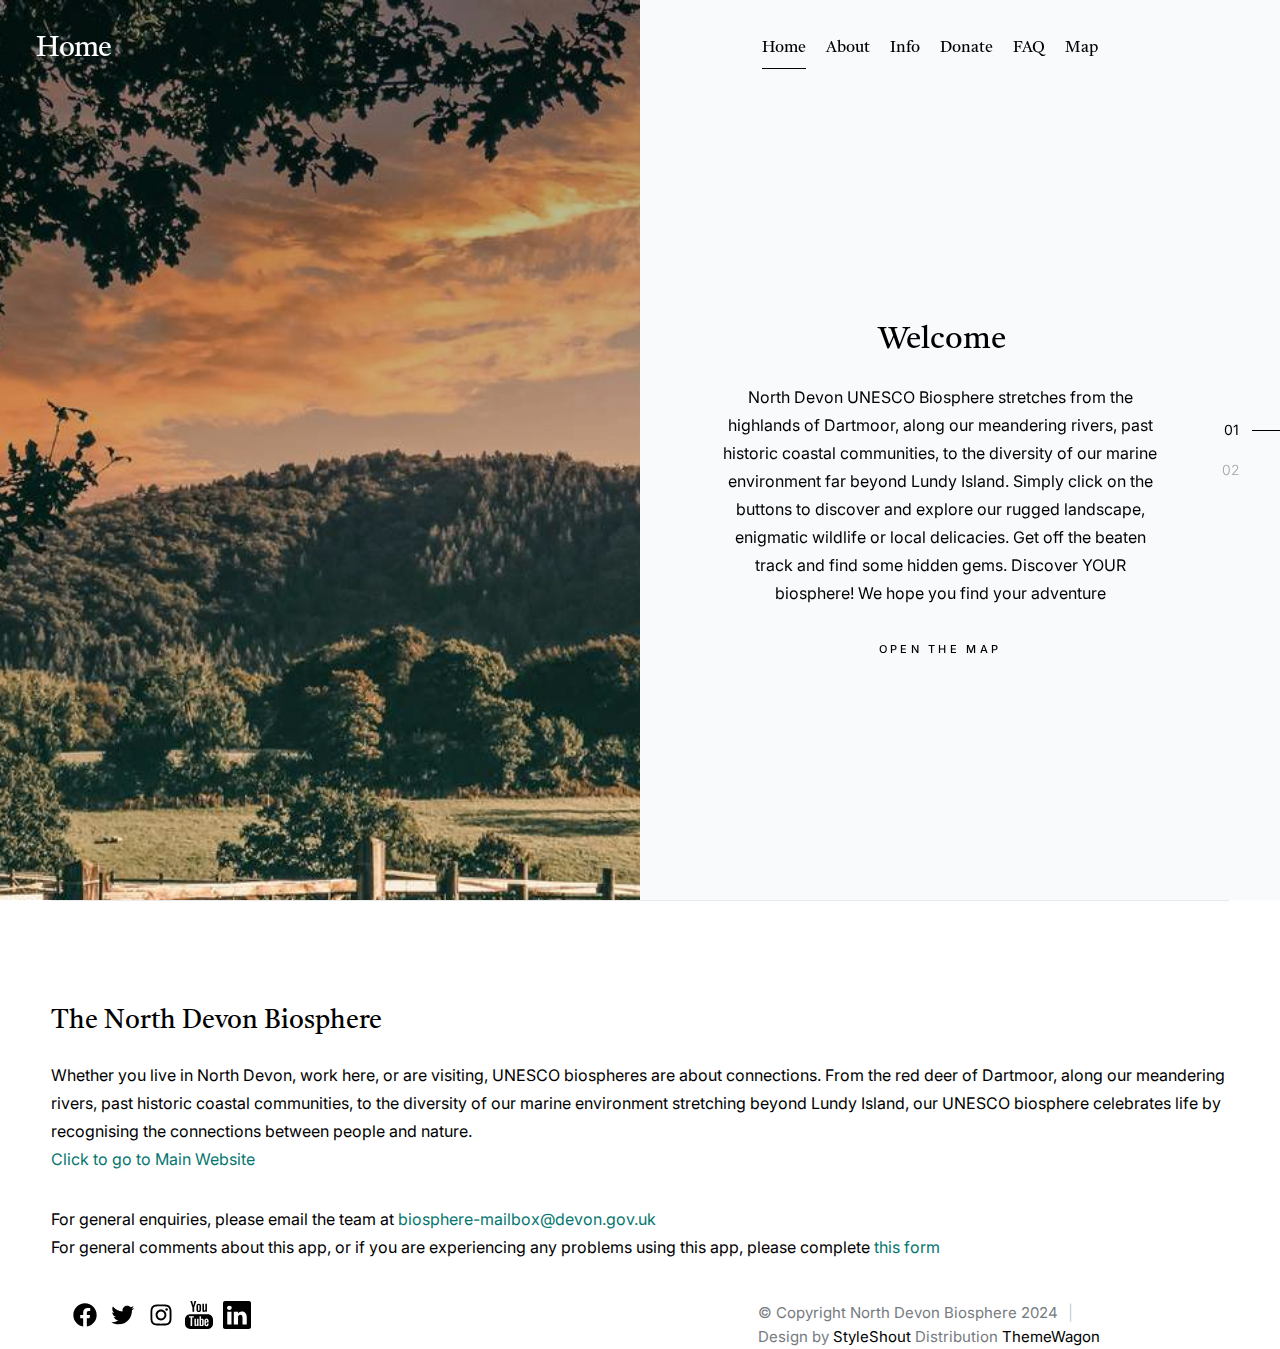
<file: index.html>
<!DOCTYPE html>
<html lang="en" class="no-js" >
<head>

    <!-- Google tag (gtag.js) -->
<script async src="https://www.googletagmanager.com/gtag/js?id=G-ZD3WV3B209"></script>
<script>
  window.dataLayer = window.dataLayer || [];
  function gtag(){dataLayer.push(arguments);}
  gtag('js', new Date());

  gtag('config', 'G-ZD3WV3B209');
</script>

    <!--- basic page needs
    ================================================== -->
    <meta charset="utf-8">
    <meta name="viewport" content="width=device-width, initial-scale=1">
    <title>North Devon Explorer</title>

    <script>
        document.documentElement.classList.remove('no-js');
        document.documentElement.classList.add('js');
    </script>

    <!-- CSS
    ================================================== -->
    <link rel="stylesheet" href="css/vendor.css">
    <link rel="stylesheet" href="css/styles.css">

    <!-- favicons
    ================================================== -->
    <link rel="apple-touch-icon" sizes="180x180" href="logo.png">
    <link rel="icon" type="image/png" sizes="32x32" href="logo.png">
    <link rel="icon" type="image/png" sizes="16x16" href="logo.png">
    <link rel="manifest" href="site.webmanifest">

</head>


<body id="top">


    <!-- preloader
    ================================================== -->
    <div id="preloader">
        <div id="loader" class="dots-fade">
            <div></div>
            <div></div>
            <div></div>
        </div>
    </div>


    <!-- page wrap
    ================================================== -->
    <div id="page" class="s-pagewrap ss-home">


        <!-- # site header 
        ================================================== -->
        <header id="masthead" class="s-header">
            <div class="s-header__branding">
                <p class="site-title" style="color:white;">
                    Home
                </p>
            </div>

            <div class="row s-header__navigation">

                <nav class="s-header__nav-wrap">
    
                    <h3 class="s-header__nav-heading">Navigate to</h3>
    
                    <ul class="s-header__nav">
                        <li class="current-menu-item"><a href="index.html" title="">Home</a></li>
                        <li><a href="about.html" title="">About</a></li>
                        <li><a href="info.html" title="">Info</a></li>
                        <li><a href="donate.html" title="">Donate</a></li>
                        <li><a href="faq.html" title="">FAQ</a></li>
                        <li><a href="map.html" title="">Map</a></li>
                    </ul> <!-- end s-header__nav -->

                </nav> <!-- end s-header__nav-wrap -->
    
            </div> <!-- end s-header__navigation -->


            <a class="s-header__menu-toggle" href="#0"><span>Menu</span></a>

        </header> <!-- end s-header -->


        <!-- # site-content
        ================================================== -->
        <section id="content" class="s-content">


            <!-- hero -->
            <div class="hero">

                <div class="hero__slider swiper-container">

                    <div class="swiper-wrapper">
                        <article class="hero__slide swiper-slide">
                            <div class="hero__entry-image" style="background-image: url('images/Image.jpeg');"></div>
                            <div class="hero__entry-text">
                                <div class="hero__entry-text-inner">
                                    <div class="hero__entry-meta">
                                        <span class="cat-links">
                                            <h3>Welcome</h3>
                                        </span>
                                    </div>
                                    <p class="hero__entry-desc">
                                        North Devon UNESCO Biosphere stretches from the highlands of Dartmoor, along our meandering rivers, past historic coastal communities, to the diversity of our marine environment far beyond Lundy Island. Simply click on the buttons to discover and explore our rugged landscape, enigmatic wildlife or local delicacies. Get off the beaten track and find some hidden gems. Discover YOUR biosphere! We hope you find your adventure 
                                    </p>
                                    <a class="hero__more-link" href="map.html">Open the Map</a>
                                </div>
                            </div>
                        </article>
                        <article class="hero__slide swiper-slide">
                            <div class="hero__entry-image" style="background-image: url('images/discover.jpg');"></div>
                            <div class="hero__entry-text">
                                <div class="hero__entry-text-inner">
                                    <div class="hero__entry-meta">
                                        <span class="cat-links">
                                            <h3>Towns DSCVR App</h3>
                                        </span>
                                    </div>
                                    <p class="hero__entry-desc">
                                        Whether you are shopping, looking for events, places to visit, looking for interesting stuff to do or want to find who has a promotion running - you’ll find it on the dscvr app. From high street chains to quirky independents, upcoming events, open spaces to explore, walking and biking trails, gigs, galleries and ‘hidden gems’, family and dog friendly places – the dscvr app has it all. Whether you are a visitor or a local, there is always something new for you.
                                    </p>
                                    <a class="hero__more-link" href="http://onelink.to/ckzsvb" target="_blank">Download the App </a>
                                </div>
                            </div>
                        </article>
                    </div> <!-- swiper-wrapper -->

                    <div class="swiper-pagination"></div>
    
                </div> <!-- end hero slider -->


            </div> <!-- end hero -->


            

        </section> <!-- end s-content -->


        <!-- # site-footer
        ================================================== -->
        <footer>

            <div class="row s-footer__main">

                <div class=" md-6 tab-12 s-footer__about">
                    <h4>The North Devon Biosphere</h4>

                    <p>
                        Whether you live in North Devon, work here, or are visiting, UNESCO biospheres are about connections. ​From the red deer of Dartmoor, along our meandering rivers, past historic coastal communities, to the diversity of our marine environment stretching beyond Lundy Island, our UNESCO biosphere celebrates life by recognising the connections between people and nature. 
                    </br><a href="https://www.northdevonbiosphere.org.uk/" target="_blank">Click to go to Main Website</a>
                    </p>
                    <p>For general enquiries, please email the team at <a href="mailto:biosphere-mailbox@devon.gov.uk" target="_blank">biosphere-mailbox@devon.gov.uk</a>
                </br>For general comments about this app, or if you are experiencing any problems using this app, please complete <a href="https://forms.monday.com/forms/00adfb15cc0f786d20a660033bc6b876?r=use1" target="_blank">this form</a></p>
                </div> <!-- end s-footer__about -->

                
            </div> <!-- end s-footer__main -->

            <div class="row s-footer__bottom">

                <div class="column lg-7 md-6 tab-12">
                    <ul class="s-footer__social">
                        <li>
                            <a href="https://www.facebook.com/NorthDevonBiosphere/" target="_blank">
                                <svg xmlns="http://www.w3.org/2000/svg" width="24" height="24" viewBox="0 0 24 24" style="fill: rgba(0, 0, 0, 1);transform: ;msFilter:;"><path d="M12.001 2.002c-5.522 0-9.999 4.477-9.999 9.999 0 4.99 3.656 9.126 8.437 9.879v-6.988h-2.54v-2.891h2.54V9.798c0-2.508 1.493-3.891 3.776-3.891 1.094 0 2.24.195 2.24.195v2.459h-1.264c-1.24 0-1.628.772-1.628 1.563v1.875h2.771l-.443 2.891h-2.328v6.988C18.344 21.129 22 16.992 22 12.001c0-5.522-4.477-9.999-9.999-9.999z"></path></svg>
                                <span class="u-screen-reader-text">Facebook</span>
                            </a>
                        </li>
                        <li>
                            <a href="https://twitter.com/NDevonBiosphere" target="_blank">
                                <svg xmlns="http://www.w3.org/2000/svg" width="24" height="24" viewBox="0 0 24 24" style="fill:rgba(0, 0, 0, 1);transform:;-ms-filter:"><path d="M19.633,7.997c0.013,0.175,0.013,0.349,0.013,0.523c0,5.325-4.053,11.461-11.46,11.461c-2.282,0-4.402-0.661-6.186-1.809 c0.324,0.037,0.636,0.05,0.973,0.05c1.883,0,3.616-0.636,5.001-1.721c-1.771-0.037-3.255-1.197-3.767-2.793 c0.249,0.037,0.499,0.062,0.761,0.062c0.361,0,0.724-0.05,1.061-0.137c-1.847-0.374-3.23-1.995-3.23-3.953v-0.05 c0.537,0.299,1.16,0.486,1.82,0.511C3.534,9.419,2.823,8.184,2.823,6.787c0-0.748,0.199-1.434,0.548-2.032 c1.983,2.443,4.964,4.04,8.306,4.215c-0.062-0.3-0.1-0.611-0.1-0.923c0-2.22,1.796-4.028,4.028-4.028 c1.16,0,2.207,0.486,2.943,1.272c0.91-0.175,1.782-0.512,2.556-0.973c-0.299,0.935-0.936,1.721-1.771,2.22 c0.811-0.088,1.597-0.312,2.319-0.624C21.104,6.712,20.419,7.423,19.633,7.997z"></path></svg>
                                <span class="u-screen-reader-text">X.com</span>
                            </a>
                        </li>
                        <li>
                            <a href="https://www.instagram.com/northdevonbiosphere/" target="_blank">
                                <svg xmlns="http://www.w3.org/2000/svg" width="24" height="24" viewBox="0 0 24 24" style="fill:rgba(0, 0, 0, 1);transform:;-ms-filter:"><path d="M11.999,7.377c-2.554,0-4.623,2.07-4.623,4.623c0,2.554,2.069,4.624,4.623,4.624c2.552,0,4.623-2.07,4.623-4.624 C16.622,9.447,14.551,7.377,11.999,7.377L11.999,7.377z M11.999,15.004c-1.659,0-3.004-1.345-3.004-3.003 c0-1.659,1.345-3.003,3.004-3.003s3.002,1.344,3.002,3.003C15.001,13.659,13.658,15.004,11.999,15.004L11.999,15.004z"></path><circle cx="16.806" cy="7.207" r="1.078"></circle><path d="M20.533,6.111c-0.469-1.209-1.424-2.165-2.633-2.632c-0.699-0.263-1.438-0.404-2.186-0.42 c-0.963-0.042-1.268-0.054-3.71-0.054s-2.755,0-3.71,0.054C7.548,3.074,6.809,3.215,6.11,3.479C4.9,3.946,3.945,4.902,3.477,6.111 c-0.263,0.7-0.404,1.438-0.419,2.186c-0.043,0.962-0.056,1.267-0.056,3.71c0,2.442,0,2.753,0.056,3.71 c0.015,0.748,0.156,1.486,0.419,2.187c0.469,1.208,1.424,2.164,2.634,2.632c0.696,0.272,1.435,0.426,2.185,0.45 c0.963,0.042,1.268,0.055,3.71,0.055s2.755,0,3.71-0.055c0.747-0.015,1.486-0.157,2.186-0.419c1.209-0.469,2.164-1.424,2.633-2.633 c0.263-0.7,0.404-1.438,0.419-2.186c0.043-0.962,0.056-1.267,0.056-3.71s0-2.753-0.056-3.71C20.941,7.57,20.801,6.819,20.533,6.111z M19.315,15.643c-0.007,0.576-0.111,1.147-0.311,1.688c-0.305,0.787-0.926,1.409-1.712,1.711c-0.535,0.199-1.099,0.303-1.67,0.311 c-0.95,0.044-1.218,0.055-3.654,0.055c-2.438,0-2.687,0-3.655-0.055c-0.569-0.007-1.135-0.112-1.669-0.311 c-0.789-0.301-1.414-0.923-1.719-1.711c-0.196-0.534-0.302-1.099-0.311-1.669c-0.043-0.95-0.053-1.218-0.053-3.654 c0-2.437,0-2.686,0.053-3.655c0.007-0.576,0.111-1.146,0.311-1.687c0.305-0.789,0.93-1.41,1.719-1.712 c0.534-0.198,1.1-0.303,1.669-0.311c0.951-0.043,1.218-0.055,3.655-0.055c2.437,0,2.687,0,3.654,0.055 c0.571,0.007,1.135,0.112,1.67,0.311c0.786,0.303,1.407,0.925,1.712,1.712c0.196,0.534,0.302,1.099,0.311,1.669 c0.043,0.951,0.054,1.218,0.054,3.655c0,2.436,0,2.698-0.043,3.654H19.315z"></path></svg>
                                <span class="u-screen-reader-text">Instagram</span>
                            </a>
                        </li>
                        <li>
                            <a href="https://www.youtube.com/user/NDCCSADMIN" target="_blank">
                                <svg xmlns="http://www.w3.org/2000/svg" width="24" height="24" viewBox="0 0 24 24" fill="#000"><path d="M19.62 11.43c2.35 0 4.26 1.9 4.37 4.27l.01.21v3.6c0 2.4-1.85 4.37-4.17 4.48l-.21.01H4.38a4.43 4.43 0 0 1-4.37-4.27L0 19.52v-3.6c0-2.4 1.85-4.37 4.17-4.48H19.62zm-1.15 3.64c-.54 0-.98.17-1.33.5-.3.3-.47.68-.5 1.12l-.01.2v2.8c0 .59.15 1.06.46 1.4.32.34.75.51 1.29.51.6 0 1.06-.16 1.36-.48.27-.29.42-.7.45-1.23l.01-.21v-.32h-1.25v.28c0 .37-.04.6-.12.71-.08.11-.22.16-.42.16-.2 0-.33-.06-.41-.19-.07-.1-.1-.28-.12-.52V18.47h2.32V16.9c0-.59-.15-1.04-.45-1.35-.3-.32-.72-.47-1.28-.47zm-9.14.15H8.12v5.2c0 .36.07.64.21.82.14.19.35.28.63.28.23 0 .47-.06.71-.2.2-.1.38-.24.56-.43l.14-.14v.68h1.21v-6.21h-1.2v4.72c-.12.13-.25.24-.39.33a.68.68 0 0 1-.33.13c-.12 0-.2-.03-.25-.1a.44.44 0 0 1-.07-.21V15.22zm4.4-2.2H12.5v8.4h1.22v-.47a1.42 1.42 0 0 0 1.15.56c.37 0 .65-.12.83-.35.17-.2.26-.48.28-.83l.01-.18V16.7c0-.5-.1-.9-.3-1.16-.2-.26-.5-.4-.88-.4-.2 0-.38.05-.57.15-.13.08-.26.18-.39.3l-.13.13v-2.7zm-6.15 0h-4.2v1.22H4.8v7.19h1.37v-7.2h1.41v-1.22zm6.65 3.11c.17 0 .3.05.38.16.07.09.11.2.12.36V19.97c0 .2-.03.35-.1.43-.07.1-.17.14-.32.14a.7.7 0 0 1-.49-.2l-.1-.1v-3.86a.87.87 0 0 1 .26-.19.59.59 0 0 1 .25-.06zm4.19.02c.18 0 .32.06.4.17.07.09.11.23.13.41v.78h-1.07v-.63c0-.26.04-.45.12-.56.09-.11.23-.17.42-.17zM11.85 2.26c.57 0 1.03.17 1.4.5.32.29.5.66.53 1.1v3.71a1.8 1.8 0 0 1-.52 1.38c-.36.33-.85.5-1.47.5-.6 0-1.07-.18-1.43-.52-.32-.3-.5-.7-.53-1.2l-.01-.19V4c0-.53.18-.96.55-1.27.37-.31.86-.47 1.48-.47zm4.41.17v5.25c0 .16.03.28.09.35.05.07.15.1.28.1.1 0 .22-.04.38-.14.15-.1.3-.22.42-.36v-5.2h1.37v6.84h-1.37v-.75c-.25.28-.51.49-.79.63-.27.15-.53.22-.79.22-.32 0-.55-.1-.72-.3-.15-.2-.23-.51-.23-.92V2.43h1.36zM6.1 0l1 3.7h.1L8.13 0h1.57L7.9 5.43v3.84H6.39V5.6L4.55 0H6.1zm5.69 3.45a.6.6 0 0 0-.4.13.46.46 0 0 0-.16.28v3.81c0 .19.04.33.14.44.1.1.24.15.42.15a.6.6 0 0 0 .44-.16c.09-.08.14-.19.16-.32V3.95a.45.45 0 0 0-.16-.37.67.67 0 0 0-.44-.13z"/></svg>                                <span class="u-screen-reader-text">Pinterest</span>
                                <span class="u-screen-reader-text">YouTube</span>
                            </a>
                        </li>
                        <li>
                            <a href="https://www.linkedin.com/company/north-devon-biosphere/" target="_blank">
                                <svg xmlns="http://www.w3.org/2000/svg" width="24" height="24" viewBox="0 0 24 24" fill="#000"><path d="M22.23 0H1.77C.8 0 0 .77 0 1.72v20.56C0 23.23.8 24 1.77 24h20.46c.98 0 1.77-.77 1.77-1.72V1.72C24 .77 23.2 0 22.23 0zM7.27 20.1H3.65V9.24h3.62V20.1zM5.47 7.76h-.03c-1.22 0-2-.83-2-1.87 0-1.06.8-1.87 2.05-1.87 1.24 0 2 .8 2.02 1.87 0 1.04-.78 1.87-2.05 1.87zM20.34 20.1h-3.63v-5.8c0-1.45-.52-2.45-1.83-2.45-1 0-1.6.67-1.87 1.32-.1.23-.11.55-.11.88v6.05H9.28s.05-9.82 0-10.84h3.63v1.54a3.6 3.6 0 0 1 3.26-1.8c2.39 0 4.18 1.56 4.18 4.89v6.21z"/></svg>
                                <span class="u-screen-reader-text">LinkedIn</span>
                            </a>
                        </li>
                    </ul>
                </div>
                <div class="column lg-5 md-6 tab-12">
                    <div class="ss-copyright">
                        <span>© Copyright North Devon Biosphere 2024</span> 
                        <span>Design by <a href="https://www.styleshout.com/">StyleShout</a> Distribution <a href="https://themewagon.com">ThemeWagon</a></span>
                    </div>
                </div>

            </div> <!-- end s-footer__bottom -->
           
            <div class="ss-go-top">
                <a class="smoothscroll" title="Back to Top" href="#top">
                    <svg width="24" height="24" fill="none" viewBox="0 0 24 24">
                        <path stroke="currentColor" stroke-linecap="round" stroke-linejoin="round" stroke-width="1.5" d="M17.25 10.25L12 4.75L6.75 10.25"/>
                        <path stroke="currentColor" stroke-linecap="round" stroke-linejoin="round" stroke-width="1.5" d="M12 19.25V5.75"/>
                    </svg>
                </a>
            </div> <!-- end ss-go-top -->

        </footer><!-- end s-footer -->


    <!-- Java Script
    ================================================== -->
    <script src="js/plugins.js"></script>
    <script src="js/main.js"></script>

</body>
</html>
</file>
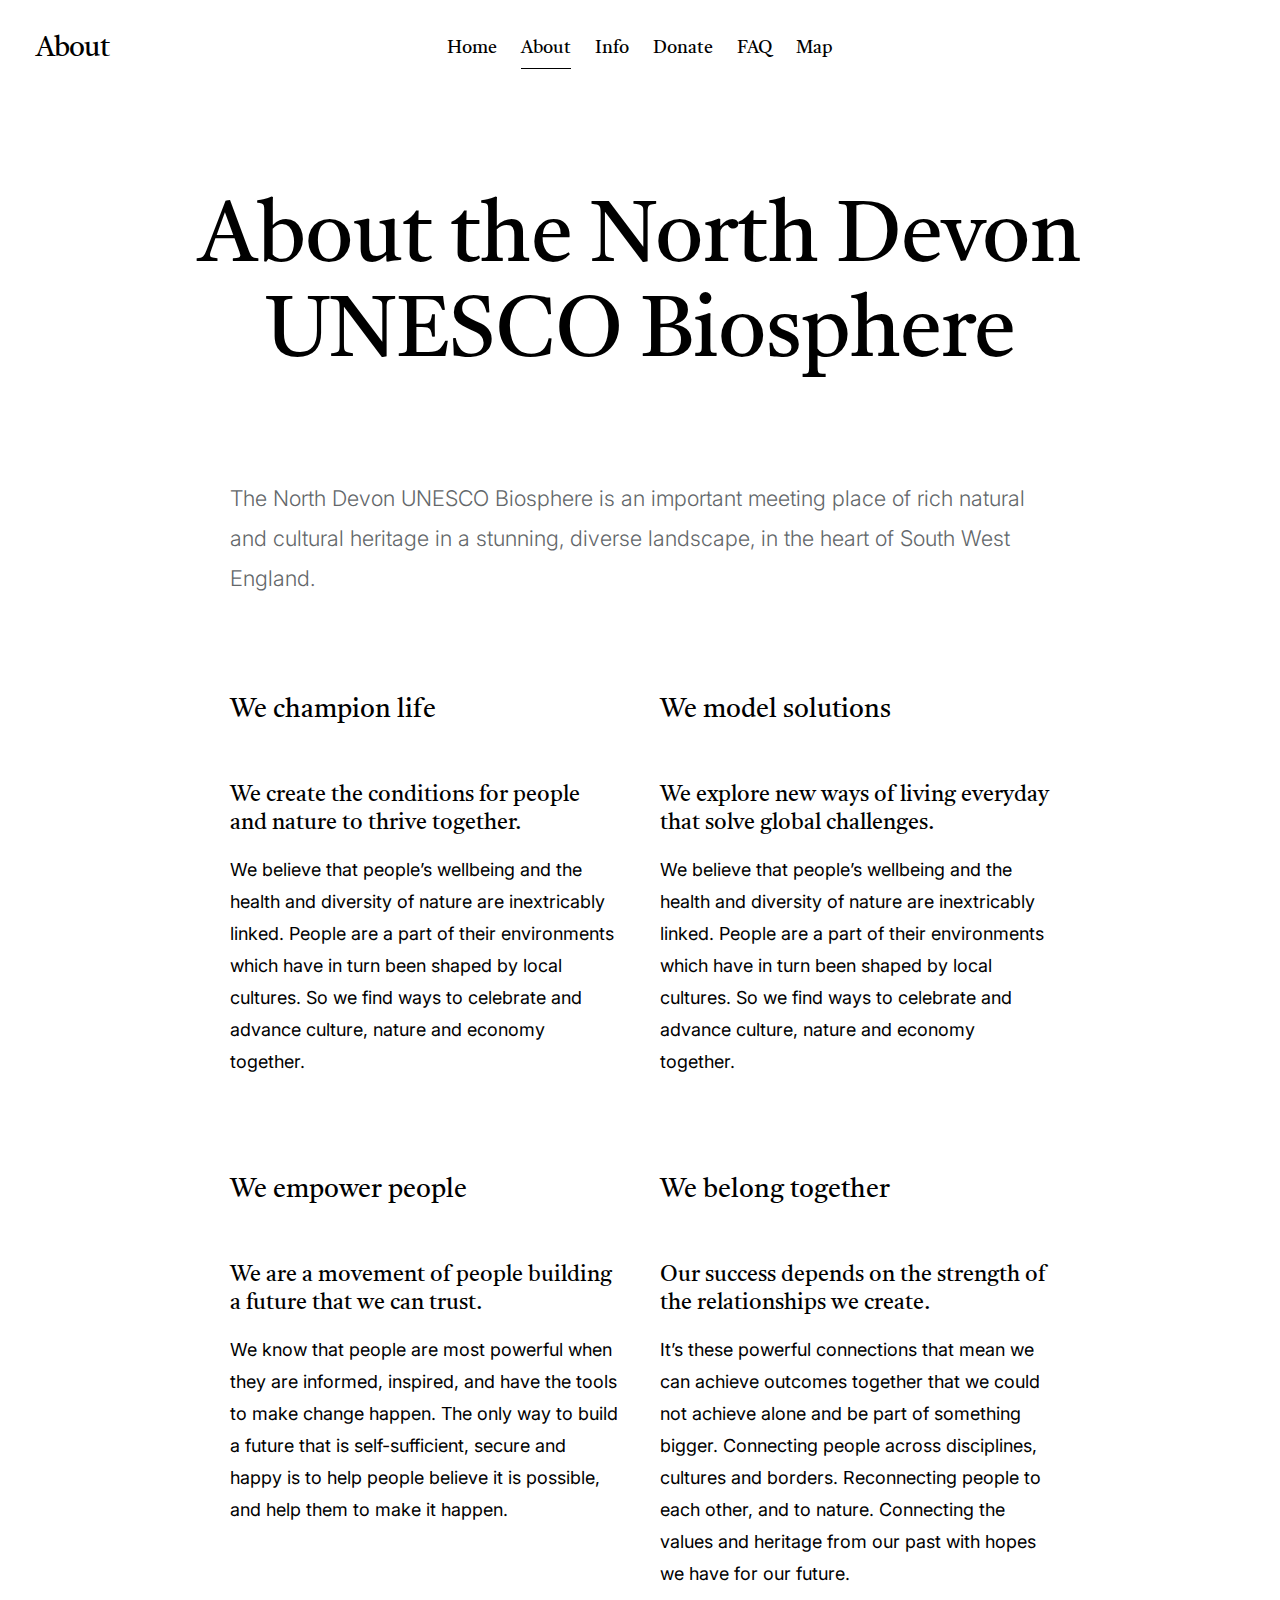
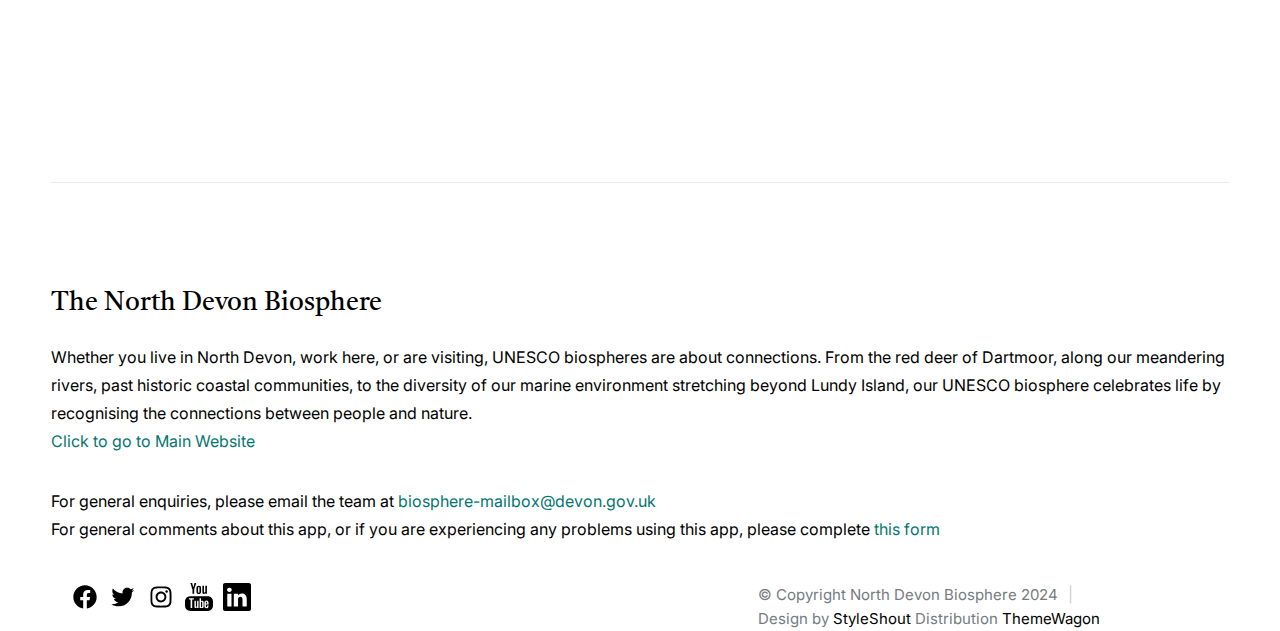
<file: about.html>
<!DOCTYPE html>
<html lang="en" class="no-js" >
<head>
<!-- Google tag (gtag.js) -->
<script async src="https://www.googletagmanager.com/gtag/js?id=G-ZD3WV3B209"></script>
<script>
  window.dataLayer = window.dataLayer || [];
  function gtag(){dataLayer.push(arguments);}
  gtag('js', new Date());

  gtag('config', 'G-ZD3WV3B209');
</script>
    <!--- basic page needs
    ================================================== -->
    <meta charset="utf-8">
    <meta name="viewport" content="width=device-width, initial-scale=1">
    <title>About</title>

    <script>
        document.documentElement.classList.remove('no-js');
        document.documentElement.classList.add('js');
    </script>

    <!-- CSS
    ================================================== -->
    <link rel="stylesheet" href="css/vendor.css">
    <link rel="stylesheet" href="css/styles.css">

    <!-- favicons
    ================================================== -->
    <link rel="apple-touch-icon" sizes="180x180" href="logo.png">
    <link rel="icon" type="image/png" sizes="32x32" href="logo.png">
    <link rel="icon" type="image/png" sizes="16x16" href="logo.png">
    <link rel="manifest" href="site.webmanifest">

</head>

<body id="top">


    <!-- preloader
    ================================================== -->
    <div id="preloader">
        <div id="loader" class="dots-fade">
            <div></div>
            <div></div>
            <div></div>
        </div>
    </div>


    <!-- page wrap
    ================================================== -->
    <div id="page" class="s-pagewrap">


        <!-- # site header 
        ================================================== -->
        <header id="masthead" class="s-header">
            <div class="s-header__branding">
                <p class="site-title">
                    About
                </p>
            </div>


            <div class="row s-header__navigation">

                <nav class="s-header__nav-wrap">
    
                    <h3 class="s-header__nav-heading">Navigate to</h3>
    
                    <ul class="s-header__nav">
                        <li><a href="index.html" title="">Home</a></li>
                        <li class="current-menu-item"><a href="about.html" title="">About</a></li>
                        <li><a href="info.html" title="">Info</a></li>
                        <li><a href="donate.html" title="">Donate</a></li>
                        <li><a href="faq.html" title="">FAQ</a></li>
                        <li><a href="map.html" title="">Map</a></li>
                    </ul> <!-- end s-header__nav -->

                </nav> <!-- end s-header__nav-wrap -->
    
            </div> <!-- end s-header__navigation -->



            <a class="s-header__menu-toggle" href="#0"><span>Menu</span></a>

        </header> <!-- end s-header -->


        <!-- # site-content
        ================================================== -->
        <div id="content" class="s-content s-content--page">

                <div class="row entry-wrap">
                    <div class="column lg-12">

                        <article class="entry">

                            <header class="entry__header entry__header--narrow">
    
                                <h1 class="entry__title">
                                    About the North Devon UNESCO Biosphere
                                </h1>
    
                            </header>

                            <div class="content-primary">

                                <div class="entry__content">
        
                                    <p class="lead">
                                        The North Devon UNESCO Biosphere is an important meeting place of rich natural and cultural heritage in a stunning, diverse landscape, in the heart of South West England. </p> 

                                    <div class="row block-lg-one-half block-tab-whole">
                                        <div class="column">
                                            <h4>We champion life</h4>
                                            <h5>We create the conditions for people and nature to thrive together.</h5>
                                            <p>
                                                We believe that people’s wellbeing and the health and diversity of nature are inextricably linked. People are a part of their environments which have in turn been shaped by local cultures. So we find ways to celebrate and advance culture, nature and economy together.
                                                </p>
                                        </div>
                                        <div class="column">
                                            <h4>We model solutions</h4>
                                            <h5>We explore new ways of living everyday that solve global challenges.
                                            </h5>
                                            <p>
                                                We believe that people’s wellbeing and the health and diversity of nature are inextricably linked. People are a part of their environments which have in turn been shaped by local cultures. So we find ways to celebrate and advance culture, nature and economy together.
                                                </p>
                                        </div>
                                        <div class="column">
                                            <h4>We empower people</h4>
                                            <h5>We are a movement of people building a future that we can trust.</h5>
                                            <p>We know that people are most powerful when they are informed, inspired, and have the tools to make change happen. The only way to build a future that is self-sufficient, secure and happy is to help people believe it is possible, and help them to make it happen.
                                                </p>
                                        </div>
                                        <div class="column">
                                            <h4>We belong together</h4>
                                            <h5>Our success depends on the strength of the relationships we create.</h5>
                                            <p>
                                                It’s these powerful connections that mean we can achieve outcomes together that we could not achieve alone and be part of something bigger. Connecting people across disciplines, cultures and borders. Reconnecting people to each other, and to nature. Connecting the values and heritage from our past with hopes we have for our future.
                                                </p>
                                        </div>
                                    </div>

                            </div> <!-- end content-primary -->

                        </article> <!-- end entry -->

                    </div>
                </div> <!-- end entry-wrap -->

        </section> <!-- end s-content -->


<!-- # site-footer
        ================================================== -->
        <footer>

            <div class="row s-footer__main">

                <div class=" md-6 tab-12 s-footer__about">
                    <h4>The North Devon Biosphere</h4>

                    <p>
                        Whether you live in North Devon, work here, or are visiting, UNESCO biospheres are about connections. ​From the red deer of Dartmoor, along our meandering rivers, past historic coastal communities, to the diversity of our marine environment stretching beyond Lundy Island, our UNESCO biosphere celebrates life by recognising the connections between people and nature. 
                    </br><a href="https://www.northdevonbiosphere.org.uk/" target="_blank">Click to go to Main Website</a>
                    </p>
                    <p>For general enquiries, please email the team at <a href="mailto:biosphere-mailbox@devon.gov.uk" target="_blank">biosphere-mailbox@devon.gov.uk</a>
                </br>For general comments about this app, or if you are experiencing any problems using this app, please complete <a href="https://forms.monday.com/forms/00adfb15cc0f786d20a660033bc6b876?r=use1" target="_blank">this form</a></p>
                </div> <!-- end s-footer__about -->

                
            </div> <!-- end s-footer__main -->

            <div class="row s-footer__bottom">

                <div class="column lg-7 md-6 tab-12">
                    <ul class="s-footer__social">
                        <li>
                            <a href="https://www.facebook.com/NorthDevonBiosphere/" target="_blank">
                                <svg xmlns="http://www.w3.org/2000/svg" width="24" height="24" viewBox="0 0 24 24" style="fill: rgba(0, 0, 0, 1);transform: ;msFilter:;"><path d="M12.001 2.002c-5.522 0-9.999 4.477-9.999 9.999 0 4.99 3.656 9.126 8.437 9.879v-6.988h-2.54v-2.891h2.54V9.798c0-2.508 1.493-3.891 3.776-3.891 1.094 0 2.24.195 2.24.195v2.459h-1.264c-1.24 0-1.628.772-1.628 1.563v1.875h2.771l-.443 2.891h-2.328v6.988C18.344 21.129 22 16.992 22 12.001c0-5.522-4.477-9.999-9.999-9.999z"></path></svg>
                                <span class="u-screen-reader-text">Facebook</span>
                            </a>
                        </li>
                        <li>
                            <a href="https://twitter.com/NDevonBiosphere" target="_blank">
                                <svg xmlns="http://www.w3.org/2000/svg" width="24" height="24" viewBox="0 0 24 24" style="fill:rgba(0, 0, 0, 1);transform:;-ms-filter:"><path d="M19.633,7.997c0.013,0.175,0.013,0.349,0.013,0.523c0,5.325-4.053,11.461-11.46,11.461c-2.282,0-4.402-0.661-6.186-1.809 c0.324,0.037,0.636,0.05,0.973,0.05c1.883,0,3.616-0.636,5.001-1.721c-1.771-0.037-3.255-1.197-3.767-2.793 c0.249,0.037,0.499,0.062,0.761,0.062c0.361,0,0.724-0.05,1.061-0.137c-1.847-0.374-3.23-1.995-3.23-3.953v-0.05 c0.537,0.299,1.16,0.486,1.82,0.511C3.534,9.419,2.823,8.184,2.823,6.787c0-0.748,0.199-1.434,0.548-2.032 c1.983,2.443,4.964,4.04,8.306,4.215c-0.062-0.3-0.1-0.611-0.1-0.923c0-2.22,1.796-4.028,4.028-4.028 c1.16,0,2.207,0.486,2.943,1.272c0.91-0.175,1.782-0.512,2.556-0.973c-0.299,0.935-0.936,1.721-1.771,2.22 c0.811-0.088,1.597-0.312,2.319-0.624C21.104,6.712,20.419,7.423,19.633,7.997z"></path></svg>
                                <span class="u-screen-reader-text">X.com</span>
                            </a>
                        </li>
                        <li>
                            <a href="https://www.instagram.com/northdevonbiosphere/" target="_blank">
                                <svg xmlns="http://www.w3.org/2000/svg" width="24" height="24" viewBox="0 0 24 24" style="fill:rgba(0, 0, 0, 1);transform:;-ms-filter:"><path d="M11.999,7.377c-2.554,0-4.623,2.07-4.623,4.623c0,2.554,2.069,4.624,4.623,4.624c2.552,0,4.623-2.07,4.623-4.624 C16.622,9.447,14.551,7.377,11.999,7.377L11.999,7.377z M11.999,15.004c-1.659,0-3.004-1.345-3.004-3.003 c0-1.659,1.345-3.003,3.004-3.003s3.002,1.344,3.002,3.003C15.001,13.659,13.658,15.004,11.999,15.004L11.999,15.004z"></path><circle cx="16.806" cy="7.207" r="1.078"></circle><path d="M20.533,6.111c-0.469-1.209-1.424-2.165-2.633-2.632c-0.699-0.263-1.438-0.404-2.186-0.42 c-0.963-0.042-1.268-0.054-3.71-0.054s-2.755,0-3.71,0.054C7.548,3.074,6.809,3.215,6.11,3.479C4.9,3.946,3.945,4.902,3.477,6.111 c-0.263,0.7-0.404,1.438-0.419,2.186c-0.043,0.962-0.056,1.267-0.056,3.71c0,2.442,0,2.753,0.056,3.71 c0.015,0.748,0.156,1.486,0.419,2.187c0.469,1.208,1.424,2.164,2.634,2.632c0.696,0.272,1.435,0.426,2.185,0.45 c0.963,0.042,1.268,0.055,3.71,0.055s2.755,0,3.71-0.055c0.747-0.015,1.486-0.157,2.186-0.419c1.209-0.469,2.164-1.424,2.633-2.633 c0.263-0.7,0.404-1.438,0.419-2.186c0.043-0.962,0.056-1.267,0.056-3.71s0-2.753-0.056-3.71C20.941,7.57,20.801,6.819,20.533,6.111z M19.315,15.643c-0.007,0.576-0.111,1.147-0.311,1.688c-0.305,0.787-0.926,1.409-1.712,1.711c-0.535,0.199-1.099,0.303-1.67,0.311 c-0.95,0.044-1.218,0.055-3.654,0.055c-2.438,0-2.687,0-3.655-0.055c-0.569-0.007-1.135-0.112-1.669-0.311 c-0.789-0.301-1.414-0.923-1.719-1.711c-0.196-0.534-0.302-1.099-0.311-1.669c-0.043-0.95-0.053-1.218-0.053-3.654 c0-2.437,0-2.686,0.053-3.655c0.007-0.576,0.111-1.146,0.311-1.687c0.305-0.789,0.93-1.41,1.719-1.712 c0.534-0.198,1.1-0.303,1.669-0.311c0.951-0.043,1.218-0.055,3.655-0.055c2.437,0,2.687,0,3.654,0.055 c0.571,0.007,1.135,0.112,1.67,0.311c0.786,0.303,1.407,0.925,1.712,1.712c0.196,0.534,0.302,1.099,0.311,1.669 c0.043,0.951,0.054,1.218,0.054,3.655c0,2.436,0,2.698-0.043,3.654H19.315z"></path></svg>
                                <span class="u-screen-reader-text">Instagram</span>
                            </a>
                        </li>
                        <li>
                            <a href="https://www.youtube.com/user/NDCCSADMIN" target="_blank">
                                <svg xmlns="http://www.w3.org/2000/svg" width="24" height="24" viewBox="0 0 24 24" fill="#000"><path d="M19.62 11.43c2.35 0 4.26 1.9 4.37 4.27l.01.21v3.6c0 2.4-1.85 4.37-4.17 4.48l-.21.01H4.38a4.43 4.43 0 0 1-4.37-4.27L0 19.52v-3.6c0-2.4 1.85-4.37 4.17-4.48H19.62zm-1.15 3.64c-.54 0-.98.17-1.33.5-.3.3-.47.68-.5 1.12l-.01.2v2.8c0 .59.15 1.06.46 1.4.32.34.75.51 1.29.51.6 0 1.06-.16 1.36-.48.27-.29.42-.7.45-1.23l.01-.21v-.32h-1.25v.28c0 .37-.04.6-.12.71-.08.11-.22.16-.42.16-.2 0-.33-.06-.41-.19-.07-.1-.1-.28-.12-.52V18.47h2.32V16.9c0-.59-.15-1.04-.45-1.35-.3-.32-.72-.47-1.28-.47zm-9.14.15H8.12v5.2c0 .36.07.64.21.82.14.19.35.28.63.28.23 0 .47-.06.71-.2.2-.1.38-.24.56-.43l.14-.14v.68h1.21v-6.21h-1.2v4.72c-.12.13-.25.24-.39.33a.68.68 0 0 1-.33.13c-.12 0-.2-.03-.25-.1a.44.44 0 0 1-.07-.21V15.22zm4.4-2.2H12.5v8.4h1.22v-.47a1.42 1.42 0 0 0 1.15.56c.37 0 .65-.12.83-.35.17-.2.26-.48.28-.83l.01-.18V16.7c0-.5-.1-.9-.3-1.16-.2-.26-.5-.4-.88-.4-.2 0-.38.05-.57.15-.13.08-.26.18-.39.3l-.13.13v-2.7zm-6.15 0h-4.2v1.22H4.8v7.19h1.37v-7.2h1.41v-1.22zm6.65 3.11c.17 0 .3.05.38.16.07.09.11.2.12.36V19.97c0 .2-.03.35-.1.43-.07.1-.17.14-.32.14a.7.7 0 0 1-.49-.2l-.1-.1v-3.86a.87.87 0 0 1 .26-.19.59.59 0 0 1 .25-.06zm4.19.02c.18 0 .32.06.4.17.07.09.11.23.13.41v.78h-1.07v-.63c0-.26.04-.45.12-.56.09-.11.23-.17.42-.17zM11.85 2.26c.57 0 1.03.17 1.4.5.32.29.5.66.53 1.1v3.71a1.8 1.8 0 0 1-.52 1.38c-.36.33-.85.5-1.47.5-.6 0-1.07-.18-1.43-.52-.32-.3-.5-.7-.53-1.2l-.01-.19V4c0-.53.18-.96.55-1.27.37-.31.86-.47 1.48-.47zm4.41.17v5.25c0 .16.03.28.09.35.05.07.15.1.28.1.1 0 .22-.04.38-.14.15-.1.3-.22.42-.36v-5.2h1.37v6.84h-1.37v-.75c-.25.28-.51.49-.79.63-.27.15-.53.22-.79.22-.32 0-.55-.1-.72-.3-.15-.2-.23-.51-.23-.92V2.43h1.36zM6.1 0l1 3.7h.1L8.13 0h1.57L7.9 5.43v3.84H6.39V5.6L4.55 0H6.1zm5.69 3.45a.6.6 0 0 0-.4.13.46.46 0 0 0-.16.28v3.81c0 .19.04.33.14.44.1.1.24.15.42.15a.6.6 0 0 0 .44-.16c.09-.08.14-.19.16-.32V3.95a.45.45 0 0 0-.16-.37.67.67 0 0 0-.44-.13z"/></svg>                                <span class="u-screen-reader-text">Pinterest</span>
                                <span class="u-screen-reader-text">YouTube</span>
                            </a>
                        </li>
                        <li>
                            <a href="https://www.linkedin.com/company/north-devon-biosphere/" target="_blank">
                                <svg xmlns="http://www.w3.org/2000/svg" width="24" height="24" viewBox="0 0 24 24" fill="#000"><path d="M22.23 0H1.77C.8 0 0 .77 0 1.72v20.56C0 23.23.8 24 1.77 24h20.46c.98 0 1.77-.77 1.77-1.72V1.72C24 .77 23.2 0 22.23 0zM7.27 20.1H3.65V9.24h3.62V20.1zM5.47 7.76h-.03c-1.22 0-2-.83-2-1.87 0-1.06.8-1.87 2.05-1.87 1.24 0 2 .8 2.02 1.87 0 1.04-.78 1.87-2.05 1.87zM20.34 20.1h-3.63v-5.8c0-1.45-.52-2.45-1.83-2.45-1 0-1.6.67-1.87 1.32-.1.23-.11.55-.11.88v6.05H9.28s.05-9.82 0-10.84h3.63v1.54a3.6 3.6 0 0 1 3.26-1.8c2.39 0 4.18 1.56 4.18 4.89v6.21z"/></svg>
                                <span class="u-screen-reader-text">LinkedIn</span>
                            </a>
                        </li>
                    </ul>
                </div>
                <div class="column lg-5 md-6 tab-12">
                    <div class="ss-copyright">
                        <span>© Copyright North Devon Biosphere 2024</span> 
                        <span>Design by <a href="https://www.styleshout.com/">StyleShout</a> Distribution <a href="https://themewagon.com">ThemeWagon</a></span>
                    </div>
                </div>

            </div> <!-- end s-footer__bottom -->
           
            <div class="ss-go-top">
                <a class="smoothscroll" title="Back to Top" href="#top">
                    <svg width="24" height="24" fill="none" viewBox="0 0 24 24">
                        <path stroke="currentColor" stroke-linecap="round" stroke-linejoin="round" stroke-width="1.5" d="M17.25 10.25L12 4.75L6.75 10.25"/>
                        <path stroke="currentColor" stroke-linecap="round" stroke-linejoin="round" stroke-width="1.5" d="M12 19.25V5.75"/>
                    </svg>
                </a>
            </div> <!-- end ss-go-top -->

        </footer><!-- end s-footer -->


    <!-- Java Script
    ================================================== -->
    <script src="js/plugins.js"></script>
    <script src="js/main.js"></script>

</body>
</html>
</file>
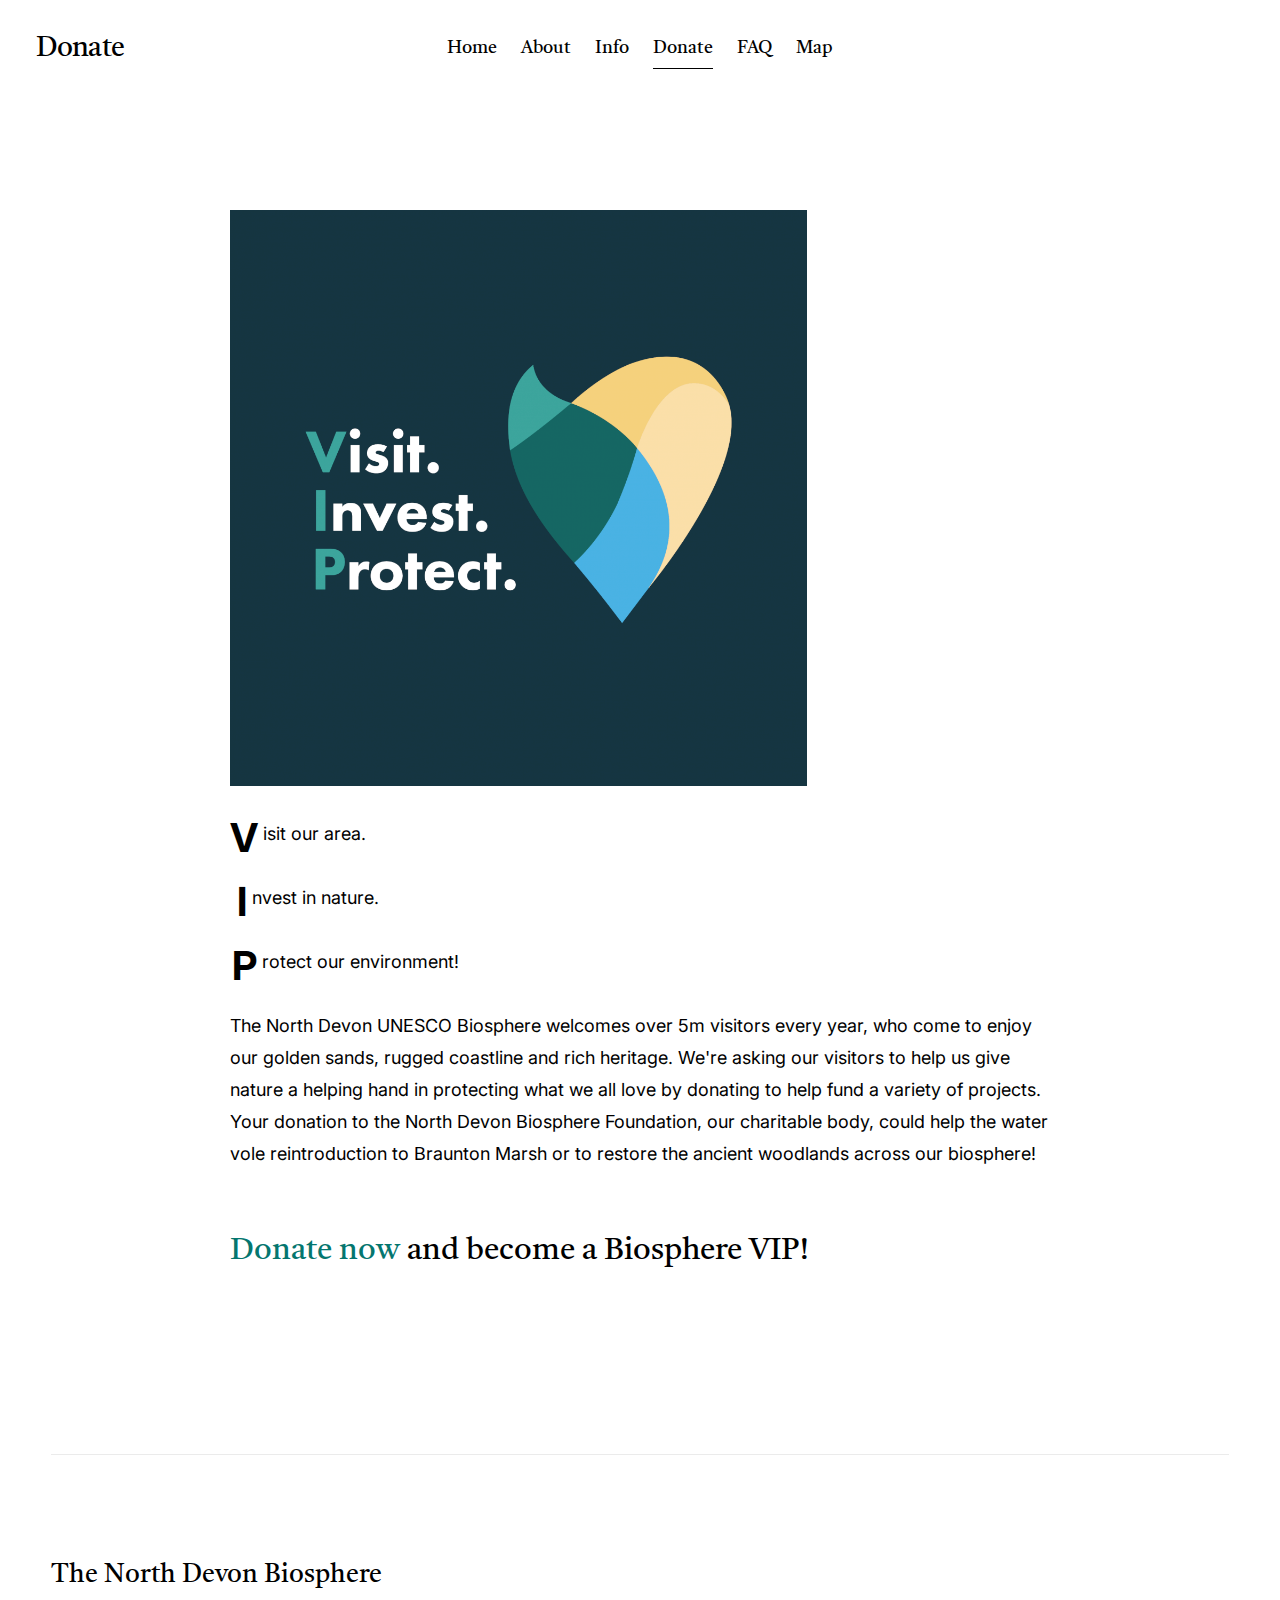
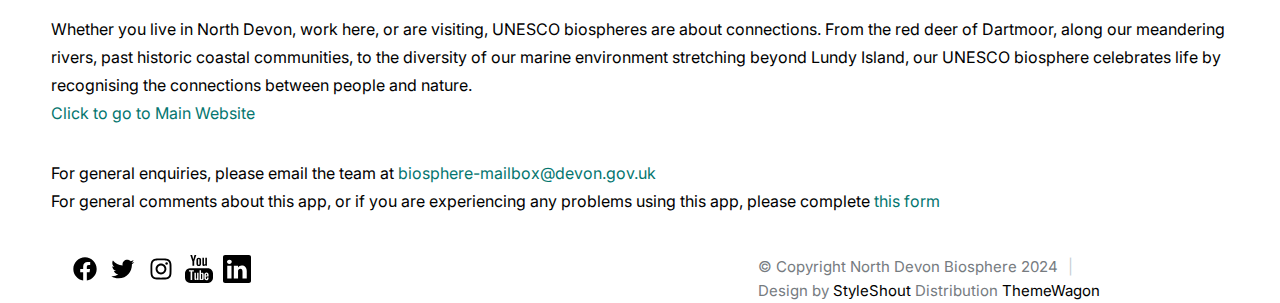
<file: donate.html>
<!DOCTYPE html>
<html lang="en" class="no-js" >
<head>
<!-- Google tag (gtag.js) -->
<script async src="https://www.googletagmanager.com/gtag/js?id=G-ZD3WV3B209"></script>
<script>
  window.dataLayer = window.dataLayer || [];
  function gtag(){dataLayer.push(arguments);}
  gtag('js', new Date());

  gtag('config', 'G-ZD3WV3B209');
</script>
    <!--- basic page needs
    ================================================== -->
    <meta charset="utf-8">
    <meta name="viewport" content="width=device-width, initial-scale=1">
    <title>Donate</title>

    <script>
        document.documentElement.classList.remove('no-js');
        document.documentElement.classList.add('js');
    </script>

    <!-- CSS
    ================================================== -->
    <link rel="stylesheet" href="css/vendor.css">
    <link rel="stylesheet" href="css/styles.css">

    <!-- favicons
    ================================================== -->
    <link rel="apple-touch-icon" sizes="180x180" href="logo.png">
    <link rel="icon" type="image/png" sizes="32x32" href="logo.png">
    <link rel="icon" type="image/png" sizes="16x16" href="logo.png">
    <link rel="manifest" href="site.webmanifest">

</head>

<body id="top">


    <!-- preloader
    ================================================== -->
    <div id="preloader">
        <div id="loader" class="dots-fade">
            <div></div>
            <div></div>
            <div></div>
        </div>
    </div>


    <!-- page wrap
    ================================================== -->
    <div id="page" class="s-pagewrap">


        <!-- # site header 
        ================================================== -->
        <header id="masthead" class="s-header">
            <div class="s-header__branding">
                <p class="site-title">
                    Donate
                </p>
            </div>

            <div class="row s-header__navigation">

                <nav class="s-header__nav-wrap">
    
                    <h3 class="s-header__nav-heading">Navigate to</h3>
    
                    <ul class="s-header__nav">
                        <li><a href="index.html" title="">Home</a></li>
                        <li><a href="about.html" title="">About</a></li>
                        <li><a href="info.html" title="">Info</a></li>
                        <li class="current-menu-item"><a href="donate.html" title="">Donate</a></li>
                        <li><a href="faq.html" title="">FAQ</a></li>
                        <li><a href="map.html" title="">Map</a></li>
                    </ul> <!-- end s-header__nav -->

                </nav> <!-- end s-header__nav-wrap -->
    
            </div> <!-- end s-header__navigation -->

            <a class="s-header__menu-toggle" href="#0"><span>Menu</span></a>

        </header> <!-- end s-header -->


        <!-- # site-content
        ================================================== -->
        <div id="content" class="s-content s-content--blog">

                <div class="row entry-wrap">
                    <div class="column lg-12">

                        <article class="entry format-standard">




                            <div class="content-primary">

                                    <figure style="align-items: center;">
                                        <img src="images/donate.png" 
                                          srcset="images/donate.png 2400w, 
                                          images/donate.png 1200w, 
                                          images/donate.png 600w" sizes="(max-width: 2400px) 100vw, 2400px" alt="">
                                    </figure>
                                    <p class="dropless-cap">Visit our area.</p>
                                    <p class="dropless-cap">&thinsp;&hairsp;Invest in nature.</p>
                                    <p class="dropless-cap">&hairsp;Protect our environment!</p>                           
            
                                    <p>
                                        The North Devon UNESCO Biosphere welcomes over 5m visitors every year, who come to enjoy our golden sands, rugged coastline and rich heritage. We're asking our visitors to help us give nature a helping hand in protecting what we all love by donating to help fund a variety of projects. Your donation to the North Devon Biosphere Foundation, our charitable body, could help the water vole reintroduction to Braunton Marsh or to restore the ancient woodlands across our biosphere!
                                    </p>
            
                                    <h3><a href="https://cafdonate.cafonline.org/20314" target="_blank">Donate now</a> and become a Biosphere VIP!</h3>


                            </div> <!-- end content-primary -->

                        </article> <!-- end entry -->

                       

                    </div>
                </div> <!-- end entry-wrap -->
        </section> <!-- end s-content -->


<!-- # site-footer
        ================================================== -->
        <footer>

            <div class="row s-footer__main">

                <div class=" md-6 tab-12 s-footer__about">
                    <h4>The North Devon Biosphere</h4>

                    <p>
                        Whether you live in North Devon, work here, or are visiting, UNESCO biospheres are about connections. ​From the red deer of Dartmoor, along our meandering rivers, past historic coastal communities, to the diversity of our marine environment stretching beyond Lundy Island, our UNESCO biosphere celebrates life by recognising the connections between people and nature. 
                    </br><a href="https://www.northdevonbiosphere.org.uk/" target="_blank">Click to go to Main Website</a>
                    </p>
                    <p>For general enquiries, please email the team at <a href="mailto:biosphere-mailbox@devon.gov.uk" target="_blank">biosphere-mailbox@devon.gov.uk</a>
                </br>For general comments about this app, or if you are experiencing any problems using this app, please complete <a href="https://forms.monday.com/forms/00adfb15cc0f786d20a660033bc6b876?r=use1" target="_blank">this form</a></p>
                </div> <!-- end s-footer__about -->

                
            </div> <!-- end s-footer__main -->

            <div class="row s-footer__bottom">

                <div class="column lg-7 md-6 tab-12">
                    <ul class="s-footer__social">
                        <li>
                            <a href="https://www.facebook.com/NorthDevonBiosphere/" target="_blank">
                                <svg xmlns="http://www.w3.org/2000/svg" width="24" height="24" viewBox="0 0 24 24" style="fill: rgba(0, 0, 0, 1);transform: ;msFilter:;"><path d="M12.001 2.002c-5.522 0-9.999 4.477-9.999 9.999 0 4.99 3.656 9.126 8.437 9.879v-6.988h-2.54v-2.891h2.54V9.798c0-2.508 1.493-3.891 3.776-3.891 1.094 0 2.24.195 2.24.195v2.459h-1.264c-1.24 0-1.628.772-1.628 1.563v1.875h2.771l-.443 2.891h-2.328v6.988C18.344 21.129 22 16.992 22 12.001c0-5.522-4.477-9.999-9.999-9.999z"></path></svg>
                                <span class="u-screen-reader-text">Facebook</span>
                            </a>
                        </li>
                        <li>
                            <a href="https://twitter.com/NDevonBiosphere" target="_blank">
                                <svg xmlns="http://www.w3.org/2000/svg" width="24" height="24" viewBox="0 0 24 24" style="fill:rgba(0, 0, 0, 1);transform:;-ms-filter:"><path d="M19.633,7.997c0.013,0.175,0.013,0.349,0.013,0.523c0,5.325-4.053,11.461-11.46,11.461c-2.282,0-4.402-0.661-6.186-1.809 c0.324,0.037,0.636,0.05,0.973,0.05c1.883,0,3.616-0.636,5.001-1.721c-1.771-0.037-3.255-1.197-3.767-2.793 c0.249,0.037,0.499,0.062,0.761,0.062c0.361,0,0.724-0.05,1.061-0.137c-1.847-0.374-3.23-1.995-3.23-3.953v-0.05 c0.537,0.299,1.16,0.486,1.82,0.511C3.534,9.419,2.823,8.184,2.823,6.787c0-0.748,0.199-1.434,0.548-2.032 c1.983,2.443,4.964,4.04,8.306,4.215c-0.062-0.3-0.1-0.611-0.1-0.923c0-2.22,1.796-4.028,4.028-4.028 c1.16,0,2.207,0.486,2.943,1.272c0.91-0.175,1.782-0.512,2.556-0.973c-0.299,0.935-0.936,1.721-1.771,2.22 c0.811-0.088,1.597-0.312,2.319-0.624C21.104,6.712,20.419,7.423,19.633,7.997z"></path></svg>
                                <span class="u-screen-reader-text">X.com</span>
                            </a>
                        </li>
                        <li>
                            <a href="https://www.instagram.com/northdevonbiosphere/" target="_blank">
                                <svg xmlns="http://www.w3.org/2000/svg" width="24" height="24" viewBox="0 0 24 24" style="fill:rgba(0, 0, 0, 1);transform:;-ms-filter:"><path d="M11.999,7.377c-2.554,0-4.623,2.07-4.623,4.623c0,2.554,2.069,4.624,4.623,4.624c2.552,0,4.623-2.07,4.623-4.624 C16.622,9.447,14.551,7.377,11.999,7.377L11.999,7.377z M11.999,15.004c-1.659,0-3.004-1.345-3.004-3.003 c0-1.659,1.345-3.003,3.004-3.003s3.002,1.344,3.002,3.003C15.001,13.659,13.658,15.004,11.999,15.004L11.999,15.004z"></path><circle cx="16.806" cy="7.207" r="1.078"></circle><path d="M20.533,6.111c-0.469-1.209-1.424-2.165-2.633-2.632c-0.699-0.263-1.438-0.404-2.186-0.42 c-0.963-0.042-1.268-0.054-3.71-0.054s-2.755,0-3.71,0.054C7.548,3.074,6.809,3.215,6.11,3.479C4.9,3.946,3.945,4.902,3.477,6.111 c-0.263,0.7-0.404,1.438-0.419,2.186c-0.043,0.962-0.056,1.267-0.056,3.71c0,2.442,0,2.753,0.056,3.71 c0.015,0.748,0.156,1.486,0.419,2.187c0.469,1.208,1.424,2.164,2.634,2.632c0.696,0.272,1.435,0.426,2.185,0.45 c0.963,0.042,1.268,0.055,3.71,0.055s2.755,0,3.71-0.055c0.747-0.015,1.486-0.157,2.186-0.419c1.209-0.469,2.164-1.424,2.633-2.633 c0.263-0.7,0.404-1.438,0.419-2.186c0.043-0.962,0.056-1.267,0.056-3.71s0-2.753-0.056-3.71C20.941,7.57,20.801,6.819,20.533,6.111z M19.315,15.643c-0.007,0.576-0.111,1.147-0.311,1.688c-0.305,0.787-0.926,1.409-1.712,1.711c-0.535,0.199-1.099,0.303-1.67,0.311 c-0.95,0.044-1.218,0.055-3.654,0.055c-2.438,0-2.687,0-3.655-0.055c-0.569-0.007-1.135-0.112-1.669-0.311 c-0.789-0.301-1.414-0.923-1.719-1.711c-0.196-0.534-0.302-1.099-0.311-1.669c-0.043-0.95-0.053-1.218-0.053-3.654 c0-2.437,0-2.686,0.053-3.655c0.007-0.576,0.111-1.146,0.311-1.687c0.305-0.789,0.93-1.41,1.719-1.712 c0.534-0.198,1.1-0.303,1.669-0.311c0.951-0.043,1.218-0.055,3.655-0.055c2.437,0,2.687,0,3.654,0.055 c0.571,0.007,1.135,0.112,1.67,0.311c0.786,0.303,1.407,0.925,1.712,1.712c0.196,0.534,0.302,1.099,0.311,1.669 c0.043,0.951,0.054,1.218,0.054,3.655c0,2.436,0,2.698-0.043,3.654H19.315z"></path></svg>
                                <span class="u-screen-reader-text">Instagram</span>
                            </a>
                        </li>
                        <li>
                            <a href="https://www.youtube.com/user/NDCCSADMIN" target="_blank">
                                <svg xmlns="http://www.w3.org/2000/svg" width="24" height="24" viewBox="0 0 24 24" fill="#000"><path d="M19.62 11.43c2.35 0 4.26 1.9 4.37 4.27l.01.21v3.6c0 2.4-1.85 4.37-4.17 4.48l-.21.01H4.38a4.43 4.43 0 0 1-4.37-4.27L0 19.52v-3.6c0-2.4 1.85-4.37 4.17-4.48H19.62zm-1.15 3.64c-.54 0-.98.17-1.33.5-.3.3-.47.68-.5 1.12l-.01.2v2.8c0 .59.15 1.06.46 1.4.32.34.75.51 1.29.51.6 0 1.06-.16 1.36-.48.27-.29.42-.7.45-1.23l.01-.21v-.32h-1.25v.28c0 .37-.04.6-.12.71-.08.11-.22.16-.42.16-.2 0-.33-.06-.41-.19-.07-.1-.1-.28-.12-.52V18.47h2.32V16.9c0-.59-.15-1.04-.45-1.35-.3-.32-.72-.47-1.28-.47zm-9.14.15H8.12v5.2c0 .36.07.64.21.82.14.19.35.28.63.28.23 0 .47-.06.71-.2.2-.1.38-.24.56-.43l.14-.14v.68h1.21v-6.21h-1.2v4.72c-.12.13-.25.24-.39.33a.68.68 0 0 1-.33.13c-.12 0-.2-.03-.25-.1a.44.44 0 0 1-.07-.21V15.22zm4.4-2.2H12.5v8.4h1.22v-.47a1.42 1.42 0 0 0 1.15.56c.37 0 .65-.12.83-.35.17-.2.26-.48.28-.83l.01-.18V16.7c0-.5-.1-.9-.3-1.16-.2-.26-.5-.4-.88-.4-.2 0-.38.05-.57.15-.13.08-.26.18-.39.3l-.13.13v-2.7zm-6.15 0h-4.2v1.22H4.8v7.19h1.37v-7.2h1.41v-1.22zm6.65 3.11c.17 0 .3.05.38.16.07.09.11.2.12.36V19.97c0 .2-.03.35-.1.43-.07.1-.17.14-.32.14a.7.7 0 0 1-.49-.2l-.1-.1v-3.86a.87.87 0 0 1 .26-.19.59.59 0 0 1 .25-.06zm4.19.02c.18 0 .32.06.4.17.07.09.11.23.13.41v.78h-1.07v-.63c0-.26.04-.45.12-.56.09-.11.23-.17.42-.17zM11.85 2.26c.57 0 1.03.17 1.4.5.32.29.5.66.53 1.1v3.71a1.8 1.8 0 0 1-.52 1.38c-.36.33-.85.5-1.47.5-.6 0-1.07-.18-1.43-.52-.32-.3-.5-.7-.53-1.2l-.01-.19V4c0-.53.18-.96.55-1.27.37-.31.86-.47 1.48-.47zm4.41.17v5.25c0 .16.03.28.09.35.05.07.15.1.28.1.1 0 .22-.04.38-.14.15-.1.3-.22.42-.36v-5.2h1.37v6.84h-1.37v-.75c-.25.28-.51.49-.79.63-.27.15-.53.22-.79.22-.32 0-.55-.1-.72-.3-.15-.2-.23-.51-.23-.92V2.43h1.36zM6.1 0l1 3.7h.1L8.13 0h1.57L7.9 5.43v3.84H6.39V5.6L4.55 0H6.1zm5.69 3.45a.6.6 0 0 0-.4.13.46.46 0 0 0-.16.28v3.81c0 .19.04.33.14.44.1.1.24.15.42.15a.6.6 0 0 0 .44-.16c.09-.08.14-.19.16-.32V3.95a.45.45 0 0 0-.16-.37.67.67 0 0 0-.44-.13z"/></svg>                                <span class="u-screen-reader-text">Pinterest</span>
                                <span class="u-screen-reader-text">YouTube</span>
                            </a>
                        </li>
                        <li>
                            <a href="https://www.linkedin.com/company/north-devon-biosphere/" target="_blank">
                                <svg xmlns="http://www.w3.org/2000/svg" width="24" height="24" viewBox="0 0 24 24" fill="#000"><path d="M22.23 0H1.77C.8 0 0 .77 0 1.72v20.56C0 23.23.8 24 1.77 24h20.46c.98 0 1.77-.77 1.77-1.72V1.72C24 .77 23.2 0 22.23 0zM7.27 20.1H3.65V9.24h3.62V20.1zM5.47 7.76h-.03c-1.22 0-2-.83-2-1.87 0-1.06.8-1.87 2.05-1.87 1.24 0 2 .8 2.02 1.87 0 1.04-.78 1.87-2.05 1.87zM20.34 20.1h-3.63v-5.8c0-1.45-.52-2.45-1.83-2.45-1 0-1.6.67-1.87 1.32-.1.23-.11.55-.11.88v6.05H9.28s.05-9.82 0-10.84h3.63v1.54a3.6 3.6 0 0 1 3.26-1.8c2.39 0 4.18 1.56 4.18 4.89v6.21z"/></svg>
                                <span class="u-screen-reader-text">LinkedIn</span>
                            </a>
                        </li>
                    </ul>
                </div>
                <div class="column lg-5 md-6 tab-12">
                    <div class="ss-copyright">
                        <span>© Copyright North Devon Biosphere 2024</span> 
                        <span>Design by <a href="https://www.styleshout.com/">StyleShout</a> Distribution <a href="https://themewagon.com">ThemeWagon</a></span>
                    </div>
                </div>

            </div> <!-- end s-footer__bottom -->
           
            <div class="ss-go-top">
                <a class="smoothscroll" title="Back to Top" href="#top">
                    <svg width="24" height="24" fill="none" viewBox="0 0 24 24">
                        <path stroke="currentColor" stroke-linecap="round" stroke-linejoin="round" stroke-width="1.5" d="M17.25 10.25L12 4.75L6.75 10.25"/>
                        <path stroke="currentColor" stroke-linecap="round" stroke-linejoin="round" stroke-width="1.5" d="M12 19.25V5.75"/>
                    </svg>
                </a>
            </div> <!-- end ss-go-top -->

        </footer><!-- end s-footer -->


    <!-- Java Script
    ================================================== -->
    <script src="js/plugins.js"></script>
    <script src="js/main.js"></script>

</body>
</html>
</file>
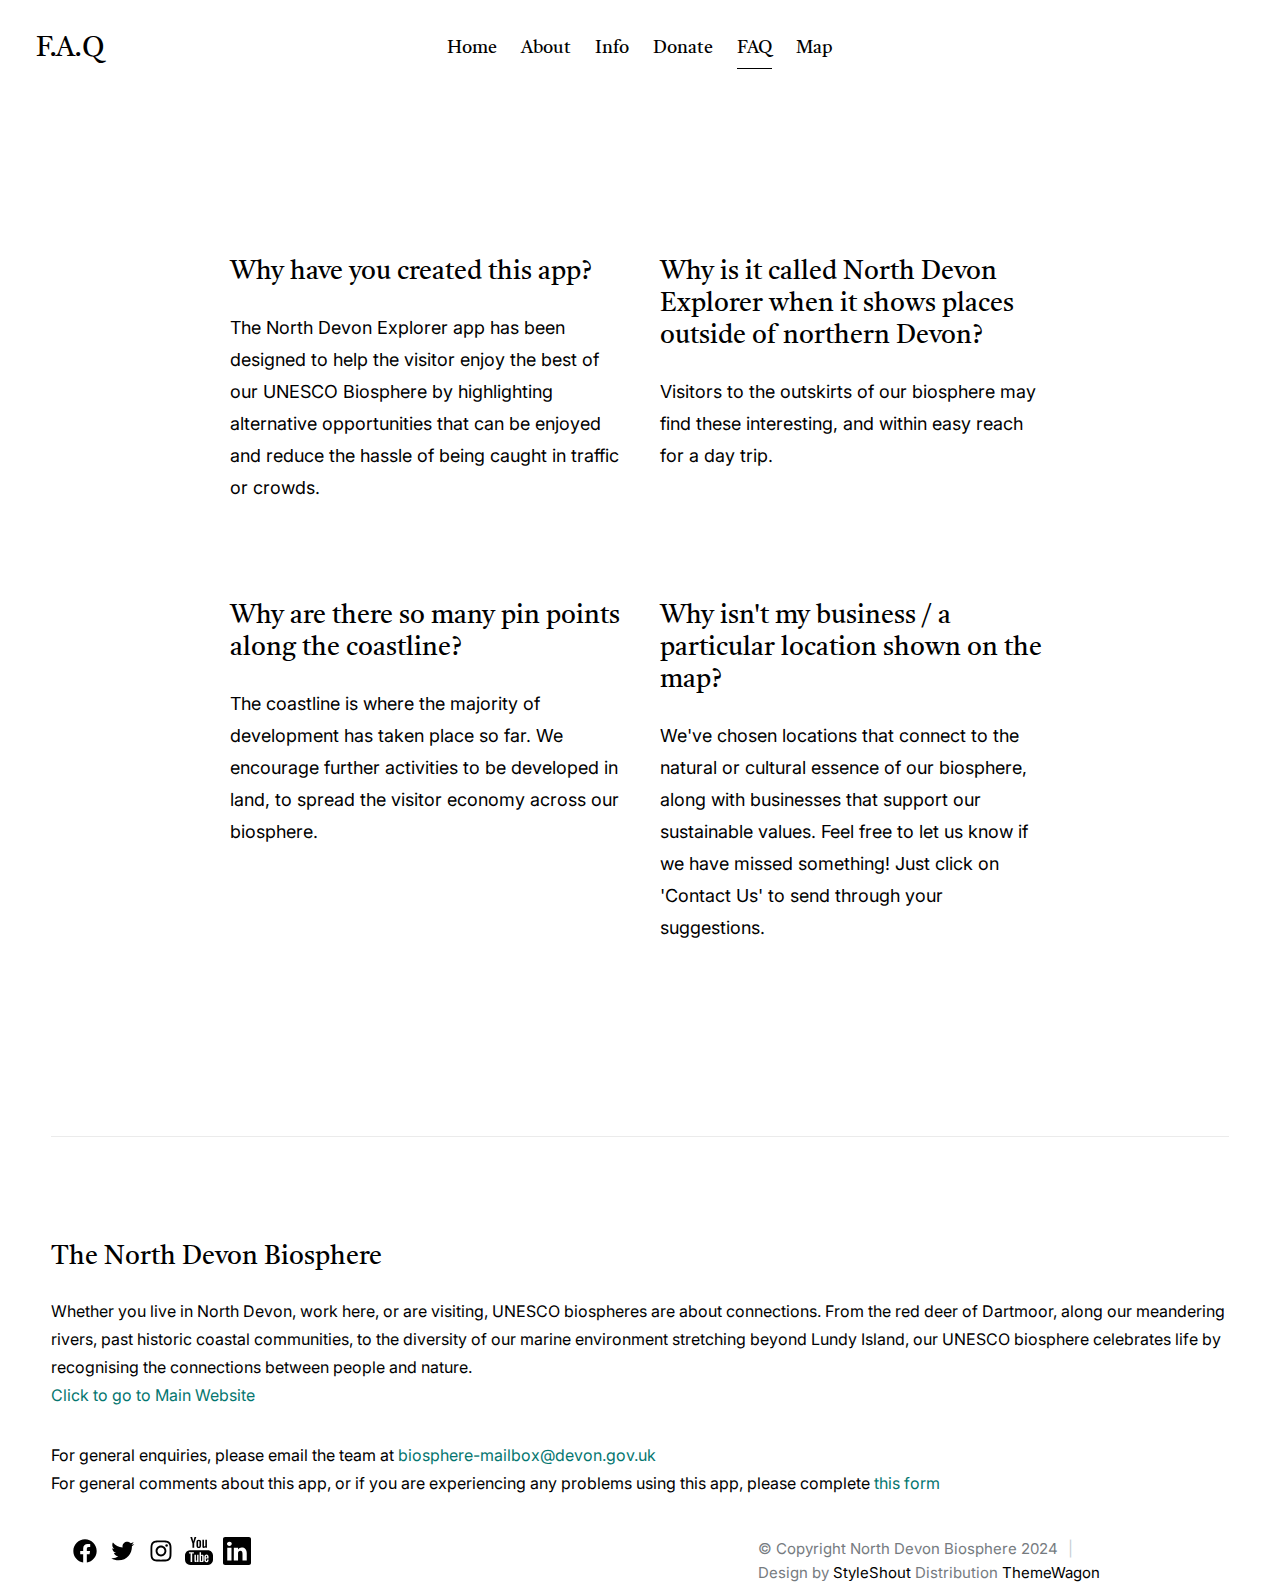
<file: faq.html>
<!DOCTYPE html>
<html lang="en" class="no-js" >
<head>
<!-- Google tag (gtag.js) -->
<script async src="https://www.googletagmanager.com/gtag/js?id=G-ZD3WV3B209"></script>
<script>
  window.dataLayer = window.dataLayer || [];
  function gtag(){dataLayer.push(arguments);}
  gtag('js', new Date());

  gtag('config', 'G-ZD3WV3B209');
</script>
    <!--- basic page needs
    ================================================== -->
    <meta charset="utf-8">
    <meta name="viewport" content="width=device-width, initial-scale=1">
    <title>FAQ</title>

    <script>
        document.documentElement.classList.remove('no-js');
        document.documentElement.classList.add('js');
    </script>

    <!-- CSS
    ================================================== -->
    <link rel="stylesheet" href="css/vendor.css">
    <link rel="stylesheet" href="css/styles.css">

    <!-- favicons
    ================================================== -->
    <link rel="apple-touch-icon" sizes="180x180" href="logo.png">
    <link rel="icon" type="image/png" sizes="32x32" href="logo.png">
    <link rel="icon" type="image/png" sizes="16x16" href="logo.png">
    <link rel="manifest" href="site.webmanifest">

</head>

<body id="top">


    <!-- preloader
    ================================================== -->
    <div id="preloader">
        <div id="loader" class="dots-fade">
            <div></div>
            <div></div>
            <div></div>
        </div>
    </div>


    <!-- page wrap
    ================================================== -->
    <div id="page" class="s-pagewrap">


        <!-- # site header 
        ================================================== -->
        <header id="masthead" class="s-header">
            <div class="s-header__branding">
                <p class="site-title">
                    F.A.Q
                </p>
            </div>


            <div class="row s-header__navigation">

                <nav class="s-header__nav-wrap">
    
                    <h3 class="s-header__nav-heading">Navigate to</h3>
    
                    <ul class="s-header__nav">
                        <li><a href="index.html" title="">Home</a></li>
                        <li><a href="about.html" title="">About</a></li>
                        <li><a href="info.html" title="">Info</a></li>
                        <li><a href="donate.html" title="">Donate</a></li>
                        <li class="current-menu-item"><a href="faq.html" title="">FAQ</a></li>
                        <li><a href="map.html" title="">Map</a></li>
                    </ul> <!-- end s-header__nav -->

                </nav> <!-- end s-header__nav-wrap -->
    
            </div> <!-- end s-header__navigation -->



            <a class="s-header__menu-toggle" href="#0"><span>Menu</span></a>

        </header> <!-- end s-header -->


        <!-- # site-content
        ================================================== -->
        <div id="content" class="s-content s-content--page">

                <div class="row entry-wrap">
                    <div class="column lg-12">

                        <article class="entry">

                            <div class="content-primary">

                                <div class="entry__content">

                                    <div class="row block-lg-one-half block-tab-whole">
                                        <div class="column">
                                            <h4>Why have you created this app?</h4>
                                            <p>
                                                The North Devon Explorer app has been designed to help the visitor enjoy the best of our UNESCO Biosphere by highlighting alternative opportunities that can be enjoyed and reduce the hassle of being caught in traffic or crowds.</p>
                                        </div>
                                        <div class="column">
                                            <h4>Why is it called North Devon Explorer when it shows places outside of northern Devon?</h4>
                                            <p>
                                                Visitors to the outskirts of our biosphere may find these interesting, and within easy reach for a day trip.</p>
                                        </div>
                                        <div class="column">
                                            <h4>Why are there so many pin points along the coastline?</h4>
                                            <p>
                                                The coastline is where the majority of development has taken place so far. We encourage further activities to be developed in land, to spread the visitor economy across our biosphere.</p>
                                        </div>
                                        <div class="column">
                                            <h4>Why isn't my business / a particular location shown on the map?</h4>
                                            <p>
                                                We've chosen locations that connect to the natural or cultural essence of our biosphere, along with businesses that support our sustainable values. Feel free to let us know if we have missed something! Just click on 'Contact Us' to send through your suggestions.</p>
                                        </div>
                                    </div>

                            </div> <!-- end content-primary -->

                        </article> <!-- end entry -->

                    </div>
                </div> <!-- end entry-wrap -->

        </section> <!-- end s-content -->


<!-- # site-footer
        ================================================== -->
        <footer>

            <div class="row s-footer__main">

                <div class=" md-6 tab-12 s-footer__about">
                    <h4>The North Devon Biosphere</h4>

                    <p>
                        Whether you live in North Devon, work here, or are visiting, UNESCO biospheres are about connections. ​From the red deer of Dartmoor, along our meandering rivers, past historic coastal communities, to the diversity of our marine environment stretching beyond Lundy Island, our UNESCO biosphere celebrates life by recognising the connections between people and nature. 
                    </br><a href="https://www.northdevonbiosphere.org.uk/" target="_blank">Click to go to Main Website</a>
                    </p>
                    <p>For general enquiries, please email the team at <a href="mailto:biosphere-mailbox@devon.gov.uk" target="_blank">biosphere-mailbox@devon.gov.uk</a>
                </br>For general comments about this app, or if you are experiencing any problems using this app, please complete <a href="https://forms.monday.com/forms/00adfb15cc0f786d20a660033bc6b876?r=use1" target="_blank">this form</a></p>
                </div> <!-- end s-footer__about -->

                
            </div> <!-- end s-footer__main -->

            <div class="row s-footer__bottom">

                <div class="column lg-7 md-6 tab-12">
                    <ul class="s-footer__social">
                        <li>
                            <a href="https://www.facebook.com/NorthDevonBiosphere/" target="_blank">
                                <svg xmlns="http://www.w3.org/2000/svg" width="24" height="24" viewBox="0 0 24 24" style="fill: rgba(0, 0, 0, 1);transform: ;msFilter:;"><path d="M12.001 2.002c-5.522 0-9.999 4.477-9.999 9.999 0 4.99 3.656 9.126 8.437 9.879v-6.988h-2.54v-2.891h2.54V9.798c0-2.508 1.493-3.891 3.776-3.891 1.094 0 2.24.195 2.24.195v2.459h-1.264c-1.24 0-1.628.772-1.628 1.563v1.875h2.771l-.443 2.891h-2.328v6.988C18.344 21.129 22 16.992 22 12.001c0-5.522-4.477-9.999-9.999-9.999z"></path></svg>
                                <span class="u-screen-reader-text">Facebook</span>
                            </a>
                        </li>
                        <li>
                            <a href="https://twitter.com/NDevonBiosphere" target="_blank">
                                <svg xmlns="http://www.w3.org/2000/svg" width="24" height="24" viewBox="0 0 24 24" style="fill:rgba(0, 0, 0, 1);transform:;-ms-filter:"><path d="M19.633,7.997c0.013,0.175,0.013,0.349,0.013,0.523c0,5.325-4.053,11.461-11.46,11.461c-2.282,0-4.402-0.661-6.186-1.809 c0.324,0.037,0.636,0.05,0.973,0.05c1.883,0,3.616-0.636,5.001-1.721c-1.771-0.037-3.255-1.197-3.767-2.793 c0.249,0.037,0.499,0.062,0.761,0.062c0.361,0,0.724-0.05,1.061-0.137c-1.847-0.374-3.23-1.995-3.23-3.953v-0.05 c0.537,0.299,1.16,0.486,1.82,0.511C3.534,9.419,2.823,8.184,2.823,6.787c0-0.748,0.199-1.434,0.548-2.032 c1.983,2.443,4.964,4.04,8.306,4.215c-0.062-0.3-0.1-0.611-0.1-0.923c0-2.22,1.796-4.028,4.028-4.028 c1.16,0,2.207,0.486,2.943,1.272c0.91-0.175,1.782-0.512,2.556-0.973c-0.299,0.935-0.936,1.721-1.771,2.22 c0.811-0.088,1.597-0.312,2.319-0.624C21.104,6.712,20.419,7.423,19.633,7.997z"></path></svg>
                                <span class="u-screen-reader-text">X.com</span>
                            </a>
                        </li>
                        <li>
                            <a href="https://www.instagram.com/northdevonbiosphere/" target="_blank">
                                <svg xmlns="http://www.w3.org/2000/svg" width="24" height="24" viewBox="0 0 24 24" style="fill:rgba(0, 0, 0, 1);transform:;-ms-filter:"><path d="M11.999,7.377c-2.554,0-4.623,2.07-4.623,4.623c0,2.554,2.069,4.624,4.623,4.624c2.552,0,4.623-2.07,4.623-4.624 C16.622,9.447,14.551,7.377,11.999,7.377L11.999,7.377z M11.999,15.004c-1.659,0-3.004-1.345-3.004-3.003 c0-1.659,1.345-3.003,3.004-3.003s3.002,1.344,3.002,3.003C15.001,13.659,13.658,15.004,11.999,15.004L11.999,15.004z"></path><circle cx="16.806" cy="7.207" r="1.078"></circle><path d="M20.533,6.111c-0.469-1.209-1.424-2.165-2.633-2.632c-0.699-0.263-1.438-0.404-2.186-0.42 c-0.963-0.042-1.268-0.054-3.71-0.054s-2.755,0-3.71,0.054C7.548,3.074,6.809,3.215,6.11,3.479C4.9,3.946,3.945,4.902,3.477,6.111 c-0.263,0.7-0.404,1.438-0.419,2.186c-0.043,0.962-0.056,1.267-0.056,3.71c0,2.442,0,2.753,0.056,3.71 c0.015,0.748,0.156,1.486,0.419,2.187c0.469,1.208,1.424,2.164,2.634,2.632c0.696,0.272,1.435,0.426,2.185,0.45 c0.963,0.042,1.268,0.055,3.71,0.055s2.755,0,3.71-0.055c0.747-0.015,1.486-0.157,2.186-0.419c1.209-0.469,2.164-1.424,2.633-2.633 c0.263-0.7,0.404-1.438,0.419-2.186c0.043-0.962,0.056-1.267,0.056-3.71s0-2.753-0.056-3.71C20.941,7.57,20.801,6.819,20.533,6.111z M19.315,15.643c-0.007,0.576-0.111,1.147-0.311,1.688c-0.305,0.787-0.926,1.409-1.712,1.711c-0.535,0.199-1.099,0.303-1.67,0.311 c-0.95,0.044-1.218,0.055-3.654,0.055c-2.438,0-2.687,0-3.655-0.055c-0.569-0.007-1.135-0.112-1.669-0.311 c-0.789-0.301-1.414-0.923-1.719-1.711c-0.196-0.534-0.302-1.099-0.311-1.669c-0.043-0.95-0.053-1.218-0.053-3.654 c0-2.437,0-2.686,0.053-3.655c0.007-0.576,0.111-1.146,0.311-1.687c0.305-0.789,0.93-1.41,1.719-1.712 c0.534-0.198,1.1-0.303,1.669-0.311c0.951-0.043,1.218-0.055,3.655-0.055c2.437,0,2.687,0,3.654,0.055 c0.571,0.007,1.135,0.112,1.67,0.311c0.786,0.303,1.407,0.925,1.712,1.712c0.196,0.534,0.302,1.099,0.311,1.669 c0.043,0.951,0.054,1.218,0.054,3.655c0,2.436,0,2.698-0.043,3.654H19.315z"></path></svg>
                                <span class="u-screen-reader-text">Instagram</span>
                            </a>
                        </li>
                        <li>
                            <a href="https://www.youtube.com/user/NDCCSADMIN" target="_blank">
                                <svg xmlns="http://www.w3.org/2000/svg" width="24" height="24" viewBox="0 0 24 24" fill="#000"><path d="M19.62 11.43c2.35 0 4.26 1.9 4.37 4.27l.01.21v3.6c0 2.4-1.85 4.37-4.17 4.48l-.21.01H4.38a4.43 4.43 0 0 1-4.37-4.27L0 19.52v-3.6c0-2.4 1.85-4.37 4.17-4.48H19.62zm-1.15 3.64c-.54 0-.98.17-1.33.5-.3.3-.47.68-.5 1.12l-.01.2v2.8c0 .59.15 1.06.46 1.4.32.34.75.51 1.29.51.6 0 1.06-.16 1.36-.48.27-.29.42-.7.45-1.23l.01-.21v-.32h-1.25v.28c0 .37-.04.6-.12.71-.08.11-.22.16-.42.16-.2 0-.33-.06-.41-.19-.07-.1-.1-.28-.12-.52V18.47h2.32V16.9c0-.59-.15-1.04-.45-1.35-.3-.32-.72-.47-1.28-.47zm-9.14.15H8.12v5.2c0 .36.07.64.21.82.14.19.35.28.63.28.23 0 .47-.06.71-.2.2-.1.38-.24.56-.43l.14-.14v.68h1.21v-6.21h-1.2v4.72c-.12.13-.25.24-.39.33a.68.68 0 0 1-.33.13c-.12 0-.2-.03-.25-.1a.44.44 0 0 1-.07-.21V15.22zm4.4-2.2H12.5v8.4h1.22v-.47a1.42 1.42 0 0 0 1.15.56c.37 0 .65-.12.83-.35.17-.2.26-.48.28-.83l.01-.18V16.7c0-.5-.1-.9-.3-1.16-.2-.26-.5-.4-.88-.4-.2 0-.38.05-.57.15-.13.08-.26.18-.39.3l-.13.13v-2.7zm-6.15 0h-4.2v1.22H4.8v7.19h1.37v-7.2h1.41v-1.22zm6.65 3.11c.17 0 .3.05.38.16.07.09.11.2.12.36V19.97c0 .2-.03.35-.1.43-.07.1-.17.14-.32.14a.7.7 0 0 1-.49-.2l-.1-.1v-3.86a.87.87 0 0 1 .26-.19.59.59 0 0 1 .25-.06zm4.19.02c.18 0 .32.06.4.17.07.09.11.23.13.41v.78h-1.07v-.63c0-.26.04-.45.12-.56.09-.11.23-.17.42-.17zM11.85 2.26c.57 0 1.03.17 1.4.5.32.29.5.66.53 1.1v3.71a1.8 1.8 0 0 1-.52 1.38c-.36.33-.85.5-1.47.5-.6 0-1.07-.18-1.43-.52-.32-.3-.5-.7-.53-1.2l-.01-.19V4c0-.53.18-.96.55-1.27.37-.31.86-.47 1.48-.47zm4.41.17v5.25c0 .16.03.28.09.35.05.07.15.1.28.1.1 0 .22-.04.38-.14.15-.1.3-.22.42-.36v-5.2h1.37v6.84h-1.37v-.75c-.25.28-.51.49-.79.63-.27.15-.53.22-.79.22-.32 0-.55-.1-.72-.3-.15-.2-.23-.51-.23-.92V2.43h1.36zM6.1 0l1 3.7h.1L8.13 0h1.57L7.9 5.43v3.84H6.39V5.6L4.55 0H6.1zm5.69 3.45a.6.6 0 0 0-.4.13.46.46 0 0 0-.16.28v3.81c0 .19.04.33.14.44.1.1.24.15.42.15a.6.6 0 0 0 .44-.16c.09-.08.14-.19.16-.32V3.95a.45.45 0 0 0-.16-.37.67.67 0 0 0-.44-.13z"/></svg>                                <span class="u-screen-reader-text">Pinterest</span>
                                <span class="u-screen-reader-text">YouTube</span>
                            </a>
                        </li>
                        <li>
                            <a href="https://www.linkedin.com/company/north-devon-biosphere/" target="_blank">
                                <svg xmlns="http://www.w3.org/2000/svg" width="24" height="24" viewBox="0 0 24 24" fill="#000"><path d="M22.23 0H1.77C.8 0 0 .77 0 1.72v20.56C0 23.23.8 24 1.77 24h20.46c.98 0 1.77-.77 1.77-1.72V1.72C24 .77 23.2 0 22.23 0zM7.27 20.1H3.65V9.24h3.62V20.1zM5.47 7.76h-.03c-1.22 0-2-.83-2-1.87 0-1.06.8-1.87 2.05-1.87 1.24 0 2 .8 2.02 1.87 0 1.04-.78 1.87-2.05 1.87zM20.34 20.1h-3.63v-5.8c0-1.45-.52-2.45-1.83-2.45-1 0-1.6.67-1.87 1.32-.1.23-.11.55-.11.88v6.05H9.28s.05-9.82 0-10.84h3.63v1.54a3.6 3.6 0 0 1 3.26-1.8c2.39 0 4.18 1.56 4.18 4.89v6.21z"/></svg>
                                <span class="u-screen-reader-text">LinkedIn</span>
                            </a>
                        </li>
                    </ul>
                </div>
                <div class="column lg-5 md-6 tab-12">
                    <div class="ss-copyright">
                        <span>© Copyright North Devon Biosphere 2024</span> 
                        <span>Design by <a href="https://www.styleshout.com/">StyleShout</a> Distribution <a href="https://themewagon.com">ThemeWagon</a></span>
                    </div>
                </div>

            </div> <!-- end s-footer__bottom -->
           
            <div class="ss-go-top">
                <a class="smoothscroll" title="Back to Top" href="#top">
                    <svg width="24" height="24" fill="none" viewBox="0 0 24 24">
                        <path stroke="currentColor" stroke-linecap="round" stroke-linejoin="round" stroke-width="1.5" d="M17.25 10.25L12 4.75L6.75 10.25"/>
                        <path stroke="currentColor" stroke-linecap="round" stroke-linejoin="round" stroke-width="1.5" d="M12 19.25V5.75"/>
                    </svg>
                </a>
            </div> <!-- end ss-go-top -->

        </footer><!-- end s-footer -->


    <!-- Java Script
    ================================================== -->
    <script src="js/plugins.js"></script>
    <script src="js/main.js"></script>

</body>
</html>
</file>
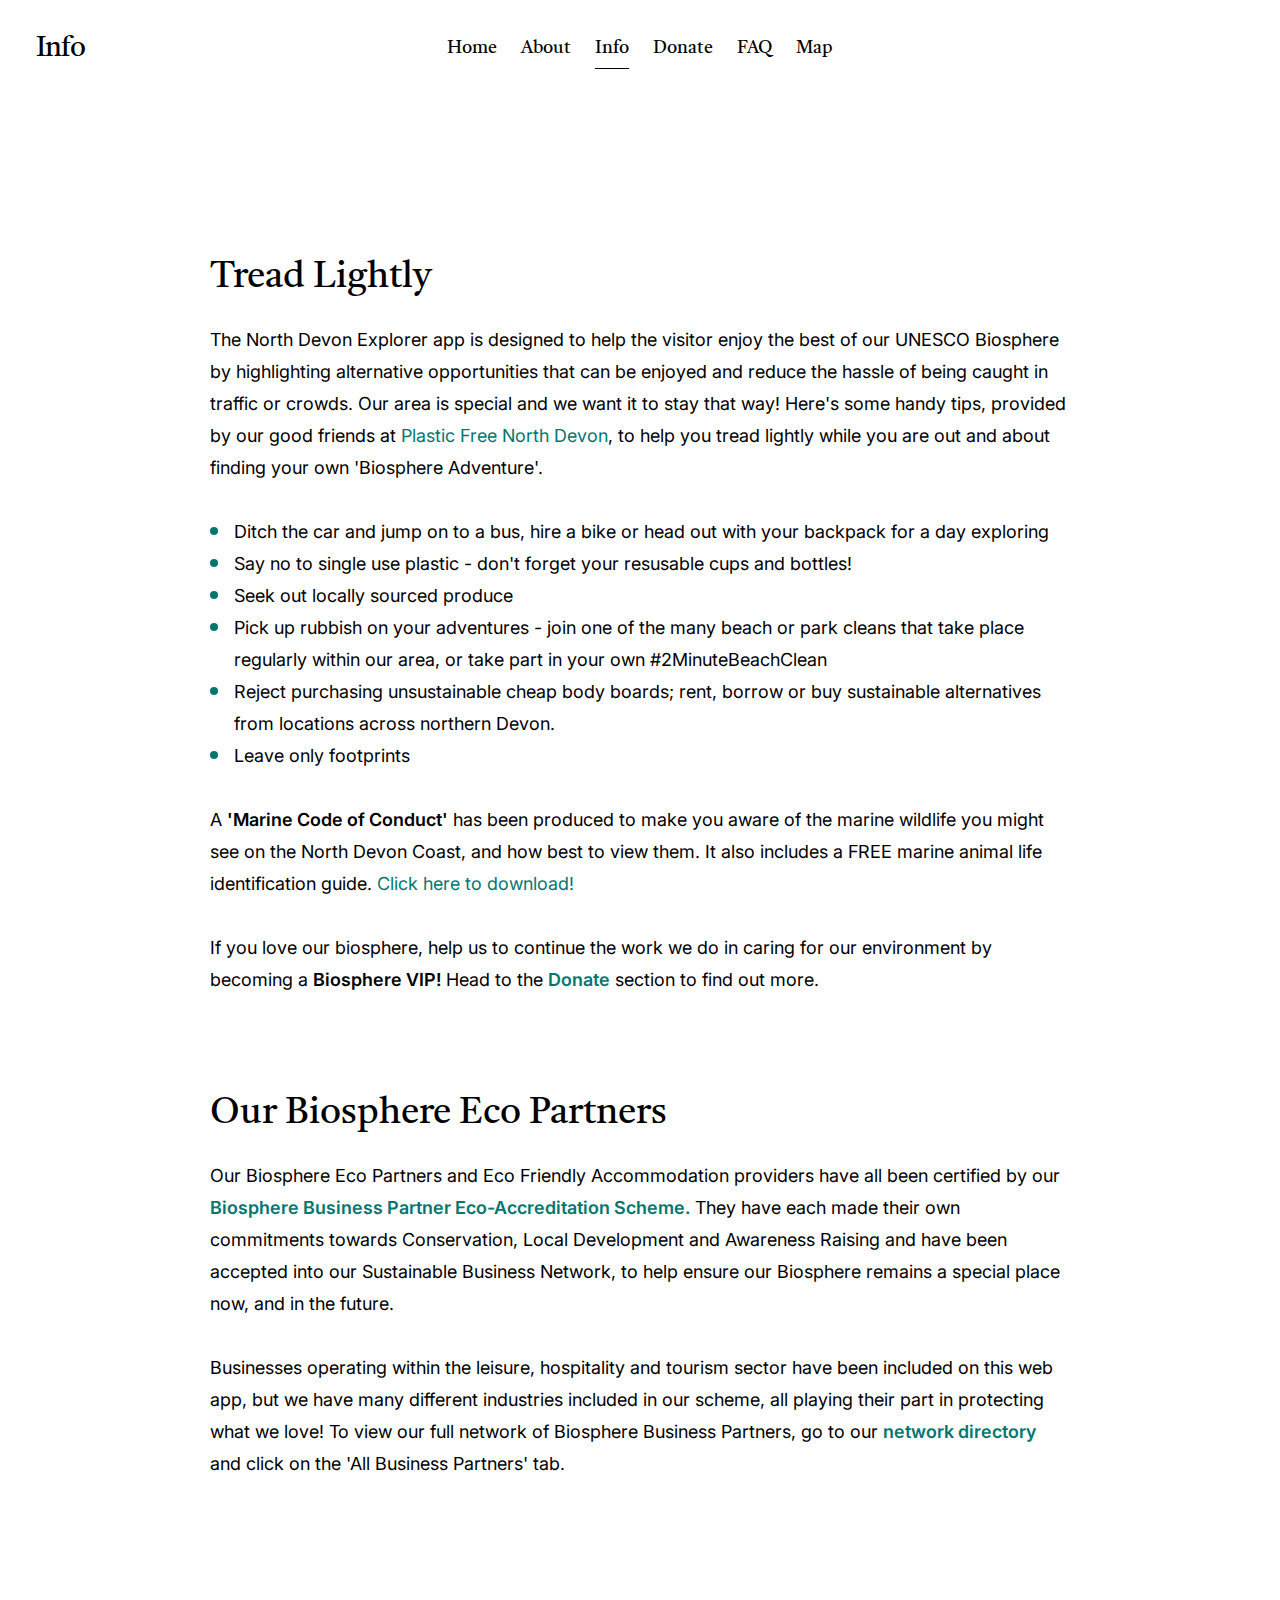
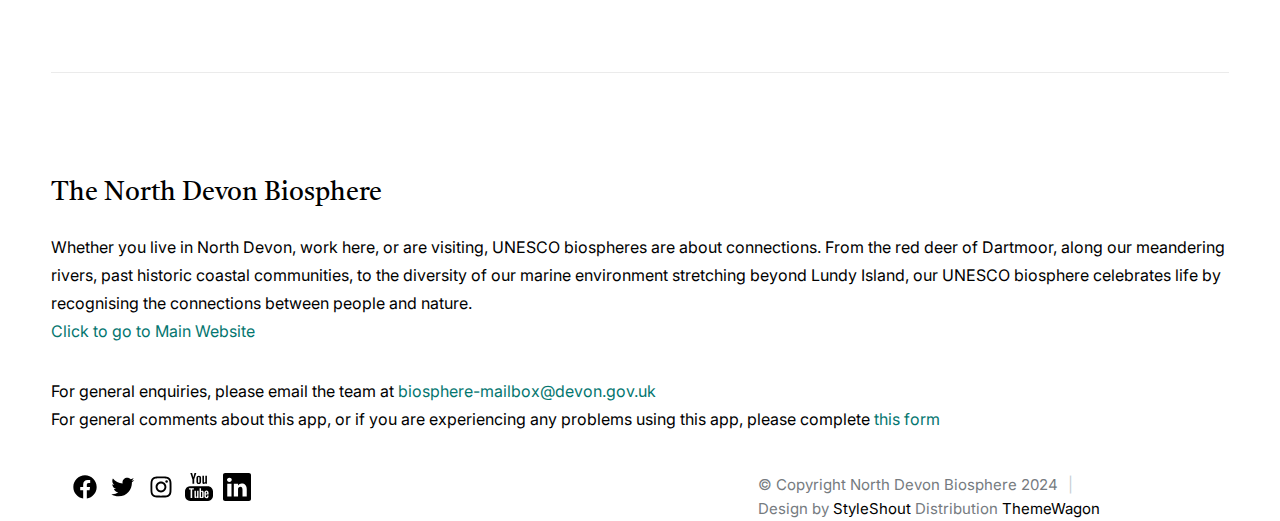
<file: info.html>
<!DOCTYPE html>
<html lang="en" class="no-js" >
<head>
    <!-- Google tag (gtag.js) -->
<script async src="https://www.googletagmanager.com/gtag/js?id=G-ZD3WV3B209"></script>
<script>
  window.dataLayer = window.dataLayer || [];
  function gtag(){dataLayer.push(arguments);}
  gtag('js', new Date());

  gtag('config', 'G-ZD3WV3B209');
</script>

    <!--- basic page needs
    ================================================== -->
    <meta charset="utf-8">
    <meta name="viewport" content="width=device-width, initial-scale=1">
    <title>Info</title>

    <script>
        document.documentElement.classList.remove('no-js');
        document.documentElement.classList.add('js');
    </script>

    <!-- CSS
    ================================================== -->
    <link rel="stylesheet" href="css/vendor.css">
    <link rel="stylesheet" href="css/styles.css">

    <!-- favicons
    ================================================== -->
    <link rel="apple-touch-icon" sizes="180x180" href="logo.png">
    <link rel="icon" type="image/png" sizes="32x32" href="logo.png">
    <link rel="icon" type="image/png" sizes="16x16" href="logo.png">
    <link rel="manifest" href="site.webmanifest">

</head>

<body id="top">


    <!-- preloader
    ================================================== -->
    <div id="preloader">
        <div id="loader" class="dots-fade">
            <div></div>
            <div></div>
            <div></div>
        </div>
    </div>


    <!-- page wrap
    ================================================== -->
    <div id="page" class="s-pagewrap">


        <!-- # site header 
        ================================================== -->
        <header id="masthead" class="s-header">
            <div class="s-header__branding">
                <p class="site-title">
                    Info
                </p>
            </div>


            <div class="row s-header__navigation">

                <nav class="s-header__nav-wrap">
    
                    <h3 class="s-header__nav-heading">Navigate to</h3>
    
                    <ul class="s-header__nav">
                        <li><a href="index.html" title="">Home</a></li>
                        <li><a href="about.html" title="">About</a></li>
                        <li class="current-menu-item"><a href="info.html" title="">Info</a></li>
                        <li><a href="donate.html" title="">Donate</a></li>
                        <li><a href="faq.html" title="">FAQ</a></li>
                        <li><a href="map.html" title="">Map</a></li>
                    </ul> <!-- end s-header__nav -->

                </nav> <!-- end s-header__nav-wrap -->
    
            </div> <!-- end s-header__navigation -->



            <a class="s-header__menu-toggle" href="#0"><span>Menu</span></a>

        </header> <!-- end s-header -->


        <!-- # site-content
        ================================================== -->
        <div id="content" class="s-content s-content--page">

                <div class="row entry-wrap">
                    <div class="column lg-12">

                        <article class="entry">

                            <div class="content-primary">

                                    <div class="row block-lg-one-half block-tab-whole">
                                        <div >
                                            <h2>Tread Lightly</h2>
                                            <p>
                                                The North Devon Explorer app is designed to help the visitor enjoy the best of our UNESCO Biosphere by highlighting alternative opportunities that can be enjoyed and reduce the hassle of being caught in traffic or crowds.

Our area is special and we want it to stay that way! Here's some handy tips, provided by our good friends at <a href="https://plasticfreenorthdevon.org/" target="_blank">Plastic Free North Devon</a>, to help you tread lightly while you are out and about finding your own 'Biosphere Adventure'.</p>
<ul class="disc">
    <li>Ditch the car and jump on to a bus, hire a bike or head out with your backpack for a day exploring</li>
    <li>Say no to single use plastic - don't forget your resusable cups and bottles!</li>
        <li>Seek out locally sourced produce</li>
        <li>Pick up rubbish on your adventures - join one of the many beach or park cleans that take place regularly within our area, or take part in your own #2MinuteBeachClean</li>
        <li>Reject purchasing unsustainable cheap body boards; rent, borrow or buy sustainable alternatives from locations across northern Devon.</li>
        <li>Leave only footprints</li>
</ul>

                                            <p>
                                                A <strong>'Marine Code of Conduct'</strong> has been produced to make you aware of the marine wildlife you might see on the North Devon Coast, and how best to view them. It also includes a FREE marine animal life identification guide. <a href="https://www.northdevonbiosphere.org.uk/uploads/1/5/4/4/15448192/marine_code_of_conduct_leaflet_3.pdf" target="_blank">Click here to download!</a>
                                            </br></br>If you love our biosphere, help us to continue the work we do in caring for our environment by becoming a <strong>Biosphere VIP!</strong> Head to the <strong><a href="donate.html">Donate</a></strong> section to find out more.</p>
                                        </div>
                                        <div>
                                            <h2>Our Biosphere Eco Partners</h2>
                                            <p>Our Biosphere Eco Partners and Eco Friendly Accommodation providers have all been certified by our <strong><a href="https://www.biosphere.org.uk/business-partners/about" target="_blank">Biosphere Business Partner Eco-Accreditation Scheme.</a></strong> They have each made their own commitments towards Conservation, Local Development and Awareness Raising and have been accepted into our Sustainable Business Network, to help ensure our Biosphere remains a special place now, and in the future.

                                            </br></br>Businesses operating within the leisure, hospitality and tourism sector have been included on this web app, but we have many different industries included in our scheme, all playing their part in protecting what we love! To view our full network of Biosphere Business Partners, go to our <strong><a href="https://www.biosphere.org.uk/business-partners/directory" target="_blank">network directory</a></strong> and click on the 'All Business Partners' tab.</p>
                                        </div>
                                    </div>

                            </div> <!-- end content-primary -->

                        </article> <!-- end entry -->

                    </div>
                </div> <!-- end entry-wrap -->

        </section> <!-- end s-content -->


<!-- # site-footer
        ================================================== -->
        <footer>

            <div class="row s-footer__main">

                <div class=" md-6 tab-12 s-footer__about">
                    <h4>The North Devon Biosphere</h4>

                    <p>
                        Whether you live in North Devon, work here, or are visiting, UNESCO biospheres are about connections. ​From the red deer of Dartmoor, along our meandering rivers, past historic coastal communities, to the diversity of our marine environment stretching beyond Lundy Island, our UNESCO biosphere celebrates life by recognising the connections between people and nature. 
                    </br><a href="https://www.northdevonbiosphere.org.uk/" target="_blank">Click to go to Main Website</a>
                    </p>
                    <p>For general enquiries, please email the team at <a href="mailto:biosphere-mailbox@devon.gov.uk" target="_blank">biosphere-mailbox@devon.gov.uk</a>
                </br>For general comments about this app, or if you are experiencing any problems using this app, please complete <a href="https://forms.monday.com/forms/00adfb15cc0f786d20a660033bc6b876?r=use1" target="_blank">this form</a></p>
                </div> <!-- end s-footer__about -->

                
            </div> <!-- end s-footer__main -->

            <div class="row s-footer__bottom">

                <div class="column lg-7 md-6 tab-12">
                    <ul class="s-footer__social">
                        <li>
                            <a href="https://www.facebook.com/NorthDevonBiosphere/" target="_blank">
                                <svg xmlns="http://www.w3.org/2000/svg" width="24" height="24" viewBox="0 0 24 24" style="fill: rgba(0, 0, 0, 1);transform: ;msFilter:;"><path d="M12.001 2.002c-5.522 0-9.999 4.477-9.999 9.999 0 4.99 3.656 9.126 8.437 9.879v-6.988h-2.54v-2.891h2.54V9.798c0-2.508 1.493-3.891 3.776-3.891 1.094 0 2.24.195 2.24.195v2.459h-1.264c-1.24 0-1.628.772-1.628 1.563v1.875h2.771l-.443 2.891h-2.328v6.988C18.344 21.129 22 16.992 22 12.001c0-5.522-4.477-9.999-9.999-9.999z"></path></svg>
                                <span class="u-screen-reader-text">Facebook</span>
                            </a>
                        </li>
                        <li>
                            <a href="https://twitter.com/NDevonBiosphere" target="_blank">
                                <svg xmlns="http://www.w3.org/2000/svg" width="24" height="24" viewBox="0 0 24 24" style="fill:rgba(0, 0, 0, 1);transform:;-ms-filter:"><path d="M19.633,7.997c0.013,0.175,0.013,0.349,0.013,0.523c0,5.325-4.053,11.461-11.46,11.461c-2.282,0-4.402-0.661-6.186-1.809 c0.324,0.037,0.636,0.05,0.973,0.05c1.883,0,3.616-0.636,5.001-1.721c-1.771-0.037-3.255-1.197-3.767-2.793 c0.249,0.037,0.499,0.062,0.761,0.062c0.361,0,0.724-0.05,1.061-0.137c-1.847-0.374-3.23-1.995-3.23-3.953v-0.05 c0.537,0.299,1.16,0.486,1.82,0.511C3.534,9.419,2.823,8.184,2.823,6.787c0-0.748,0.199-1.434,0.548-2.032 c1.983,2.443,4.964,4.04,8.306,4.215c-0.062-0.3-0.1-0.611-0.1-0.923c0-2.22,1.796-4.028,4.028-4.028 c1.16,0,2.207,0.486,2.943,1.272c0.91-0.175,1.782-0.512,2.556-0.973c-0.299,0.935-0.936,1.721-1.771,2.22 c0.811-0.088,1.597-0.312,2.319-0.624C21.104,6.712,20.419,7.423,19.633,7.997z"></path></svg>
                                <span class="u-screen-reader-text">X.com</span>
                            </a>
                        </li>
                        <li>
                            <a href="https://www.instagram.com/northdevonbiosphere/" target="_blank">
                                <svg xmlns="http://www.w3.org/2000/svg" width="24" height="24" viewBox="0 0 24 24" style="fill:rgba(0, 0, 0, 1);transform:;-ms-filter:"><path d="M11.999,7.377c-2.554,0-4.623,2.07-4.623,4.623c0,2.554,2.069,4.624,4.623,4.624c2.552,0,4.623-2.07,4.623-4.624 C16.622,9.447,14.551,7.377,11.999,7.377L11.999,7.377z M11.999,15.004c-1.659,0-3.004-1.345-3.004-3.003 c0-1.659,1.345-3.003,3.004-3.003s3.002,1.344,3.002,3.003C15.001,13.659,13.658,15.004,11.999,15.004L11.999,15.004z"></path><circle cx="16.806" cy="7.207" r="1.078"></circle><path d="M20.533,6.111c-0.469-1.209-1.424-2.165-2.633-2.632c-0.699-0.263-1.438-0.404-2.186-0.42 c-0.963-0.042-1.268-0.054-3.71-0.054s-2.755,0-3.71,0.054C7.548,3.074,6.809,3.215,6.11,3.479C4.9,3.946,3.945,4.902,3.477,6.111 c-0.263,0.7-0.404,1.438-0.419,2.186c-0.043,0.962-0.056,1.267-0.056,3.71c0,2.442,0,2.753,0.056,3.71 c0.015,0.748,0.156,1.486,0.419,2.187c0.469,1.208,1.424,2.164,2.634,2.632c0.696,0.272,1.435,0.426,2.185,0.45 c0.963,0.042,1.268,0.055,3.71,0.055s2.755,0,3.71-0.055c0.747-0.015,1.486-0.157,2.186-0.419c1.209-0.469,2.164-1.424,2.633-2.633 c0.263-0.7,0.404-1.438,0.419-2.186c0.043-0.962,0.056-1.267,0.056-3.71s0-2.753-0.056-3.71C20.941,7.57,20.801,6.819,20.533,6.111z M19.315,15.643c-0.007,0.576-0.111,1.147-0.311,1.688c-0.305,0.787-0.926,1.409-1.712,1.711c-0.535,0.199-1.099,0.303-1.67,0.311 c-0.95,0.044-1.218,0.055-3.654,0.055c-2.438,0-2.687,0-3.655-0.055c-0.569-0.007-1.135-0.112-1.669-0.311 c-0.789-0.301-1.414-0.923-1.719-1.711c-0.196-0.534-0.302-1.099-0.311-1.669c-0.043-0.95-0.053-1.218-0.053-3.654 c0-2.437,0-2.686,0.053-3.655c0.007-0.576,0.111-1.146,0.311-1.687c0.305-0.789,0.93-1.41,1.719-1.712 c0.534-0.198,1.1-0.303,1.669-0.311c0.951-0.043,1.218-0.055,3.655-0.055c2.437,0,2.687,0,3.654,0.055 c0.571,0.007,1.135,0.112,1.67,0.311c0.786,0.303,1.407,0.925,1.712,1.712c0.196,0.534,0.302,1.099,0.311,1.669 c0.043,0.951,0.054,1.218,0.054,3.655c0,2.436,0,2.698-0.043,3.654H19.315z"></path></svg>
                                <span class="u-screen-reader-text">Instagram</span>
                            </a>
                        </li>
                        <li>
                            <a href="https://www.youtube.com/user/NDCCSADMIN" target="_blank">
                                <svg xmlns="http://www.w3.org/2000/svg" width="24" height="24" viewBox="0 0 24 24" fill="#000"><path d="M19.62 11.43c2.35 0 4.26 1.9 4.37 4.27l.01.21v3.6c0 2.4-1.85 4.37-4.17 4.48l-.21.01H4.38a4.43 4.43 0 0 1-4.37-4.27L0 19.52v-3.6c0-2.4 1.85-4.37 4.17-4.48H19.62zm-1.15 3.64c-.54 0-.98.17-1.33.5-.3.3-.47.68-.5 1.12l-.01.2v2.8c0 .59.15 1.06.46 1.4.32.34.75.51 1.29.51.6 0 1.06-.16 1.36-.48.27-.29.42-.7.45-1.23l.01-.21v-.32h-1.25v.28c0 .37-.04.6-.12.71-.08.11-.22.16-.42.16-.2 0-.33-.06-.41-.19-.07-.1-.1-.28-.12-.52V18.47h2.32V16.9c0-.59-.15-1.04-.45-1.35-.3-.32-.72-.47-1.28-.47zm-9.14.15H8.12v5.2c0 .36.07.64.21.82.14.19.35.28.63.28.23 0 .47-.06.71-.2.2-.1.38-.24.56-.43l.14-.14v.68h1.21v-6.21h-1.2v4.72c-.12.13-.25.24-.39.33a.68.68 0 0 1-.33.13c-.12 0-.2-.03-.25-.1a.44.44 0 0 1-.07-.21V15.22zm4.4-2.2H12.5v8.4h1.22v-.47a1.42 1.42 0 0 0 1.15.56c.37 0 .65-.12.83-.35.17-.2.26-.48.28-.83l.01-.18V16.7c0-.5-.1-.9-.3-1.16-.2-.26-.5-.4-.88-.4-.2 0-.38.05-.57.15-.13.08-.26.18-.39.3l-.13.13v-2.7zm-6.15 0h-4.2v1.22H4.8v7.19h1.37v-7.2h1.41v-1.22zm6.65 3.11c.17 0 .3.05.38.16.07.09.11.2.12.36V19.97c0 .2-.03.35-.1.43-.07.1-.17.14-.32.14a.7.7 0 0 1-.49-.2l-.1-.1v-3.86a.87.87 0 0 1 .26-.19.59.59 0 0 1 .25-.06zm4.19.02c.18 0 .32.06.4.17.07.09.11.23.13.41v.78h-1.07v-.63c0-.26.04-.45.12-.56.09-.11.23-.17.42-.17zM11.85 2.26c.57 0 1.03.17 1.4.5.32.29.5.66.53 1.1v3.71a1.8 1.8 0 0 1-.52 1.38c-.36.33-.85.5-1.47.5-.6 0-1.07-.18-1.43-.52-.32-.3-.5-.7-.53-1.2l-.01-.19V4c0-.53.18-.96.55-1.27.37-.31.86-.47 1.48-.47zm4.41.17v5.25c0 .16.03.28.09.35.05.07.15.1.28.1.1 0 .22-.04.38-.14.15-.1.3-.22.42-.36v-5.2h1.37v6.84h-1.37v-.75c-.25.28-.51.49-.79.63-.27.15-.53.22-.79.22-.32 0-.55-.1-.72-.3-.15-.2-.23-.51-.23-.92V2.43h1.36zM6.1 0l1 3.7h.1L8.13 0h1.57L7.9 5.43v3.84H6.39V5.6L4.55 0H6.1zm5.69 3.45a.6.6 0 0 0-.4.13.46.46 0 0 0-.16.28v3.81c0 .19.04.33.14.44.1.1.24.15.42.15a.6.6 0 0 0 .44-.16c.09-.08.14-.19.16-.32V3.95a.45.45 0 0 0-.16-.37.67.67 0 0 0-.44-.13z"/></svg>                                <span class="u-screen-reader-text">Pinterest</span>
                                <span class="u-screen-reader-text">YouTube</span>
                            </a>
                        </li>
                        <li>
                            <a href="https://www.linkedin.com/company/north-devon-biosphere/" target="_blank">
                                <svg xmlns="http://www.w3.org/2000/svg" width="24" height="24" viewBox="0 0 24 24" fill="#000"><path d="M22.23 0H1.77C.8 0 0 .77 0 1.72v20.56C0 23.23.8 24 1.77 24h20.46c.98 0 1.77-.77 1.77-1.72V1.72C24 .77 23.2 0 22.23 0zM7.27 20.1H3.65V9.24h3.62V20.1zM5.47 7.76h-.03c-1.22 0-2-.83-2-1.87 0-1.06.8-1.87 2.05-1.87 1.24 0 2 .8 2.02 1.87 0 1.04-.78 1.87-2.05 1.87zM20.34 20.1h-3.63v-5.8c0-1.45-.52-2.45-1.83-2.45-1 0-1.6.67-1.87 1.32-.1.23-.11.55-.11.88v6.05H9.28s.05-9.82 0-10.84h3.63v1.54a3.6 3.6 0 0 1 3.26-1.8c2.39 0 4.18 1.56 4.18 4.89v6.21z"/></svg>
                                <span class="u-screen-reader-text">LinkedIn</span>
                            </a>
                        </li>
                    </ul>
                </div>
                <div class="column lg-5 md-6 tab-12">
                    <div class="ss-copyright">
                        <span>© Copyright North Devon Biosphere 2024</span> 
                        <span>Design by <a href="https://www.styleshout.com/">StyleShout</a> Distribution <a href="https://themewagon.com">ThemeWagon</a></span>
                    </div>
                </div>

            </div> <!-- end s-footer__bottom -->
           
            <div class="ss-go-top">
                <a class="smoothscroll" title="Back to Top" href="#top">
                    <svg width="24" height="24" fill="none" viewBox="0 0 24 24">
                        <path stroke="currentColor" stroke-linecap="round" stroke-linejoin="round" stroke-width="1.5" d="M17.25 10.25L12 4.75L6.75 10.25"/>
                        <path stroke="currentColor" stroke-linecap="round" stroke-linejoin="round" stroke-width="1.5" d="M12 19.25V5.75"/>
                    </svg>
                </a>
            </div> <!-- end ss-go-top -->

        </footer><!-- end s-footer -->


    <!-- Java Script
    ================================================== -->
    <script src="js/plugins.js"></script>
    <script src="js/main.js"></script>

</body>
</html>
</file>
<file: css/vendor.css>
/* ===================================================================
 * Spurgeon Third-party Stylesheets
 * Template Ver. 1.0.0
 * 08-16-2021
 * -------------------------------------------------------------------
 *
 * TOC:
 * # PrismJS
 * # Swiper 
 *
 * ------------------------------------------------------------------- */


/* ===================================================================
 * # PrismJS 1.20.0
 *   https://prismjs.com/download.html#themes=prism-okaidia&languages=markup+css+clike+javascript+markup-templating+php 
 *   
 *   okaidia theme for JavaScript, CSS and HTML
 *   Loosely based on Monokai textmate theme by http://www.monokai.nl/
 *   @author ocodia
 * ------------------------------------------------------------------- */
code[class*="language-"],
pre[class*="language-"] {
    color           : #f8f8f2;
    background      : none;
    text-shadow     : 0 1px rgba(0, 0, 0, 0.3);
    font-family     : var(--font-mono);
    font-size       : calc(var(--text-size) * 0.9444);
    text-align      : left;
    white-space     : pre;
    word-spacing    : normal;
    word-break      : normal;
    word-wrap       : normal;
    line-height     : var(--vspace-1);
    -moz-tab-size   : 4;
    -o-tab-size     : 4;
    tab-size        : 4;
    -webkit-hyphens : none;
    -moz-hyphens    : none;
    -ms-hyphens     : none;
    hyphens         : none;
}

/* Code blocks */
pre[class*="language-"] {
    padding  : var(--vspace-0_5) 0 var(--vspace-1);
    margin   : var(--vspace-1) 0;
    overflow : auto;
}

:not(pre)>code[class*="language-"],
pre[class*="language-"] {
    background : #272822;
}

/* Inline code */
:not(pre)>code[class*="language-"] {
    padding     : .1em;
    white-space : normal;
}

.token.comment,
.token.prolog,
.token.doctype,
.token.cdata {
    color : slategray;
}

.token.punctuation {
    color : #f8f8f2;
}

.token.namespace {
    opacity : .7;
}

.token.property,
.token.tag,
.token.constant,
.token.symbol,
.token.deleted {
    color : #f92672;
}

.token.boolean,
.token.number {
    color : #ae81ff;
}

.token.selector,
.token.attr-name,
.token.string,
.token.char,
.token.builtin,
.token.inserted {
    color : #a6e22e;
}

.token.operator,
.token.entity,
.token.url,
.language-css .token.string,
.style .token.string,
.token.variable {
    color : #f8f8f2;
}

.token.atrule,
.token.attr-value,
.token.function,
.token.class-name {
    color : #e6db74;
}

.token.keyword {
    color : #66d9ef;
}

.token.regex,
.token.important {
    color : #fd971f;
}

.token.important,
.token.bold {
    font-weight : bold;
}

.token.italic {
    font-style : italic;
}

.token.entity {
    cursor : help;
}


/* ===================================================================
 * # Swiper 6.4.5
 *   Most modern mobile touch slider and framework with hardware accelerated transitions
 *   https://swiperjs.com
 *
 *   Copyright 2014-2020 Vladimir Kharlampidi
 *
 *   Released under the MIT License
 *
 *   Released on: December 18, 2020
 * ------------------------------------------------------------------- */
@font-face {
    font-family : "swiper-icons";
    src         : url("data:application/font-woff;charset=utf-8;base64, [base64]//wADZ2x5ZgAAAywAAADMAAAD2MHtryVoZWFkAAABbAAAADAAAAA2E2+eoWhoZWEAAAGcAAAAHwAAACQC9gDzaG10eAAAAigAAAAZAAAArgJkABFsb2NhAAAC0AAAAFoAAABaFQAUGG1heHAAAAG8AAAAHwAAACAAcABAbmFtZQAAA/gAAAE5AAACXvFdBwlwb3N0AAAFNAAAAGIAAACE5s74hXjaY2BkYGAAYpf5Hu/j+W2+MnAzMYDAzaX6QjD6/4//Bxj5GA8AuRwMYGkAPywL13jaY2BkYGA88P8Agx4j+/8fQDYfA1AEBWgDAIB2BOoAeNpjYGRgYNBh4GdgYgABEMnIABJzYNADCQAACWgAsQB42mNgYfzCOIGBlYGB0YcxjYGBwR1Kf2WQZGhhYGBiYGVmgAFGBiQQkOaawtDAoMBQxXjg/wEGPcYDDA4wNUA2CCgwsAAAO4EL6gAAeNpj2M0gyAACqxgGNWBkZ2D4/wMA+xkDdgAAAHjaY2BgYGaAYBkGRgYQiAHyGMF8FgYHIM3DwMHABGQrMOgyWDLEM1T9/w8UBfEMgLzE////P/5//f/V/xv+r4eaAAeMbAxwIUYmIMHEgKYAYjUcsDAwsLKxc3BycfPw8jEQA/[base64]/uznmfPFBNODM2K7MTQ45YEAZqGP81AmGGcF3iPqOop0r1SPTaTbVkfUe4HXj97wYE+yNwWYxwWu4v1ugWHgo3S1XdZEVqWM7ET0cfnLGxWfkgR42o2PvWrDMBSFj/IHLaF0zKjRgdiVMwScNRAoWUoH78Y2icB/yIY09An6AH2Bdu/UB+yxopYshQiEvnvu0dURgDt8QeC8PDw7Fpji3fEA4z/PEJ6YOB5hKh4dj3EvXhxPqH/SKUY3rJ7srZ4FZnh1PMAtPhwP6fl2PMJMPDgeQ4rY8YT6Gzao0eAEA409DuggmTnFnOcSCiEiLMgxCiTI6Cq5DZUd3Qmp10vO0LaLTd2cjN4fOumlc7lUYbSQcZFkutRG7g6JKZKy0RmdLY680CDnEJ+UMkpFFe1RN7nxdVpXrC4aTtnaurOnYercZg2YVmLN/d/gczfEimrE/fs/bOuq29Zmn8tloORaXgZgGa78yO9/cnXm2BpaGvq25Dv9S4E9+5SIc9PqupJKhYFSSl47+Qcr1mYNAAAAeNptw0cKwkAAAMDZJA8Q7OUJvkLsPfZ6zFVERPy8qHh2YER+3i/BP83vIBLLySsoKimrqKqpa2hp6+jq6RsYGhmbmJqZSy0sraxtbO3sHRydnEMU4uR6yx7JJXveP7WrDycAAAAAAAH//wACeNpjYGRgYOABYhkgZgJCZgZNBkYGLQZtIJsFLMYAAAw3ALgAeNolizEKgDAQBCchRbC2sFER0YD6qVQiBCv/H9ezGI6Z5XBAw8CBK/m5iQQVauVbXLnOrMZv2oLdKFa8Pjuru2hJzGabmOSLzNMzvutpB3N42mNgZGBg4GKQYzBhYMxJLMlj4GBgAYow/P/PAJJhLM6sSoWKfWCAAwDAjgbRAAB42mNgYGBkAIIbCZo5IPrmUn0hGA0AO8EFTQAA") format("woff");
    font-weight : 400;
    font-style  : normal;
}

:root {
    --swiper-theme-color : #007aff;
}

.swiper-container {
    margin-left  : auto;
    margin-right : auto;
    position     : relative;
    overflow     : hidden;
    list-style   : none;
    padding      : 0;
    /* Fix of Webkit flickering */
    z-index      : 1;
}

.swiper-container-vertical>.swiper-wrapper {
    flex-direction : column;
}

.swiper-wrapper {
    position            : relative;
    width               : 100%;
    height              : 100%;
    z-index             : 1;
    display             : flex;
    transition-property : transform;
    box-sizing          : content-box;
}

.swiper-container-android .swiper-slide,
.swiper-wrapper {
    transform : translate3d(0px, 0, 0);
}

.swiper-container-multirow>.swiper-wrapper {
    flex-wrap : wrap;
}

.swiper-container-multirow-column>.swiper-wrapper {
    flex-wrap      : wrap;
    flex-direction : column;
}

.swiper-container-free-mode>.swiper-wrapper {
    transition-timing-function : ease-out;
    margin                     : 0 auto;
}

.swiper-slide {
    flex-shrink         : 0;
    width               : 100%;
    height              : 100%;
    position            : relative;
    transition-property : transform;
}

.swiper-slide-invisible-blank {
    visibility : hidden;
}

/* Auto Height */
.swiper-container-autoheight,
.swiper-container-autoheight .swiper-slide {
    height : auto;
}

.swiper-container-autoheight .swiper-wrapper {
    align-items         : flex-start;
    transition-property : transform, height;
}

/* 3D Effects */
.swiper-container-3d {
    perspective : 1200px;
}

.swiper-container-3d .swiper-wrapper,
.swiper-container-3d .swiper-slide,
.swiper-container-3d .swiper-slide-shadow-left,
.swiper-container-3d .swiper-slide-shadow-right,
.swiper-container-3d .swiper-slide-shadow-top,
.swiper-container-3d .swiper-slide-shadow-bottom,
.swiper-container-3d .swiper-cube-shadow {
    transform-style : preserve-3d;
}

.swiper-container-3d .swiper-slide-shadow-left,
.swiper-container-3d .swiper-slide-shadow-right,
.swiper-container-3d .swiper-slide-shadow-top,
.swiper-container-3d .swiper-slide-shadow-bottom {
    position       : absolute;
    left           : 0;
    top            : 0;
    width          : 100%;
    height         : 100%;
    pointer-events : none;
    z-index        : 10;
}

.swiper-container-3d .swiper-slide-shadow-left {
    background-image : linear-gradient(to left, rgba(0, 0, 0, 0.5), rgba(0, 0, 0, 0));
}

.swiper-container-3d .swiper-slide-shadow-right {
    background-image : linear-gradient(to right, rgba(0, 0, 0, 0.5), rgba(0, 0, 0, 0));
}

.swiper-container-3d .swiper-slide-shadow-top {
    background-image : linear-gradient(to top, rgba(0, 0, 0, 0.5), rgba(0, 0, 0, 0));
}

.swiper-container-3d .swiper-slide-shadow-bottom {
    background-image : linear-gradient(to bottom, rgba(0, 0, 0, 0.5), rgba(0, 0, 0, 0));
}

/* CSS Mode */
.swiper-container-css-mode>.swiper-wrapper {
    overflow           : auto;
    scrollbar-width    : none;
    /* For Firefox */
    -ms-overflow-style : none;
    /* For Internet Explorer and Edge */
}

.swiper-container-css-mode>.swiper-wrapper::-webkit-scrollbar {
    display : none;
}

.swiper-container-css-mode>.swiper-wrapper>.swiper-slide {
    scroll-snap-align : start start;
}

.swiper-container-horizontal.swiper-container-css-mode>.swiper-wrapper {
    scroll-snap-type : x mandatory;
}

.swiper-container-vertical.swiper-container-css-mode>.swiper-wrapper {
    scroll-snap-type : y mandatory;
}

:root {
    --swiper-navigation-size   : 44px;
    /*
    --swiper-navigation-color  : var(--swiper-theme-color);
    */
}

.swiper-button-prev,
.swiper-button-next {
    position        : absolute;
    top             : 50%;
    width           : calc(var(--swiper-navigation-size) / 44 * 27);
    height          : var(--swiper-navigation-size);
    margin-top      : calc(-1 * var(--swiper-navigation-size) / 2);
    z-index         : 10;
    cursor          : pointer;
    display         : flex;
    align-items     : center;
    justify-content : center;
    color           : var(--swiper-navigation-color, var(--swiper-theme-color));
}

.swiper-button-prev.swiper-button-disabled,
.swiper-button-next.swiper-button-disabled {
    opacity        : 0.35;
    cursor         : auto;
    pointer-events : none;
}

.swiper-button-prev:after,
.swiper-button-next:after {
    font-family    : swiper-icons;
    font-size      : var(--swiper-navigation-size);
    text-transform : none !important;
    letter-spacing : 0;
    text-transform : none;
    font-variant   : initial;
    line-height    : 1;
}

.swiper-button-prev,
.swiper-container-rtl .swiper-button-next {
    left  : 10px;
    right : auto;
}

.swiper-button-prev:after,
.swiper-container-rtl .swiper-button-next:after {
    content : "prev";
}

.swiper-button-next,
.swiper-container-rtl .swiper-button-prev {
    right : 10px;
    left  : auto;
}

.swiper-button-next:after,
.swiper-container-rtl .swiper-button-prev:after {
    content : "next";
}

.swiper-button-prev.swiper-button-white,
.swiper-button-next.swiper-button-white {
    --swiper-navigation-color : #ffffff;
}

.swiper-button-prev.swiper-button-black,
.swiper-button-next.swiper-button-black {
    --swiper-navigation-color : #000000;
}

.swiper-button-lock {
    display : none;
}

:root {
    /*
    --swiper-pagination-color: var(--swiper-theme-color);
    */
}

.swiper-pagination {
    position   : absolute;
    text-align : center;
    transition : 300ms opacity;
    transform  : translate3d(0, 0, 0);
    z-index    : 10;
}

.swiper-pagination.swiper-pagination-hidden {
    opacity : 0;
}

/* Common Styles */
.swiper-pagination-fraction,
.swiper-pagination-custom,
.swiper-container-horizontal>.swiper-pagination-bullets {
    bottom : 10px;
    left   : 0;
    width  : 100%;
}

/* Bullets */
.swiper-pagination-bullets-dynamic {
    overflow  : hidden;
    font-size : 0;
}

.swiper-pagination-bullets-dynamic .swiper-pagination-bullet {
    transform : scale(0.33);
    position  : relative;
}

.swiper-pagination-bullets-dynamic .swiper-pagination-bullet-active {
    transform : scale(1);
}

.swiper-pagination-bullets-dynamic .swiper-pagination-bullet-active-main {
    transform : scale(1);
}

.swiper-pagination-bullets-dynamic .swiper-pagination-bullet-active-prev {
    transform : scale(0.66);
}

.swiper-pagination-bullets-dynamic .swiper-pagination-bullet-active-prev-prev {
    transform : scale(0.33);
}

.swiper-pagination-bullets-dynamic .swiper-pagination-bullet-active-next {
    transform : scale(0.66);
}

.swiper-pagination-bullets-dynamic .swiper-pagination-bullet-active-next-next {
    transform : scale(0.33);
}

.swiper-pagination-bullet {
    width         : 8px;
    height        : 8px;
    display       : inline-block;
    border-radius : 100%;
    background    : #000;
    opacity       : 0.2;
}

button.swiper-pagination-bullet {
    border             : none;
    margin             : 0;
    padding            : 0;
    box-shadow         : none;
    -webkit-appearance : none;
    -moz-appearance    : none;
    appearance         : none;
}

.swiper-pagination-clickable .swiper-pagination-bullet {
    cursor : pointer;
}

.swiper-pagination-bullet-active {
    opacity    : 1;
    background : var(--swiper-pagination-color, var(--swiper-theme-color));
}

.swiper-container-vertical>.swiper-pagination-bullets {
    right     : 10px;
    top       : 50%;
    transform : translate3d(0px, -50%, 0);
}

.swiper-container-vertical>.swiper-pagination-bullets .swiper-pagination-bullet {
    margin  : 6px 0;
    display : block;
}

.swiper-container-vertical>.swiper-pagination-bullets.swiper-pagination-bullets-dynamic {
    top       : 50%;
    transform : translateY(-50%);
    width     : 8px;
}

.swiper-container-vertical>.swiper-pagination-bullets.swiper-pagination-bullets-dynamic .swiper-pagination-bullet {
    display    : inline-block;
    transition : 200ms transform, 200ms top;
}

.swiper-container-horizontal>.swiper-pagination-bullets .swiper-pagination-bullet {
    margin : 0 4px;
}

.swiper-container-horizontal>.swiper-pagination-bullets.swiper-pagination-bullets-dynamic {
    left        : 50%;
    transform   : translateX(-50%);
    white-space : nowrap;
}

.swiper-container-horizontal>.swiper-pagination-bullets.swiper-pagination-bullets-dynamic .swiper-pagination-bullet {
    transition : 200ms transform, 200ms left;
}

.swiper-container-horizontal.swiper-container-rtl>.swiper-pagination-bullets-dynamic .swiper-pagination-bullet {
    transition : 200ms transform, 200ms right;
}

/* Progress */
.swiper-pagination-progressbar {
    background : rgba(0, 0, 0, 0.25);
    position   : absolute;
}

.swiper-pagination-progressbar .swiper-pagination-progressbar-fill {
    background       : var(--swiper-pagination-color, var(--swiper-theme-color));
    position         : absolute;
    left             : 0;
    top              : 0;
    width            : 100%;
    height           : 100%;
    transform        : scale(0);
    transform-origin : left top;
}

.swiper-container-rtl .swiper-pagination-progressbar .swiper-pagination-progressbar-fill {
    transform-origin : right top;
}

.swiper-container-horizontal>.swiper-pagination-progressbar,
.swiper-container-vertical>.swiper-pagination-progressbar.swiper-pagination-progressbar-opposite {
    width  : 100%;
    height : 4px;
    left   : 0;
    top    : 0;
}

.swiper-container-vertical>.swiper-pagination-progressbar,
.swiper-container-horizontal>.swiper-pagination-progressbar.swiper-pagination-progressbar-opposite {
    width  : 4px;
    height : 100%;
    left   : 0;
    top    : 0;
}

.swiper-pagination-white {
    --swiper-pagination-color : #ffffff;
}

.swiper-pagination-black {
    --swiper-pagination-color : #000000;
}

.swiper-pagination-lock {
    display : none;
}

/* Scrollbar */
.swiper-scrollbar {
    border-radius    : 10px;
    position         : relative;
    -ms-touch-action : none;
    background       : rgba(0, 0, 0, 0.1);
}

.swiper-container-horizontal>.swiper-scrollbar {
    position : absolute;
    left     : 1%;
    bottom   : 3px;
    z-index  : 50;
    height   : 5px;
    width    : 98%;
}

.swiper-container-vertical>.swiper-scrollbar {
    position : absolute;
    right    : 3px;
    top      : 1%;
    z-index  : 50;
    width    : 5px;
    height   : 98%;
}

.swiper-scrollbar-drag {
    height        : 100%;
    width         : 100%;
    position      : relative;
    background    : rgba(0, 0, 0, 0.5);
    border-radius : 10px;
    left          : 0;
    top           : 0;
}

.swiper-scrollbar-cursor-drag {
    cursor : move;
}

.swiper-scrollbar-lock {
    display : none;
}

.swiper-zoom-container {
    width           : 100%;
    height          : 100%;
    display         : flex;
    justify-content : center;
    align-items     : center;
    text-align      : center;
}

.swiper-zoom-container>img,
.swiper-zoom-container>svg,
.swiper-zoom-container>canvas {
    max-width  : 100%;
    max-height : 100%;
    object-fit : contain;
}

.swiper-slide-zoomed {
    cursor : move;
}

/* Preloader */
:root {
    /*
    --swiper-preloader-color: var(--swiper-theme-color);
    */
}

.swiper-lazy-preloader {
    width            : 42px;
    height           : 42px;
    position         : absolute;
    left             : 50%;
    top              : 50%;
    margin-left      : -21px;
    margin-top       : -21px;
    z-index          : 10;
    transform-origin : 50%;
    animation        : swiper-preloader-spin 1s infinite linear;
    box-sizing       : border-box;
    border           : 4px solid var(--swiper-preloader-color, var(--swiper-theme-color));
    border-radius    : 50%;
    border-top-color : transparent;
}

.swiper-lazy-preloader-white {
    --swiper-preloader-color : #fff;
}

.swiper-lazy-preloader-black {
    --swiper-preloader-color : #000;
}

@keyframes swiper-preloader-spin {
    100% {
        transform : rotate(360deg);
    }
}

/* a11y */
.swiper-container .swiper-notification {
    position       : absolute;
    left           : 0;
    top            : 0;
    pointer-events : none;
    opacity        : 0;
    z-index        : -1000;
}

.swiper-container-fade.swiper-container-free-mode .swiper-slide {
    transition-timing-function : ease-out;
}

.swiper-container-fade .swiper-slide {
    pointer-events      : none;
    transition-property : opacity;
}

.swiper-container-fade .swiper-slide .swiper-slide {
    pointer-events : none;
}

.swiper-container-fade .swiper-slide-active,
.swiper-container-fade .swiper-slide-active .swiper-slide-active {
    pointer-events : auto;
}

.swiper-container-cube {
    overflow : visible;
}

.swiper-container-cube .swiper-slide {
    pointer-events              : none;
    -webkit-backface-visibility : hidden;
    backface-visibility         : hidden;
    z-index                     : 1;
    visibility                  : hidden;
    transform-origin            : 0 0;
    width                       : 100%;
    height                      : 100%;
}

.swiper-container-cube .swiper-slide .swiper-slide {
    pointer-events : none;
}

.swiper-container-cube.swiper-container-rtl .swiper-slide {
    transform-origin : 100% 0;
}

.swiper-container-cube .swiper-slide-active,
.swiper-container-cube .swiper-slide-active .swiper-slide-active {
    pointer-events : auto;
}

.swiper-container-cube .swiper-slide-active,
.swiper-container-cube .swiper-slide-next,
.swiper-container-cube .swiper-slide-prev,
.swiper-container-cube .swiper-slide-next+.swiper-slide {
    pointer-events : auto;
    visibility     : visible;
}

.swiper-container-cube .swiper-slide-shadow-top,
.swiper-container-cube .swiper-slide-shadow-bottom,
.swiper-container-cube .swiper-slide-shadow-left,
.swiper-container-cube .swiper-slide-shadow-right {
    z-index                     : 0;
    -webkit-backface-visibility : hidden;
    backface-visibility         : hidden;
}

.swiper-container-cube .swiper-cube-shadow {
    position       : absolute;
    left           : 0;
    bottom         : 0px;
    width          : 100%;
    height         : 100%;
    background     : #000;
    opacity        : 0.6;
    -webkit-filter : blur(50px);
    filter         : blur(50px);
    z-index        : 0;
}

.swiper-container-flip {
    overflow : visible;
}

.swiper-container-flip .swiper-slide {
    pointer-events              : none;
    -webkit-backface-visibility : hidden;
    backface-visibility         : hidden;
    z-index                     : 1;
}

.swiper-container-flip .swiper-slide .swiper-slide {
    pointer-events : none;
}

.swiper-container-flip .swiper-slide-active,
.swiper-container-flip .swiper-slide-active .swiper-slide-active {
    pointer-events : auto;
}

.swiper-container-flip .swiper-slide-shadow-top,
.swiper-container-flip .swiper-slide-shadow-bottom,
.swiper-container-flip .swiper-slide-shadow-left,
.swiper-container-flip .swiper-slide-shadow-right {
    z-index                     : 0;
    -webkit-backface-visibility : hidden;
    backface-visibility         : hidden;
}
</file>
<file: css/styles.css>
/* =================================================================== 
 * Spurgeon Main Stylesheet
 * Template Ver. 1.0.0
 * 08-15-2021
 * ------------------------------------------------------------------
 *
 * TOC:
 * # SETTINGS
 *      ## fonts
 *      ## colors
 *      ## spacing and typescale
 *      ## grid variables
 * # NORMALIZE
 * # BASE SETUP
 * # GRID
 *      ## large screen devices 
 *      ## medium screen devices 
 *      ## tablet devices 
 *      ## mobile devices 
 *      ## small screen devices 
 *      ## additional column stackpoints 
 * # UTILITY CLASSES
 * # TYPOGRAPHY 
 *      ## base type styles
 *      ## additional typography & helper classes
 *      ## lists
 *      ## spacing
 * # PRELOADER 
 *      ## page loaded
 * # FORM 
 *      ## style placeholder text
 *      ## change autocomplete styles in Chrome
 * # BUTTONS
 * # TABLE
 * # COMPONENTS
 *      ## pagination 
 *      ## alert box 
 *      ## skillbars 
 *      ## stats tabs
 * # PROJECT-WIDE SHARED STYLES
 *      ## fade in up effect
 *      ## media classes
 *      ## swiper overrides
 *      ## bricks masonry 
 *      ## masonry entries 
 * # PAGE WRAP
 * # SITE HEADER
 *      ## branding
 *      ## main navigation
 *      ## mobile menu toggle
 *      ## header-search
 *      ## close button for search 
 *      ## search triggers
 * # HERO
 *      ## hero slider
 *      ## hero scroll down
 *      ## slide transitions
 * # SITE CONTENT
 *      ## pageheader
 * # FOOTER
 *      ## subscription form
 *      ## footer social
 *      ## copyright
 *      ## go top
 * # BLOG STYLES 
 *      ## blog comments 
 *
 * ------------------------------------------------------------------ */


/* ===================================================================
 * # SETTINGS
 *
 *
 * ------------------------------------------------------------------- */

/* ------------------------------------------------------------------- 
 * ## fonts 
 * ------------------------------------------------------------------- */
@import url("https://fonts.googleapis.com/css2?family=Castoro:ital@0;1&family=Inter:wght@300;400;500;600;700&display=swap");

:root {
    --font-1    : "Inter", sans-serif;
    --font-2    : "Castoro", serif;

    /* monospace
    */
    --font-mono : Consolas, "Andale Mono", Courier, "Courier New", monospace;
}

/* ------------------------------------------------------------------- 
 * ## colors
 * ------------------------------------------------------------------- */
:root {

    /* color-1(#04776F)
     * color-2(#DD614A)
     */
    --color-1                      : hsla(176, 93%, 24%, 1);
    --color-2                      : hsla(9, 68%, 58%, 1);

    /* theme color variations
     */
    --color-1-lighter              : hsla(176, 93%, 44%, 1);
    --color-1-light                : hsla(176, 93%, 34%, 1);
    --color-1-dark                 : hsla(176, 93%, 14%, 1);
    --color-1-darker               : hsla(176, 93%, 8%, 1);
    --color-2-lighter              : hsla(9, 68%, 78%, 1);
    --color-2-light                : hsla(9, 68%, 68%, 1);
    --color-2-dark                 : hsla(9, 68%, 48%, 1);
    --color-2-darker               : hsla(9, 68%, 38%, 1);

    /* feedback colors
     * color-error(#ffd1d2), color-success(#c8e675), 
     * color-info(#d7ecfb), color-notice(#fff099)
     */
    --color-error                  : hsla(359, 100%, 91%, 1);
    --color-success                : hsla(76, 69%, 68%, 1);
    --color-info                   : hsla(205, 82%, 91%, 1);
    --color-notice                 : hsla(51, 100%, 80%, 1);
    --color-error-content          : hsla(359, 50%, 50%, 1);
    --color-success-content        : hsla(76, 29%, 28%, 1);
    --color-info-content           : hsla(205, 32%, 31%, 1);
    --color-notice-content         : hsla(51, 30%, 30%, 1);

    /* shades 
     * generated using 
     * Tint & Shade Generator 
     * (https://maketintsandshades.com/)
     */
    --color-black                  : #000000;
    --color-gray-19                : #141415;
    --color-gray-18                : #27292a;
    --color-gray-17                : #3b3d40;
    --color-gray-16                : #4f5255;
    --color-gray-15                : #63676a;
    --color-gray-14                : #767b7f;
    --color-gray-13                : #8a9094;
    --color-gray-12                : #9ea4aa;
    --color-gray-11                : #b1b9bf;
    --color-gray-10                : #c5cdd4;
    --color-gray-9                 : #cbd2d8;
    --color-gray-8                 : #d1d7dd;
    --color-gray-7                 : #d6dce1;
    --color-gray-6                 : #dce1e5;
    --color-gray-5                 : #e2e6ea;
    --color-gray-4                 : #e8ebee;
    --color-gray-3                 : #eef0f2;
    --color-gray-2                 : #f3f5f6;
    --color-gray-1                 : #f9fafb;
    --color-white                  : #ffffff;

    /* text
     */
    --color-text                   : var(--color-black);
    --color-text-dark              : var(--color-black);
    --color-text-light             : var(--color-gray-15);
    --color-placeholder            : var(--color-gray-13);

    /* buttons
     */
    --color-btn                    : var(--color-gray-5);
    --color-btn-text               : var(--color-black);
    --color-btn-hover              : var(--color-gray-7);
    --color-btn-hover-text         : var(--color-black);
    --color-btn-primary            : var(--color-black);
    --color-btn-primary-text       : var(--color-white);
    --color-btn-primary-hover      : var(--color-1);
    --color-btn-primary-hover-text : var(--color-white);
    --color-btn-stroke             : var(--color-black);
    --color-btn-stroke-text        : var(--color-black);
    --color-btn-stroke-hover       : var(--color-black);
    --color-btn-stroke-hover-text  : var(--color-white);

    /* preloader
     */
    --color-preloader-bg           : white;
    --color-loader                 : black;
    --color-loader-light           : rgba(0, 0, 0, 0.1);

    /* others
     */
    --color-body                   : white;
    --color-border                 : rgba(0, 0, 0, .08);
    --border-radius                : 3px;
}

/* ------------------------------------------------------------------- 
 * ## spacing and typescale
 * ------------------------------------------------------------------- */
:root {

    /* spacing
     * base font size: 18px 
     * vertical space unit : 32px
     */
    --base-size        : 62.5%;
    --multiplier       : 1;
    --base-font-size   : calc(1.8rem * var(--multiplier));
    --space            : calc(3.2rem * var(--multiplier));

    /* vertical spacing 
     */
    --vspace-0_125     : calc(0.125 * var(--space));
    --vspace-0_25      : calc(0.25 * var(--space));
    --vspace-0_375     : calc(0.375 * var(--space));
    --vspace-0_5       : calc(0.5 * var(--space));
    --vspace-0_625     : calc(0.625 * var(--space));
    --vspace-0_75      : calc(0.75 * var(--space));
    --vspace-0_875     : calc(0.875 * var(--space));
    --vspace-1         : calc(var(--space));
    --vspace-1_25      : calc(1.25 * var(--space));
    --vspace-1_5       : calc(1.5 * var(--space));
    --vspace-1_75      : calc(1.75 * var(--space));
    --vspace-2         : calc(2 * var(--space));
    --vspace-2_5       : calc(2.5 * var(--space));
    --vspace-3         : calc(3 * var(--space));
    --vspace-3_5       : calc(3.5 * var(--space));
    --vspace-4         : calc(4 * var(--space));
    --vspace-4_5       : calc(4.5 * var(--space));
    --vspace-5         : calc(5 * var(--space));

    /* type scale
     * ratio 1         :2 | base: 18px
     * -------------------------------------------------------
     *
     * --text-display-3 = (77.40px)
     * --text-display-2 = (64.50px)
     * --text-display-1 = (53.75px)
     * --text-xxxl      = (44.79px)
     * --text-xxl       = (37.32px)
     * --text-xl        = (31.10px)
     * --text-lg        = (25.92px)
     * --text-md        = (21.60px)
     * --text-size      = (18.00px) BASE
     * --text-sm        = (15.00px)
     * --text-xs        = (12.50px)
     *
     * ---------------------------------------------------------
     */
    --text-scale-ratio : 1.2;
    --text-size        : var(--base-font-size);
    --text-xs          : calc((var(--text-size) / var(--text-scale-ratio)) / var(--text-scale-ratio));
    --text-sm          : calc(var(--text-xs) * var(--text-scale-ratio));
    --text-md          : calc(var(--text-sm) * var(--text-scale-ratio) * var(--text-scale-ratio));
    --text-lg          : calc(var(--text-md) * var(--text-scale-ratio));
    --text-xl          : calc(var(--text-lg) * var(--text-scale-ratio));
    --text-xxl         : calc(var(--text-xl) * var(--text-scale-ratio));
    --text-xxxl        : calc(var(--text-xxl) * var(--text-scale-ratio));
    --text-display-1   : calc(var(--text-xxxl) * var(--text-scale-ratio));
    --text-display-2   : calc(var(--text-display-1) * var(--text-scale-ratio));
    --text-display-3   : calc(var(--text-display-2) * var(--text-scale-ratio));

    /* default button height
     */
    --vspace-btn       : var(--vspace-2);
}

/* on mobile devices below 600px, change the value of '--multiplier' 
 * to adjust the values of base font size and vertical space unit.
 */
@media screen and (max-width: 600px) {
    :root {
        --multiplier : .9375;
    }
}

/* ------------------------------------------------------------------- 
 * ## grid variables
 * ------------------------------------------------------------------- */
:root {

    /* widths for rows and containers
     */
    --width-full     : 100%;
    --width-max      : 1200px;
    --width-wide     : 1400px;
    --width-wider    : 1600px;
    --width-widest   : 1800px;
    --width-narrow   : 1000px;
    --width-narrower : 800px;
    --width-grid-max : var(--width-max);

    /* gutter
     */
    --gutter         : 2rem;
}

/* on medium screen devices
 */
@media screen and (max-width: 1200px) {
    :root {
        --gutter : 1.8rem;
    }
}

/* on mobile devices
 */
@media screen and (max-width: 600px) {
    :root {
        --gutter : 1rem;
    }
}


/* ====================================================================
 * # NORMALIZE
 *
 *
 * --------------------------------------------------------------------
 * normalize.css v8.0.1 | MIT License |
 * github.com/necolas/normalize.css
 * -------------------------------------------------------------------- */
html {
    line-height              : 1.15;
    -webkit-text-size-adjust : 100%;
}

body {
    margin : 0;
}

main {
    display : block;
}

h1 {
    font-size : 2em;
    margin    : 0.67em 0;
}

hr {
    box-sizing : content-box;
    height     : 0;
    overflow   : visible;
}

pre {
    font-family : monospace, monospace;
    font-size   : 1em;
}

a {
    background-color : transparent;
}

abbr[title] {
    border-bottom   : none;
    text-decoration : underline;
    text-decoration : underline dotted;
}

b,
strong {
    font-weight : bolder;
}

code,
kbd,
samp {
    font-family : monospace, monospace;
    font-size   : 1em;
}

small {
    font-size : 80%;
}

sub,
sup {
    font-size      : 75%;
    line-height    : 0;
    position       : relative;
    vertical-align : baseline;
}

sub {
    bottom : -0.25em;
}

sup {
    top : -0.5em;
}

img {
    border-style : none;
}

button,
input,
optgroup,
select,
textarea {
    font-family : inherit;
    font-size   : 100%;
    line-height : 1.15;
    margin      : 0;
}

button,
input {
    overflow : visible;
}

button,
select {
    text-transform : none;
}

button,
[type="button"],
[type="reset"],
[type="submit"] {
    -webkit-appearance : button;
}

button::-moz-focus-inner,
[type="button"]::-moz-focus-inner,
[type="reset"]::-moz-focus-inner,
[type="submit"]::-moz-focus-inner {
    border-style : none;
    padding      : 0;
}

button:-moz-focusring,
[type="button"]:-moz-focusring,
[type="reset"]:-moz-focusring,
[type="submit"]:-moz-focusring {
    outline : 1px dotted ButtonText;
}

fieldset {
    padding : 0.35em 0.75em 0.625em;
}

legend {
    box-sizing  : border-box;
    color       : inherit;
    display     : table;
    max-width   : 100%;
    padding     : 0;
    white-space : normal;
}

progress {
    vertical-align : baseline;
}

textarea {
    overflow : auto;
}

[type="checkbox"],
[type="radio"] {
    box-sizing : border-box;
    padding    : 0;
}

[type="number"]::-webkit-inner-spin-button,
[type="number"]::-webkit-outer-spin-button {
    height : auto;
}

[type="search"] {
    -webkit-appearance : textfield;
    outline-offset     : -2px;
}

[type="search"]::-webkit-search-decoration {
    -webkit-appearance : none;
}

::-webkit-file-upload-button {
    -webkit-appearance : button;
    font               : inherit;
}

details {
    display : block;
}

summary {
    display : list-item;
}

template {
    display : none;
}

[hidden] {
    display : none;
}


/* ===================================================================
 * # BASE SETUP
 *
 *
 * ------------------------------------------------------------------- */
html {
    font-size  : var(--base-size);
    box-sizing : border-box;
}

*,
*::before,
*::after {
    box-sizing : inherit;
}

html,
body {
    height : 100%;
}

body {
    background-color            : var(--color-body);
    -webkit-overflow-scrolling  : touch;
    -webkit-text-size-adjust    : 100%;
    -webkit-tap-highlight-color : rgba(0, 0, 0, 0);
    -webkit-font-smoothing      : antialiased;
    -moz-osx-font-smoothing     : grayscale;
}

p {
    font-size      : inherit;
    text-rendering : optimizeLegibility;
}

a {
    text-decoration : none;
}

svg,
img,
video {
    max-width : 100%;
    height    : auto;
}

pre {
    overflow : auto;
}

div,
dl,
dt,
dd,
ul,
ol,
li,
h1,
h2,
h3,
h4,
h5,
h6,
pre,
form,
p,
blockquote,
th,
td {
    margin  : 0;
    padding : 0;
}

input[type="email"],
input[type="number"],
input[type="search"],
input[type="text"],
input[type="tel"],
input[type="url"],
input[type="password"],
textarea {
    -webkit-appearance : none;
    -moz-appearance    : none;
    appearance         : none;
}


/* ===================================================================
 * # GRID v4.0.0
 *
 *
 *   -----------------------------------------------------------------
 * - Grid breakpoints are based on MAXIMUM WIDTH media queries, 
 *   meaning they apply to that one breakpoint and ALL THOSE BELOW IT.
 * - Grid columns without a specified width will automatically layout 
 *   as equal width columns.
 *
 * - BLOCK GRID columns(columns inside BLOCK GRID containers) are 
 *   equally-sized columns define at parent/row level. 
 *   A BLOCK GRID container's class attribute value begins with "block-".
 *
 * ------------------------------------------------------------------- */

/* row 
 */
.row {
    width     : 92%;
    max-width : var(--width-grid-max);
    margin    : 0 auto;
    display   : flex;
    flex-flow : row wrap;
}

.row .row {
    width        : auto;
    max-width    : none;
    margin-left  : calc(var(--gutter) * -1);
    margin-right : calc(var(--gutter) * -1);
}

/* column
 */
.column {
    display : block;
    flex    : 1 1 0%;
    padding : 0 var(--gutter);
}

.collapse>.column,
.column.collapse {
    padding : 0;
}

/* row utility classes
 */
.row.row-wrap {
    flex-wrap : wrap;
}

.row.row-nowrap {
    flex-wrap : nowrap;
}

.row.row-y-top {
    align-items : flex-start;
}

.row.row-y-bottom {
    align-items : flex-end;
}

.row.row-y-center {
    align-items : center;
}

.row.row-stretch {
    align-items : stretch;
}

.row.row-baseline {
    align-items : baseline;
}

.row.row-x-left {
    justify-content : flex-start;
}

.row.row-x-right {
    justify-content : flex-end;
}

.row.row-x-center {
    justify-content : center;
}

/* --------------------------------------------------------------------
 * ## large screen devices 
 * -------------------------------------------------------------------- */
.lg-1 {
    flex  : none;
    width : 8.33333%;
}

.lg-2 {
    flex  : none;
    width : 16.66667%;
}

.lg-3 {
    flex  : none;
    width : 25%;
}

.lg-4 {
    flex  : none;
    width : 33.33333%;
}

.lg-5 {
    flex  : none;
    width : 41.66667%;
}

.lg-6 {
    flex  : none;
    width : 50%;
}

.lg-7 {
    flex  : none;
    width : 58.33333%;
}

.lg-8 {
    flex  : none;
    width : 66.66667%;
}

.lg-9 {
    flex  : none;
    width : 75%;
}

.lg-10 {
    flex  : none;
    width : 83.33333%;
}

.lg-11 {
    flex  : none;
    width : 91.66667%;
}

.lg-12 {
    flex  : none;
    width : 100%;
}

.block-lg-one-eight>.column {
    flex  : none;
    width : 12.5%;
}

.block-lg-one-sixth>.column {
    flex  : none;
    width : 16.66667%;
}

.block-lg-one-fifth>.column {
    flex  : none;
    width : 20%;
}

.block-lg-one-fourth>.column {
    flex  : none;
    width : 25%;
}

.block-lg-one-third>.column {
    flex  : none;
    width : 33.33333%;
}

.block-lg-one-half>.column {
    flex  : none;
    width : 50%;
}

.block-lg-whole>.column {
    flex  : none;
    width : 100%;
}

/* --------------------------------------------------------------------
 * ## medium screen devices 
 * -------------------------------------------------------------------- */
@media screen and (max-width: 1200px) {
    .md-1 {
        flex  : none;
        width : 8.33333%;
    }

    .md-2 {
        flex  : none;
        width : 16.66667%;
    }

    .md-3 {
        flex  : none;
        width : 25%;
    }

    .md-4 {
        flex  : none;
        width : 33.33333%;
    }

    .md-5 {
        flex  : none;
        width : 41.66667%;
    }

    .md-6 {
        flex  : none;
        width : 50%;
    }

    .md-7 {
        flex  : none;
        width : 58.33333%;
    }

    .md-8 {
        flex  : none;
        width : 66.66667%;
    }

    .md-9 {
        flex  : none;
        width : 75%;
    }

    .md-10 {
        flex  : none;
        width : 83.33333%;
    }

    .md-11 {
        flex  : none;
        width : 91.66667%;
    }

    .md-12 {
        flex  : none;
        width : 100%;
    }

    .block-md-one-eight>.column {
        flex  : none;
        width : 12.5%;
    }

    .block-md-one-sixth>.column {
        flex  : none;
        width : 16.66667%;
    }

    .block-md-one-fifth>.column {
        flex  : none;
        width : 20%;
    }

    .block-md-one-fourth>.column {
        flex  : none;
        width : 25%;
    }

    .block-md-one-third>.column {
        flex  : none;
        width : 33.33333%;
    }

    .block-md-one-half>.column {
        flex  : none;
        width : 50%;
    }

    .block-md-whole>.column {
        flex  : none;
        width : 100%;
    }

    .hide-on-md {
        display : none;
    }
}

/* --------------------------------------------------------------------
 * ## tablet devices 
 * -------------------------------------------------------------------- */
@media screen and (max-width: 800px) {
    .tab-1 {
        flex  : none;
        width : 8.33333%;
    }

    .tab-2 {
        flex  : none;
        width : 16.66667%;
    }

    .tab-3 {
        flex  : none;
        width : 25%;
    }

    .tab-4 {
        flex  : none;
        width : 33.33333%;
    }

    .tab-5 {
        flex  : none;
        width : 41.66667%;
    }

    .tab-6 {
        flex  : none;
        width : 50%;
    }

    .tab-7 {
        flex  : none;
        width : 58.33333%;
    }

    .tab-8 {
        flex  : none;
        width : 66.66667%;
    }

    .tab-9 {
        flex  : none;
        width : 75%;
    }

    .tab-10 {
        flex  : none;
        width : 83.33333%;
    }

    .tab-11 {
        flex  : none;
        width : 91.66667%;
    }

    .tab-12 {
        flex  : none;
        width : 100%;
    }

    .block-tab-one-eight>.column {
        flex  : none;
        width : 12.5%;
    }

    .block-tab-one-sixth>.column {
        flex  : none;
        width : 16.66667%;
    }

    .block-tab-one-fifth>.column {
        flex  : none;
        width : 20%;
    }

    .block-tab-one-fourth>.column {
        flex  : none;
        width : 25%;
    }

    .block-tab-one-third>.column {
        flex  : none;
        width : 33.33333%;
    }

    .block-tab-one-half>.column {
        flex  : none;
        width : 50%;
    }

    .block-tab-whole>.column {
        flex  : none;
        width : 100%;
    }

    .hide-on-tab {
        display : none;
    }
}

/* --------------------------------------------------------------------
 * ## mobile devices 
 * -------------------------------------------------------------------- */
@media screen and (max-width: 600px) {
    .row {
        width         : 100%;
        padding-left  : 6vw;
        padding-right : 6vw;
    }

    .row .row {
        padding-left  : 0;
        padding-right : 0;
    }

    .mob-1 {
        flex  : none;
        width : 8.33333%;
    }

    .mob-2 {
        flex  : none;
        width : 16.66667%;
    }

    .mob-3 {
        flex  : none;
        width : 25%;
    }

    .mob-4 {
        flex  : none;
        width : 33.33333%;
    }

    .mob-5 {
        flex  : none;
        width : 41.66667%;
    }

    .mob-6 {
        flex  : none;
        width : 50%;
    }

    .mob-7 {
        flex  : none;
        width : 58.33333%;
    }

    .mob-8 {
        flex  : none;
        width : 66.66667%;
    }

    .mob-9 {
        flex  : none;
        width : 75%;
    }

    .mob-10 {
        flex  : none;
        width : 83.33333%;
    }

    .mob-11 {
        flex  : none;
        width : 91.66667%;
    }

    .mob-12 {
        flex  : none;
        width : 100%;
    }

    .block-mob-one-eight>.column {
        flex  : none;
        width : 12.5%;
    }

    .block-mob-one-sixth>.column {
        flex  : none;
        width : 16.66667%;
    }

    .block-mob-one-fifth>.column {
        flex  : none;
        width : 20%;
    }

    .block-mob-one-fourth>.column {
        flex  : none;
        width : 25%;
    }

    .block-mob-one-third>.column {
        flex  : none;
        width : 33.33333%;
    }

    .block-mob-one-half>.column {
        flex  : none;
        width : 50%;
    }

    .block-mob-whole>.column {
        flex  : none;
        width : 100%;
    }

    .hide-on-mob {
        display : none;
    }
}

/* --------------------------------------------------------------------
 * ## small screen devices 
 * --------------------------------------------------------------------*/

/* stack columns on small screen devices
 */
@media screen and (max-width: 400px) {
    .row .row {
        margin-left  : 0;
        margin-right : 0;
    }

    .block-stack>.column,
    .column {
        flex         : none;
        width        : 100%;
        margin-left  : 0;
        margin-right : 0;
        padding      : 0;
    }

    .hide-on-sm {
        display : none;
    }
}

/* --------------------------------------------------------------------
 * ## additional column stackpoints 
 * -------------------------------------------------------------------- */
@media screen and (max-width: 1000px) {

    .stack-on-1000,
    .block-stack-on-1000>.column {
        flex         : none;
        width        : 100%;
        margin-left  : 0;
        margin-right : 0;
    }
}

@media screen and (max-width: 700px) {

    .stack-on-700,
    .block-stack-on-700>.column {
        flex         : none;
        width        : 100%;
        margin-left  : 0;
        margin-right : 0;
    }
}

@media screen and (max-width: 550px) {

    .stack-on-550,
    .block-stack-on-550>.column {
        flex         : none;
        width        : 100%;
        margin-left  : 0;
        margin-right : 0;
    }
}


/* ===================================================================
 * # UTILITY CLASSES
 *
 *
 * ------------------------------------------------------------------- */

/* flex item alignment classes
 */
.u-flexitem-center {
    margin     : auto;
    align-self : center;
}

.u-flexitem-left {
    margin-right : auto;
    align-self   : center;
}

.u-flexitem-right {
    margin-left : auto;
    align-self  : center;
}

.u-flexitem-x-center {
    margin-right : auto;
    margin-left  : auto;
}

.u-flexitem-x-left {
    margin-right : auto;
}

.u-flexitem-x-right {
    margin-left : auto;
}

.u-flexitem-y-center {
    align-self : center;
}

.u-flexitem-y-top {
    align-self : flex-start;
}

.u-flexitem-y-bottom {
    align-self : flex-end;
}

/* misc helper classes
 */
.u-screen-reader-text {
    clip      : rect(1px, 1px, 1px, 1px);
    clip-path : inset(50%);
    height    : 1px;
    width     : 1px;
    margin    : -1px;
    overflow  : hidden;
    padding   : 0;
    border    : 0;
    position  : absolute;
    word-wrap : normal !important;
}

.u-clearfix:after {
    content : "";
    display : table;
    clear   : both;
}

.u-hidden {
    display : none;
}

.u-invisible {
    visibility : hidden;
}

.u-antialiased {
    -webkit-font-smoothing  : antialiased;
    -moz-osx-font-smoothing : grayscale;
}

.u-overflow-hidden {
    overflow : hidden;
}

.u-remove-top {
    margin-top : 0;
}

.u-remove-bottom {
    margin-bottom : 0;
}

.u-add-half-bottom {
    margin-bottom : var(--vspace-0_5);
}

.u-add-bottom {
    margin-bottom : var(--vspace-1);
}

.u-no-border {
    border : none;
}

.u-fullwidth {
    width : 100%;
}

.u-pull-left {
    float : left;
}

.u-pull-right {
    float : right;
}


/* ===================================================================
 * # TYPOGRAPHY 
 *
 *
 * ------------------------------------------------------------------- 
 * type scale - ratio 1:2 | base: 18px
 * -------------------------------------------------------------------
 *
 * --text-display-3 = (77.40px)
 * --text-display-2 = (64.50px)
 * --text-display-1 = (53.75px)
 * --text-xxxl      = (44.79px)
 * --text-xxl       = (37.32px)
 * --text-xl        = (31.10px)
 * --text-lg        = (25.92px)
 * --text-md        = (21.60px)
 * --text-size      = (18.00px) BASE
 * --text-sm        = (15.00px)
 * --text-xs        = (12.50px)
 *
 * -------------------------------------------------------------------- */

/* --------------------------------------------------------------------
 * ## base type styles
 * -------------------------------------------------------------------- */
body {
    font-family : var(--font-1);
    font-size   : var(--base-font-size);
    font-weight : 400;
    line-height : var(--vspace-1);
    color       : var(--color-text);
}

/* links
 */
a {
    color      : var(--color-1);
    transition : all 0.3s ease-in-out;
}

a:focus,
a:hover,
a:active {
    color : var(--color-2);
}

a:hover,
a:active {
    outline : 0;
}

/* headings
 */
h1,
h2,
h3,
h4,
h5,
h6,
.h1,
.h2,
.h3,
.h4,
.h5,
.h6 {
    font-family            : var(--font-2);
    font-weight            : 400;
    color                  : var(--color-text-dark);
    font-variant-ligatures : common-ligatures;
    text-rendering         : optimizeLegibility;
}

h1,
.h1 {
    margin-top    : var(--vspace-2_5);
    margin-bottom : var(--vspace-0_75);
}

h2,
.h2,
h3,
.h3,
h4,
.h4 {
    margin-top    : var(--vspace-2);
    margin-bottom : var(--vspace-0_75);
}

h5,
.h5,
h6,
.h6 {
    margin-top    : var(--vspace-1_75);
    margin-bottom : var(--vspace-0_5);
}

h1,
.h1 {
    font-size      : var(--text-display-2);
    line-height    : calc(2.25 * var(--space));
    letter-spacing : -.01em;
}

@media screen and (max-width: 500px) {

    h1,
    .h1 {
        font-size   : var(--text-display-1);
        line-height : calc(1.875 * var(--space));
    }
}

h2,
.h2 {
    font-size   : var(--text-xxl);
    line-height : calc(1.375 * var(--space));
}

h3,
.h3 {
    font-size   : var(--text-xl);
    line-height : calc(1.125 * var(--space));
}

h4,
.h4 {
    font-size   : var(--text-lg);
    line-height : var(--vspace-1);
}

h5,
.h5 {
    font-size   : var(--text-md);
    line-height : var(--vspace-0_875);
}

h6,
.h6 {
    font-family    : var(--font-1);
    font-weight    : 600;
    font-size      : var(--text-sm);
    line-height    : var(--vspace-0_75);
    text-transform : uppercase;
    letter-spacing : .3rem;
}

/* emphasis, italic,
 * strong, bold and small text
 */
em,
i,
strong,
b {
    font-size   : inherit;
    line-height : inherit;
}

em,
i {
    font-style : italic;
}

strong,
b {
    font-weight : 600;
}

small {
    font-size   : 80%;
    font-weight : 400;
    line-height : var(--vspace-0_5);
}

/* blockquotes
 */
blockquote {
    margin      : 0 0 var(--vspace-1) 0;
    padding     : var(--vspace-1) var(--vspace-1_5);
    border-left : 2px solid var(--color-text-dark);
    position    : relative;
}

blockquote p {
    font-family : var(--font-1);
    font-weight : 400;
    font-size   : var(--text-lg);
    font-style  : normal;
    line-height : var(--vspace-1_25);
    color       : var(--color-text-dark);
    padding     : 0;
}

blockquote cite {
    display     : block;
    font-family : var(--font-1);
    font-weight : 400;
    font-size   : var(--text-sm);
    line-height : var(--vspace-0_75);
    font-style  : normal;
}

blockquote cite:before {
    content : "\2014 \0020";
}

blockquote cite,
blockquote cite a,
blockquote cite a:visited {
    color  : var(--color-text-light);
    border : none;
}

@media screen and (max-width: 500px) {
    blockquote {
        padding : var(--vspace-0_75) var(--vspace-0_75);
    }

    blockquote p {
        font-size   : var(--text-md);
        line-height : var(--vspace-1);
    }
}

/* figures
 */
figure img,
p img {
    margin         : 0;
    vertical-align : bottom;
}

figure {
    display      : block;
    margin-left  : 0;
    margin-right : 0;
}

figure img+figcaption {
    margin-top : var(--vspace-1);
}

figcaption {
    /* font-style: italic; */
    font-size     : var(--text-sm);
    text-align    : center;
    margin-bottom : 0;
}

/* preformatted, code
 */
var,
kbd,
samp,
code,
pre {
    font-family : var(--font-mono);
}

pre {
    padding    : var(--vspace-0_75) var(--vspace-1) var(--vspace-1);
    background : var(--color-gray-6);
    overflow-x : auto;
}

code {
    font-size     : var(--text-sm);
    line-height   : 1.6rem;
    margin        : 0 .2rem;
    padding       : calc(((var(--vspace-1) - 1.6rem) / 2) - .1rem) calc(.8rem - .1rem);
    white-space   : nowrap;
    background    : var(--color-gray-6);
    border        : 1px solid var(--color-gray-10);
    color         : var(--color-text-dark);
    border-radius : 3px;
}

pre>code {
    display     : block;
    white-space : pre;
    line-height : var(--vspace-1);
    padding     : 0;
    margin      : 0;
    border      : none;
}

/* deleted text, abbreviation,
 * & mark text
 */
del {
    text-decoration : line-through;
}

abbr {
    font-family    : var(--font-1);
    font-weight    : 600;
    font-variant   : small-caps;
    text-transform : lowercase;
    letter-spacing : .1em;
}

abbr[title],
dfn[title] {
    border-bottom   : 1px dotted;
    cursor          : help;
    text-decoration : none;
}

mark {
    background : var(--color-1-lighter);
    color      : var(--color-black);
}

/* horizontal rule
 */
hr {
    border       : solid var(--color-border);
    border-width : .1rem 0 0;
    clear        : both;
    margin       : var(--vspace-2) 0 calc(var(--vspace-2) - 1px);
    height       : 0;
}

hr.fancy {
    border     : none;
    margin     : var(--vspace-2) 0;
    height     : var(--vspace-1);
    text-align : center;
}

hr.fancy::before {
    content        : "*****";
    letter-spacing : .3em;
}

/* --------------------------------------------------------------------
 * ## additional typography & helper classes
 * -------------------------------------------------------------------- */
.lead,
.attention-getter {
    font-family : var(--font-1);
    font-weight : 300;
    font-size   : var(--text-md);
    line-height : var(--vspace-1_25);
    color       : var(--color-text-light);
}

@media screen and (max-width: 500px) {

    .lead,
    .attention-getter {
        font-size   : calc(var(--text-size) * 1.0556);
        line-height : calc(1.125 * var(--space));
    }
}

@media screen and (max-width: 400px) {

    .lead,
    .attention-getter {
        font-size   : var(--text-size);
        line-height : var(--vspace-1);
    }
}

.pull-quote {
    position   : relative;
    padding    : 0;
    margin-top : 0;
    text-align : center;
}

.pull-quote blockquote {
    border      : none;
    margin      : 0 auto;
    max-width   : 62rem;
    padding-top : var(--vspace-2_5);
    position    : relative;
}

.pull-quote blockquote p {
    font-weight : 400;
    color       : var(--color-text-dark);
}

.pull-quote blockquote:before {
    content           : "";
    display           : block;
    height            : var(--vspace-1);
    width             : var(--vspace-1);
    background-repeat : no-repeat;
    background        : center center;
    background-size   : contain;
    background-image  : url(../images/icons/icon-quote.svg);
    transform         : translate(-50%, 0, 0);
    position          : absolute;
    top               : var(--vspace-1);
    left              : 50%;
}

.drop-cap:first-letter {
    float          : left;
    font-family    : var(--font-1);
    font-weight    : 700;
    font-size      : calc(3 * var(--space));
    line-height    : 1;
    padding        : 0 0.125em 0 0;
    text-transform : uppercase;
    background     : transparent;
    color          : var(--color-text-dark);
}
.dropless-cap:first-letter {
    float          : left;
    font-family    : var(--font-1);
    font-weight    : 700;
    font-size      : calc(1.25 * var(--space));
    line-height    : 1;
    padding        : 0 0.125em 0 0;
    text-transform : uppercase;
    background     : transparent;
    color          : var(--color-text-dark);
}

.text-center {
    text-align : center;
}

.text-left {
    text-align : left;
}

.text-right {
    text-align : right;
}

/* --------------------------------------------------------------------
 * ## lists
 * -------------------------------------------------------------------- */
ol {
    list-style : decimal;
}

ul {
    list-style : disc;
}

li {
    display : list-item;
}

ol,
ul {
    margin-left : 1.6rem;
}

ul li {
    padding-left : .4rem;
}

ul ul,
ul ol,
ol ol,
ol ul {
    margin : 1.6rem 0 1.6rem 1.6rem;
}

ul.disc li {
    display    : list-item;
    list-style : none;
    padding    : 0 0 0 .8rem;
    position   : relative;
}

ul.disc li::before {
    content        : "";
    display        : inline-block;
    width          : 8px;
    height         : 8px;
    border-radius  : 50%;
    background     : var(--color-1);
    position       : absolute;
    left           : -.9em;
    top            : 11px;
    vertical-align : middle;
}

dt {
    margin : 0;
    color  : var(--color-1);
}

dd {
    margin : 0 0 0 2rem;
}

/* definition list line style 
 */
.lining dt,
.lining dd {
    display : inline;
    margin  : 0;
}

.lining dt+dt:before,
.lining dd+dt:before {
    content     : "\A";
    white-space : pre;
}

.lining dd+dd:before {
    content : ", ";
}

.lining dd+dd:before {
    content : ", ";
}

.lining dd:before {
    content     : ": ";
    margin-left : -0.2em;
}

/* definition list dictionary style 
 */
.dictionary-style dt {
    display       : inline;
    counter-reset : definitions;
}

.dictionary-style dt+dt:before {
    content     : ", ";
    margin-left : -0.2em;
}

.dictionary-style dd {
    display           : block;
    counter-increment : definitions;
}

.dictionary-style dd:before {
    content : counter(definitions, decimal) ". ";
}

/* --------------------------------------------------------------------
 * ## spacing
 * -------------------------------------------------------------------- */
fieldset,
button,
.btn {
    margin-bottom : var(--vspace-0_5);
}

input,
textarea,
select,
pre,
blockquote,
figure,
figcaption,
table,
p,
ul,
ol,
dl,
form,
img,
.video-container,
.ss-custom-select {
    margin-bottom : var(--vspace-1);
}


/* ===================================================================
 * # PRELOADER 
 * 
 * 
 * -------------------------------------------------------------------
 * - markup:
 *
 * <div id="preloader">
 *     <div id="loader" class="dots-fade">
 *         <div></div>
 *         <div></div>
 *         <div></div>
 *     </div>
 * </div>
 *
 * - loader class:
 * <dots-fade | dots-jump | dots-pulse>
 *
 * ------------------------------------------------------------------- */
#preloader {
    position        : fixed;
    display         : flex;
    flex-flow       : row wrap;
    justify-content : center;
    align-items     : center;
    background      : var(--color-preloader-bg);
    z-index         : 500;
    height          : 100vh;
    width           : 100%;
    opacity         : 1;
    overflow        : hidden;
}

.no-js #preloader {
    display : none;
}

#loader {
    position : relative;
    width    : 4px;
    height   : 4px;
    padding  : 0;
    display  : inline-block;
}

#loader>div {
    content       : "";
    background    : var(--color-loader);
    width         : 4px;
    height        : 4px;
    position      : absolute;
    top           : 0;
    left          : 0;
    border-radius : 50%;
}

#loader>div:nth-of-type(1) {
    left : 15px;
}

#loader>div:nth-of-type(3) {
    left : -15px;
}

/* dots jump */
.dots-jump>div {
    -webkit-animation : dots-jump 1.2s infinite ease;
    animation         : dots-jump 1.2s infinite ease;
    animation-delay   : 0.2s;
}

.dots-jump>div:nth-of-type(1) {
    animation-delay : 0.4s;
}

.dots-jump>div:nth-of-type(3) {
    animation-delay : 0s;
}

@-webkit-keyframes dots-jump {
    0% {
        top : 0;
    }

    40% {
        top : -6px;
    }

    80% {
        top : 0;
    }
}

@keyframes dots-jump {
    0% {
        top : 0;
    }

    40% {
        top : -6px;
    }

    80% {
        top : 0;
    }
}

/* dots fade */
.dots-fade>div {
    -webkit-animation : dots-fade 1.6s infinite ease;
    animation         : dots-fade 1.6s infinite ease;
    animation-delay   : 0.4s;
}

.dots-fade>div:nth-of-type(1) {
    animation-delay : 0.8s;
}

.dots-fade>div:nth-of-type(3) {
    animation-delay : 0s;
}

@-webkit-keyframes dots-fade {
    0% {
        opacity : 1;
    }

    40% {
        opacity : 0.2;
    }

    80% {
        opacity : 1;
    }
}

@keyframes dots-fade {
    0% {
        opacity : 1;
    }

    40% {
        opacity : 0.2;
    }

    80% {
        opacity : 1;
    }
}

/* dots pulse */
.dots-pulse>div {
    -webkit-animation : dots-pulse 1.2s infinite ease;
    animation         : dots-pulse 1.2s infinite ease;
    animation-delay   : 0.2s;
}

.dots-pulse>div:nth-of-type(1) {
    animation-delay : 0.4s;
}

.dots-pulse>div:nth-of-type(3) {
    animation-delay : 0s;
}

@-webkit-keyframes dots-pulse {
    0% {
        -webkit-transform : scale(1);
        transform         : scale(1);
    }

    40% {
        -webkit-transform : scale(1.1);
        transform         : scale(1.3);
    }

    80% {
        -webkit-transform : scale(1);
        transform         : scale(1);
    }
}

@keyframes dots-pulse {
    0% {
        transform : scale(1);
    }

    40% {
        transform : scale(1.3);
    }

    80% {
        transform : scale(1);
    }
}

/* ------------------------------------------------------------------- 
 * ## page loaded
 * ------------------------------------------------------------------- */
.ss-loaded #preloader {
    opacity    : 0;
    visibility : hidden;
    transition : all .6s .9s ease-in-out;
}

.ss-loaded #preloader #loader {
    opacity    : 0;
    transition : opacity .6s ease-in-out;
}


/* ===================================================================
 * # FORM 
 *
 *
 * ------------------------------------------------------------------- */
fieldset {
    border  : none;
    padding : 0;
}

input[type="email"],
input[type="number"],
input[type="search"],
input[type="text"],
input[type="tel"],
input[type="url"],
input[type="password"],
textarea,
select {
    --input-height      : var(--vspace-2);
    --input-line-height : var(--vspace-1);
    --input-vpadding    : calc(((var(--input-height) - var(--input-line-height)) / 2) - 1px);
    display             : block;
    height              : var(--input-height);
    padding             : var(--input-vpadding) calc(2.4rem - 1px);
    border              : 0;
    outline             : 0;
    color               : var(--color-placeholder);
    font-family         : var(--font-1);
    font-size           : var(--text-sm);
    font-size           : calc(var(--text-size) * 0.8889);
    line-height         : var(--input-line-height);
    max-width           : 100%;
    background-color    : var(--color-gray-3);
    border              : 1px solid transparent;
    transition          : all .3s ease-in-out;
    border-radius       : var(--border-radius);
}

.ss-custom-select {
    position : relative;
    padding  : 0;
}

.ss-custom-select select {
    -webkit-appearance : none;
    -moz-appearance    : none;
    appearance         : none;
    text-indent        : 0.01px;
    text-overflow      : '';
    margin             : 0;
    vertical-align     : middle;
}

.ss-custom-select select option {
    padding-left  : 2rem;
    padding-right : 2rem;
}

.ss-custom-select select::-ms-expand {
    display : none;
}

.ss-custom-select::after {
    border-bottom    : 2px solid black;
    border-right     : 2px solid black;
    content          : '';
    display          : block;
    height           : 8px;
    width            : 8px;
    margin-top       : -7px;
    pointer-events   : none;
    position         : absolute;
    right            : 2.4rem;
    top              : 50%;
    transition       : all 0.15s ease-in-out;
    transform-origin : 66% 66%;
    transform        : rotate(45deg);
}

textarea {
    min-height : calc(8 * var(--space));
}

input[type="email"]:focus,
input[type="number"]:focus,
input[type="search"]:focus,
input[type="text"]:focus,
input[type="tel"]:focus,
input[type="url"]:focus,
input[type="password"]:focus,
textarea:focus,
select:focus {
    color            : var(--color-black);
    background-color : white;
    box-shadow       : 0 0 5px var(--color-1);
    border           : 1px solid var(--color-1-light);
}

label,
legend {
    font-family   : var(--font-1);
    font-weight   : 600;
    font-size     : var(--text-sm);
    line-height   : var(--vspace-0_5);
    margin-bottom : var(--vspace-0_5);
    color         : var(--color-text-dark);
    display       : block;
}

input[type="checkbox"],
input[type="radio"] {
    display : inline;
}

label>.label-text {
    display     : inline-block;
    margin-left : 1rem;
    font-family : var(--font-1);
    line-height : inherit;
}

label>input[type="checkbox"],
label>input[type="radio"] {
    margin   : 0;
    position : relative;
    top      : 2px;
}

/* ------------------------------------------------------------------- 
 * ## style placeholder text
 * ------------------------------------------------------------------- */
::-webkit-input-placeholder {
    /* WebKit, Blink, Edge */
    color : var(--color-placeholder);
}

:-moz-placeholder {
    /* Mozilla Firefox 4 to 18 */
    color   : var(--color-placeholder);
    opacity : 1;
}

::-moz-placeholder {
    /* Mozilla Firefox 19+ */
    color   : var(--color-placeholder);
    opacity : 1;
}

:-ms-input-placeholder {
    /* Internet Explorer 10-11 */
    color : var(--color-placeholder);
}

::-ms-input-placeholder {
    /* Microsoft Edge */
    color : var(--color-placeholder);
}

::placeholder {
    /* Most modern browsers support this now. */
    color : var(--color-placeholder);
}

/* ------------------------------------------------------------------- 
 * ## change autocomplete styles in Chrome
 * ------------------------------------------------------------------- */
input:-webkit-autofill,
input:-webkit-autofill:hover,
input:-webkit-autofill:focus,
textarea:-webkit-autofill,
textarea:-webkit-autofill:hover,
textarea:-webkit-autofill:focus,
select:-webkit-autofill,
select:-webkit-autofill:hover,
select:-webkit-autofill:focus {
    -webkit-text-fill-color : var(--color-1);
    transition              : background-color 5000s ease-in-out 0s;
}


/* ===================================================================
 * # BUTTONS
 *
 *
 * ------------------------------------------------------------------- */
.btn,
button,
input[type="submit"],
input[type="reset"],
input[type="button"] {
    --btn-height            : var(--vspace-btn);
    display                 : inline-block;
    font-family             : var(--font-1);
    font-weight             : 600;
    font-size               : var(--text-xs);
    text-transform          : uppercase;
    letter-spacing          : .35em;
    height                  : var(--btn-height);
    line-height             : calc(var(--btn-height) - 4px);
    padding                 : 0 3.6rem;
    margin                  : 0 0.4rem var(--vspace-0_5) 0;
    color                   : var(--color-btn-text);
    text-decoration         : none;
    text-align              : center;
    white-space             : nowrap;
    cursor                  : pointer;
    transition              : all .3s;
    border-radius           : var(--border-radius);
    background-color        : var(--color-btn);
    border                  : 2px solid var(--color-btn);
    -webkit-font-smoothing  : antialiased;
    -moz-osx-font-smoothing : grayscale;
}

.btn:focus,
button:focus,
input[type="submit"]:focus,
input[type="reset"]:focus,
input[type="button"]:focus,
.btn:hover,
button:hover,
input[type="submit"]:hover,
input[type="reset"]:hover,
input[type="button"]:hover {
    background-color : var(--color-btn-hover);
    border-color     : var(--color-btn-hover);
    color            : var(--color-btn-hover-text);
    outline          : 0;
}

/* button primary
 */
.btn.btn--primary,
button.btn--primary,
input[type="submit"].btn--primary,
input[type="reset"].btn--primary,
input[type="button"].btn--primary {
    background   : var(--color-btn-primary);
    border-color : var(--color-btn-primary);
    color        : var(--color-btn-primary-text);
}

.btn.btn--primary:focus,
button.btn--primary:focus,
input[type="submit"].btn--primary:focus,
input[type="reset"].btn--primary:focus,
input[type="button"].btn--primary:focus,
.btn.btn--primary:hover,
button.btn--primary:hover,
input[type="submit"].btn--primary:hover,
input[type="reset"].btn--primary:hover,
input[type="button"].btn--primary:hover {
    background   : var(--color-btn-primary-hover);
    border-color : var(--color-btn-primary-hover);
    color        : var(--color-btn-primary-hover-text);
}

/* button modifiers
 */
.btn.u-fullwidth,
button.u-fullwidth {
    width        : 100%;
    margin-right : 0;
}

.btn--small,
button.btn--small {
    --btn-height : calc(var(--vspace-btn) - 1.6rem);
}

.btn--medium,
button.btn--medium {
    --btn-height : calc(var(--vspace-btn) + .8rem);
}

.btn--large,
button.btn--large {
    --btn-height : calc(var(--vspace-btn) + 1.6rem);
}

.btn--stroke,
button.btn--stroke {
    background  : transparent !important;
    font-weight : 700;
    border      : 2px solid var(--color-btn-stroke);
    color       : var(--color-btn-stroke-text);
}

.btn--stroke:focus,
button.btn--stroke:focus,
.btn--stroke:hover,
button.btn--stroke:hover {
    background : var(--color-btn-stroke-hover) !important;
    border     : 2px solid var(--color-btn-stroke-hover);
    color      : var(--color-btn-stroke-hover-text);
}

.btn--pill,
button.btn--pill {
    padding-left  : 3.2rem !important;
    padding-right : 3.2rem !important;
    border-radius : 1000px !important;
}


/* ===================================================================
 * # TABLE
 *
 *
 * ------------------------------------------------------------------- */
table {
    border-width    : 0;
    width           : 100%;
    max-width       : 100%;
    font-family     : var(--font-1);
    border-collapse : collapse;
}

th,
td {
    padding       : var(--vspace-0_5) 3.2rem calc(var(--vspace-0_5) - 1px);
    text-align    : left;
    border-bottom : 1px solid var(--color-border);
}

th {
    padding     : var(--vspace-0_5) 3.2rem;
    color       : var(--color-text-dark);
    font-family : var(--font-1);
    font-weight : 600;
}

th:first-child,
td:first-child {
    padding-left : 0;
}

th:last-child,
td:last-child {
    padding-right : 0;
}

.table-responsive {
    overflow-x                 : auto;
    -webkit-overflow-scrolling : touch;
}


/* ===================================================================
 * # COMPONENTS
 *
 *
 * ------------------------------------------------------------------- */

/* -------------------------------------------------------------------
 * ## pagination 
 * ------------------------------------------------------------------- */
.pgn {
    --pgn-num-height : calc(var(--vspace-1) + .4rem);
    margin           : 0 auto var(--vspace-1);
    text-align       : center;
}

.pgn ul {
    display         : inline-flex;
    flex-flow       : row wrap;
    justify-content : center;
    list-style      : none;
    margin-left     : 0;
    position        : relative;
    padding         : 0 6rem;
}

.pgn ul li {
    margin  : 0;
    padding : 0;
}

.pgn__num {
    font-family   : var(--font-1);
    font-weight   : 600;
    font-size     : var(--text-size);
    line-height   : var(--vspace-1);
    display       : block;
    padding       : .2rem 1.2rem;
    height        : var(--pgn-num-height);
    margin        : .2rem .2rem;
    color         : var(--color-text-dark);
    border-radius : var(--border-radius);
    transition    : all, .3s, ease-in-out;
}

.pgn__num:focus,
.pgn__num:hover {
    background : var(--color-text-dark);
    color      : var(--color-white);
}

.pgn .current,
.pgn .current:focus,
.pgn .current:hover {
    background : var(--color-text-dark);
    color      : var(--color-white);
}

.pgn .inactive,
.pgn .inactive:focus,
.pgn .inactive:hover {
    opacity : 0.4;
    cursor  : default;
}

.pgn__prev,
.pgn__next {
    display         : inline-flex;
    flex-flow       : row wrap;
    justify-content : center;
    align-items     : center;
    height          : var(--pgn-num-height);
    width           : 4.8rem;
    line-height     : var(--vspace-1);
    border-radius   : 4px;
    padding         : 0;
    margin          : 0;
    opacity         : 1;
    font            : 0/0 a;
    text-shadow     : none;
    color           : transparent;
    transition      : all, .3s, ease-in-out;
    position        : absolute;
    top             : 50%;
    transform       : translate(0, -50%);
}

.pgn__prev:focus,
.pgn__prev:hover,
.pgn__next:focus,
.pgn__next:hover {
    background : var(--color-text-dark);
}

.pgn__prev svg,
.pgn__next svg {
    height     : 2.4rem;
    width      : 2.4rem;
    transition : all, .3s, ease-in-out;
}

.pgn__prev svg path,
.pgn__next svg path {
    stroke : var(--color-text-dark);
}

.pgn__prev:focus svg path,
.pgn__prev:hover svg path,
.pgn__next:focus svg path,
.pgn__next:hover svg path {
    stroke : white;
}

.pgn__prev {
    left : 0;
}

.pgn__next {
    right : 0;
}

.pgn__prev.inactive,
.pgn__next.inactive {
    opacity : 0.4;
    cursor  : default;
}

.pgn__prev.inactive:focus,
.pgn__prev.inactive:hover,
.pgn__next.inactive:focus,
.pgn__next.inactive:hover {
    background-color : transparent;
}

/* ------------------------------------------------------------------- 
 * responsive:
 * pagination
 * ------------------------------------------------------------------- */
@media screen and (max-width: 600px) {
    .pgn ul {
        padding : 0 5.2rem;
    }
}

/* ------------------------------------------------------------------- 
 * ## alert box 
 * ------------------------------------------------------------------- */
.alert-box {
    padding       : var(--vspace-0_75) 4rem var(--vspace-0_75) 3.2rem;
    margin-bottom : var(--vspace-1);
    border-radius : var(--border-radius);
    font-family   : var(--font-1);
    font-weight   : 500;
    font-size     : var(--text-sm);
    line-height   : var(--vspace-0_75);
    opacity       : 1;
    visibility    : visible;
    position      : relative;
}

.alert-box__close {
    position : absolute;
    display  : block;
    right    : 1.6rem;
    top      : 1.6rem;
    cursor   : pointer;
    width    : 12px;
    height   : 12px;
}

.alert-box__close::before,
.alert-box__close::after {
    content  : '';
    display  : inline-block;
    width    : 1px;
    height   : 12px;
    position : absolute;
    top      : 0;
    left     : 5px;
}

.alert-box__close::before {
    transform : rotate(45deg);
}

.alert-box__close::after {
    transform : rotate(-45deg);
}

.alert-box--error {
    background-color : var(--color-error);
    color            : var(--color-error-content);
}

.alert-box--error .alert-box__close::before,
.alert-box--error .alert-box__close::after {
    background-color : var(--color-error-content);
}

.alert-box--success {
    background-color : var(--color-success);
    color            : var(--color-success-content);
}

.alert-box--success .alert-box__close::before,
.alert-box--success .alert-box__close::after {
    background-color : var(--color-success-content);
}

.alert-box--info {
    background-color : var(--color-info);
    color            : var(--color-info-content);
}

.alert-box--info .alert-box__close::before,
.alert-box--info .alert-box__close::after {
    background-color : var(--color-info-content);
}

.alert-box--notice {
    background-color : var(--color-notice);
    color            : var(--color-notice-content);
}

.alert-box--notice .alert-box__close::before,
.alert-box--notice .alert-box__close::after {
    background-color : var(--color-notice-content);
}

.alert-box.hideit {
    opacity    : 0;
    visibility : hidden;
    transition : all .5s;
}

/* ------------------------------------------------------------------- 
 * ## skillbars 
 * ------------------------------------------------------------------- */
.skill-bars {
    list-style : none;
    margin     : var(--vspace-2) 0 var(--vspace-1);
}

.skill-bars li {
    height        : .4rem;
    background    : var(--color-gray-9);
    width         : 100%;
    margin-bottom : calc(var(--vspace-2) - .4rem);
    padding       : 0;
    position      : relative;
}

.skill-bars li strong {
    position       : absolute;
    left           : 0;
    top            : calc((var(--vspace-1) * 1.25) * -1);
    font-family    : var(--font-1);
    font-weight    : 600;
    color          : var(--color-text-dark);
    text-transform : uppercase;
    letter-spacing : .2em;
    font-size      : var(--text-xs);
    line-height    : var(--vspace-0_75);
}

.skill-bars li .progress {
    background : var(--color-1);
    position   : relative;
    height     : 100%;
}

.skill-bars li .progress span {
    display       : block;
    font-family   : var(--font-1);
    color         : white;
    font-size     : 1rem;
    line-height   : 1;
    background    : var(--color-black);
    padding       : var(--vspace-0_25);
    border-radius : 4px;
    position      : absolute;
    right         : 0;
    top           : calc((var(--vspace-1) + .8rem) * -1);
}

.skill-bars li .progress span::after {
    position         : absolute;
    left             : 50%;
    bottom           : -10px;
    margin-left      : -5px;
    width            : 0;
    height           : 0;
    border           : 5px solid transparent;
    border-top-color : var(--color-black, var(--color-black));
    content          : "";
}

.skill-bars li .percent5 {
    width : 5%;
}

.skill-bars li .percent10 {
    width : 10%;
}

.skill-bars li .percent15 {
    width : 15%;
}

.skill-bars li .percent20 {
    width : 20%;
}

.skill-bars li .percent25 {
    width : 25%;
}

.skill-bars li .percent30 {
    width : 30%;
}

.skill-bars li .percent35 {
    width : 35%;
}

.skill-bars li .percent40 {
    width : 40%;
}

.skill-bars li .percent45 {
    width : 45%;
}

.skill-bars li .percent50 {
    width : 50%;
}

.skill-bars li .percent55 {
    width : 55%;
}

.skill-bars li .percent60 {
    width : 60%;
}

.skill-bars li .percent65 {
    width : 65%;
}

.skill-bars li .percent70 {
    width : 70%;
}

.skill-bars li .percent75 {
    width : 75%;
}

.skill-bars li .percent80 {
    width : 80%;
}

.skill-bars li .percent85 {
    width : 85%;
}

.skill-bars li .percent90 {
    width : 90%;
}

.skill-bars li .percent95 {
    width : 95%;
}

.skill-bars li .percent100 {
    width : 100%;
}

/* --------------------------------------------------------------------
 * ## stats tabs
 * -------------------------------------------------------------------- */
.stats-tabs {
    padding : 0;
    margin  : var(--vspace-1) 0;
}

.stats-tabs li {
    display      : inline-block;
    margin       : 0 1.6rem var(--vspace-0_5) 0;
    padding      : 0 1.5rem 0 0;
    border-right : 1px solid var(--color-border);
}

.stats-tabs li:last-child {
    margin  : 0;
    padding : 0;
    border  : none;
}

.stats-tabs li a {
    display     : block;
    font-family : var(--font-1);
    font-size   : var(--text-lg);
    font-weight : 600;
    line-height : var(--vspace-1_5);
    border      : none;
    color       : var(--color-text-dark);
}

.stats-tabs li a:hover {
    color : var(--color-1);
}

.stats-tabs li a em {
    display     : block;
    margin      : 0;
    font-family : var(--font-1);
    font-size   : var(--text-sm);
    line-height : var(--vspace-0_5);
    font-weight : 400;
    font-style  : normal;
    color       : var(--color-text-light);
}


/* ===================================================================
 * # PROJECT-WIDE SHARED STYLES
 *
 *
 * ------------------------------------------------------------------- */
.wide {
    max-width : var(--width-wide);
}

.wider {
    max-width : var(--width-wider);
}

.narrow {
    max-width : var(--width-narrow);
}

.body-text-sm {
    font-size   : calc(var(--text-size) * 0.8889);
    line-height : calc(0.9375 * var(--space));
}

/* ------------------------------------------------------------------- 
 * ## fade in up effect
 * ------------------------------------------------------------------- */
[data-animate-el] {
    --transition-delay         : 0ms;
    transition-timing-function : cubic-bezier(0.28, 0.12, 0.22, 1);
    transition-property        : opacity, visibility, transform;
    transition-duration        : 1s;
    transition-delay           : var(--transition-delay);
    opacity                    : 0;
    visibility                 : hidden;
    transform                  : translate(0, 150%);
}

.ss-animated [data-animate-el] {
    opacity    : 1;
    visibility : visible;
    transform  : translate(0, 0);
}

/* ------------------------------------------------------------------- 
 * ## media classes
 * ------------------------------------------------------------------- */

/* floated image
 */
img.u-pull-right {
    margin : var(--vspace-0_5) 0 var(--vspace-0_5) var(--vspace-0_875);
}

img.u-pull-left {
    margin : var(--vspace-0_5) var(--vspace-0_875) var(--vspace-0_5) 0;
}

/* responsive video container
 */
.video-container {
    --aspect-ratio : 16/9;
    position       : relative;
    height         : 0;
    overflow       : hidden;
    padding-bottom : calc(100%/(var(--aspect-ratio)));
}

.video-container iframe,
.video-container object,
.video-container embed,
.video-container video {
    position : absolute;
    top      : 0;
    left     : 0;
    width    : 100%;
    height   : 100%;
}

/* ------------------------------------------------------------------- 
 * ## swiper overrides
 * ------------------------------------------------------------------- */
.swiper-container .swiper-pagination-bullets .swiper-pagination-bullet {
    margin : 0 1.2rem;
}

.swiper-container .swiper-pagination-bullet {
    width      : 6px;
    height     : 6px;
    background : rgba(0, 0, 0, 0.3);
    opacity    : 1;
}

.swiper-container .swiper-pagination-bullet-active {
    background : black;
    opacity    : 1;
}

/* ------------------------------------------------------------------- 
 * ## bricks masonry 
 * ------------------------------------------------------------------- */
.bricks {
    --brick-padding : 4rem;
    padding-top     : var(--vspace-5);
    padding-bottom  : var(--vspace-3);
}

.bricks--half-top-padding {
    padding-top : var(--vspace-2_5);
}

.bricks .masonry {
    max-width : 1520px;
    width     : 92%;
    margin    : 0 auto var(--vspace-2);
    overflow  : hidden;
}

.bricks .pagination {
    margin-top : var(--vspace-2);
}

.bricks-wrapper {
    position   : relative;
    margin-top : calc(var(--brick-padding) * -1);
}

.bricks-wrapper .grid-sizer,
.bricks-wrapper .brick {
    width : 25%;
}

.bricks-wrapper .brick {
    float   : left;
    padding : var(--brick-padding) var(--brick-padding) 0;
}

/* ------------------------------------------------------------------- 
 * ## masonry entries 
 * ------------------------------------------------------------------- */
.bricks-wrapper .entry__thumb {
    overflow : hidden;
    position : relative;
}

.bricks-wrapper .entry__thumb img {
    vertical-align : bottom;
    transition     : all 0.3s ease-in-out;
    margin         : 0;
}

.bricks-wrapper .entry__thumb .thumb-link::before {
    z-index    : 1;
    content    : "";
    display    : block;
    background : rgba(0, 0, 0, 0.5);
    opacity    : 0;
    visibility : hidden;
    width      : 100%;
    height     : 100%;
    transition : all 0.3s ease-in-out;
    position   : absolute;
    top        : 0;
    left       : 0;
}

.bricks-wrapper .entry__thumb .thumb-link::after {
    z-index        : 1;
    display        : block;
    content        : "...";
    font-family    : georgia, serif;
    font-size      : 2.4rem;
    height         : 90px;
    width          : 90px;
    letter-spacing : .2rem;
    line-height    : 90px;
    margin-left    : -45px;
    margin-top     : -55px;
    text-align     : center;
    color          : white;
    opacity        : 0;
    visibility     : hidden;
    transform      : scale(0.5);
    transition     : all 0.3s ease-in-out;
    position       : absolute;
    left           : 50%;
    top            : 50%;
}

.bricks-wrapper .entry__thumb:hover .thumb-link::before {
    opacity    : 1;
    visibility : visible;
}

.bricks-wrapper .entry__thumb:hover .thumb-link::after {
    opacity    : 1;
    visibility : visible;
    transform  : scale(1);
}

.bricks-wrapper .entry__thumb:hover .thumb-link img {
    transform : scale(1.05);
}

.bricks-wrapper .entry__text {
    padding : var(--vspace-1) 0 calc(var(--vspace-1) + 2px);
}

.bricks-wrapper .entry__header {
    margin     : 0;
    text-align : left;
}

.bricks-wrapper .entry__title {
    font-size      : var(--text-xl);
    font-weight    : 400;
    line-height    : calc(var(--vspace-1) + var(--vspace-0_125));
    letter-spacing : -0.02em;
    margin-top     : 0;
    margin-bottom  : var(--vspace-0_875);
}

.bricks-wrapper .entry__title a,
.bricks-wrapper .entry__title a:visited {
    color : black;
}

.bricks-wrapper .entry__title a:focus,
.bricks-wrapper .entry__title a:hover {
    color : rgba(0, 0, 0, 0.8);
}

.bricks-wrapper .entry__meta {
    display        : block;
    font-family    : var(--font-1);
    font-weight    : 400;
    font-size      : 1.1rem;
    text-transform : uppercase;
    letter-spacing : .1em;
    line-height    : 1.455;
    color          : black;
    margin-bottom  : var(--vspace-0_375);
}

.bricks-wrapper .entry__meta a {
    font-weight : 300;
    color       : var(--color-gray-15);
}

.bricks-wrapper .entry__meta a:focus,
.bricks-wrapper .entry__meta a:hover {
    color : black;
}

.bricks-wrapper .entry__meta .cat-links,
.bricks-wrapper .entry__meta .byline {
    display : inline-block;
}

.bricks-wrapper .entry__meta .cat-links {
    margin-right : .8rem;
}

.bricks-wrapper .entry__meta .cat-links a::after {
    content : ", ";
}

.bricks-wrapper .entry__meta .cat-links a:last-child::after {
    display : none;
}

.bricks-wrapper .entry__excerpt {
    font-weight : 400;
    font-size   : 1.5rem;
    line-height : 1.733;
}

.bricks-wrapper .entry__excerpt p {
    margin-bottom : var(--vspace-0_75);
}

.bricks-wrapper .entry__more-link {
    display        : inline-block;
    font-size      : 1.1rem;
    text-transform : uppercase;
    letter-spacing : .15em;
    color          : black;
    border-bottom  : 1px solid transparent;
}

.bricks-wrapper .entry__more-link:focus,
.bricks-wrapper .entry__more-link:hover {
    border-bottom : 1px solid black;
}

/* ------------------------------------------------------------------- 
 * responsive:
 * project-wide and shared styles
 * ------------------------------------------------------------------- */
@media screen and (max-width: 1600px) {
    .bricks {
        --brick-padding : 2.8rem;
    }
}

@media screen and (max-width: 1500px) {
    .bricks {
        --brick-padding : 4rem;
    }

    .bricks .masonry {
        max-width : 1280px;
    }

    .bricks-wrapper .grid-sizer,
    .bricks-wrapper .brick {
        width : 33.3333%;
    }
}

@media screen and (max-width: 1200px) {
    .bricks {
        --brick-padding : 2.8rem;
    }
}

@media screen and (max-width: 1080px) {
    .bricks {
        --brick-padding : 4rem;
    }

    .bricks-wrapper .grid-sizer,
    .bricks-wrapper .brick {
        width : 50%;
    }
}

@media screen and (max-width: 900px) {
    .bricks {
        --brick-padding : 2.8rem;
    }
}

@media screen and (max-width: 800px) {
    .bricks {
        --brick-padding : 2.4rem;
    }
}

@media screen and (max-width: 700px) {
    .bricks {
        --brick-padding : 4rem;
    }

    .bricks .masonry {
        max-width : 500px;
    }

    .bricks-wrapper .grid-sizer,
    .bricks-wrapper .brick {
        width : 100%;
    }
}

@media screen and (max-width: 420px) {
    .bricks .masonry {
        width : 100%;
    }

    .bricks-wrapper .brick {
        padding-right : 8vw;
        padding-left  : 8vw;
    }

    .bricks-wrapper .entry__title {
        font-size : calc(var(--text-size) * 1.659);
    }
}


/* ===================================================================
 * # PAGE WRAP
 *
 *
 * ------------------------------------------------------------------- */
.s-pagewrap {
    display        : flex;
    flex-direction : column;
    min-height     : 100%;
    overflow       : hidden;
    position       : relative;
}


/* ===================================================================
 * # SITE HEADER
 *
 *
 * ------------------------------------------------------------------- */
.s-header {
    z-index  : 100;
    width    : 100%;
    position : absolute;
    top      : 2.8rem;
    left     : 0;
}

/* --------------------------------------------------------------------
 * ## branding
 * -------------------------------------------------------------------- */
.s-header__branding {
    z-index        : 2;
    font-family    : var(--font-2);
    font-size      : 2.8rem;
    line-height    : 1;
    letter-spacing : -0.03em;
    transform      : translateY(-50%);
    position       : absolute;
    top            : 50%;
    left           : 3.6rem;
}

.s-header__branding .site-title {
    margin  : 0;
    padding : 0;
}

.s-header__branding a {
    margin  : 0;
    padding : 0;
    outline : 0;
    border  : none;
    color   : black;
}

.ss-home .s-header__branding a {
    color : white;
}

/* --------------------------------------------------------------------
 * ## main navigation
 * -------------------------------------------------------------------- */
.s-header__navigation {
    max-width : none;
    width     : 100%;
}

.s-header__nav-wrap {
    display         : flex;
    justify-content : center;
    margin-left     : 6rem;
    margin-right    : 6rem;
    width           : 100%;
}

.ss-home .s-header__nav-wrap {
    margin-left : 50%;
}

.s-header__nav-wrap .s-header__nav-heading {
    display        : none;
    font-family    : var(--font-1);
    font-weight    : 300;
    font-size      : var(--text-size);
    color          : var(--color-text-light);
    letter-spacing : -0.02em;
    padding-left   : 3.2rem;
    margin-top     : 0;
    margin-bottom  : var(--vspace-1_75);
    position       : relative;
}

.s-header__nav-wrap .s-header__nav-heading::before {
    content          : "";
    display          : block;
    width            : 2rem;
    height           : 1px;
    background-color : rgba(0, 0, 0, 0.3);
    position         : absolute;
    top              : 50%;
    left             : 0;
}

.s-header__nav {
    list-style : none;
    display    : flex;
    flex-flow  : row nowrap;
    margin     : 0;
    padding    : 0;
}

.s-header__nav a {
    display             : inline-block;
    font-family         : var(--font-2);
    font-size           : 1.8rem;
    font-weight         : 400;
    line-height         : 4rem;
    color               : var(--color-text-dark);
    transition-property : color, background-color;
}

.s-header__nav a:hover {
    color : var(--color-gray-16);
}

.s-header__nav li {
    padding  : 0 1.2rem;
    position : relative;
}

.s-header__nav li.has-children>a {
    padding-right : 1.2rem;
    position      : relative;
}

.s-header__nav li.has-children>a::after {
    border-bottom            : 1px solid black;
    border-right             : 1px solid black;
    content                  : '';
    display                  : block;
    height                   : 5px;
    width                    : 5px;
    margin-top               : -4px;
    pointer-events           : none;
    -webkit-transform-origin : 66% 66%;
    transform-origin         : 66% 66%;
    transform                : rotate(45deg);
    transition               : all .3s;
    position                 : absolute;
    right                    : 0;
    top                      : calc(50% + 2px);
}

.s-header__nav .current-menu-item>a {
    border-bottom : 1px solid var(--color-text-dark);
}

.s-header__nav ul {
    z-index       : 200;
    margin        : 0;
    padding       : 2rem 0;
    background    : var(--color-gray-18);
    border-radius : 0 0 4px 4px;
    transform     : translate(0, 20px);
    transition    : all .5s;
    opacity       : 0;
    visibility    : hidden;
    position      : absolute;
    top           : calc(100% - 1px);
    left          : 0;
}

.s-header__nav ul ul {
    position      : absolute;
    top           : 0;
    left          : calc(100% + 1px);
    border-radius : 0 0 4px 4px;
    padding-top   : 1.2rem;
}

.s-header__nav ul li {
    display    : block;
    text-align : left;
    padding    : 0;
    margin     : 0;
    min-height : 3.2rem;
    width      : 100%;
}

.s-header__nav ul li a {
    display     : block;
    white-space : nowrap;
    padding     : .6rem 3rem .6rem 2rem;
    font-family : var(--font-1);
    font-weight : 300;
    font-size   : 1.45rem;
    line-height : 1.8rem;
    color       : rgba(255, 255, 255, 0.8);
}

.s-header__nav ul li a:focus,
.s-header__nav ul li a:hover {
    color : white;
}

.s-header__nav li:hover>ul {
    opacity    : 1;
    visibility : visible;
    transform  : translate(0, 0);
}

/* --------------------------------------------------------------------
 * ## mobile menu toggle
 * -------------------------------------------------------------------- */
.s-header__menu-toggle {
    display   : none;
    z-index   : 301;
    width     : 6.8rem;
    height    : 7.2rem;
    transform : translateY(-50%);
    position  : absolute;
    top       : 50%;
    right     : .8rem;
}

.s-header__menu-toggle span {
    display          : block;
    background-color : black;
    width            : 22px;
    height           : 2px;
    margin-top       : -1px;
    font             : 0/0 a;
    text-shadow      : none;
    color            : transparent;
    transition       : background-color 0.3s ease-in-out;
    position         : absolute;
    right            : 23px;
    top              : 50%;
    bottom           : auto;
    left             : auto;
}

.s-header__menu-toggle span::before,
.s-header__menu-toggle span::after {
    content          : "";
    width            : 100%;
    height           : 100%;
    transition       : transform 0.3s ease-in-out;
    background-color : inherit;
    position         : absolute;
    left             : 0;
}

.s-header__menu-toggle span::before {
    top : -8px;
}

.s-header__menu-toggle span::after {
    bottom : -8px;
}

/* is clicked 
 */
.s-header__menu-toggle.is-clicked span {
    background-color : rgba(0, 0, 0, 0);
    transition       : all .1s;
}

.s-header__menu-toggle.is-clicked span::before,
.s-header__menu-toggle.is-clicked span::after {
    background-color : black;
}

.s-header__menu-toggle.is-clicked span::before {
    top       : 0;
    transform : rotate(135deg);
}

.s-header__menu-toggle.is-clicked span::after {
    bottom    : 0;
    transform : rotate(225deg);
}

/* ------------------------------------------------------------------- 
 * ## header-search
 * ------------------------------------------------------------------- */
.s-header__search {
    z-index    : 302;
    display    : block;
    background : rgba(255, 255, 255, 0.5);
    opacity    : 0;
    visibility : hidden;
    position   : fixed;
    top        : 0;
    left       : 0;
    right      : 0;
    bottom     : 0;
    width      : 100%;
    height     : 100%;
    transition : all .3s .5s;
}

.s-header__search-inner {
    background-color : black;
    height           : var(--vspace-3);
    width            : 100%;
    transform        : translateY(-200%);
    transition       : transform 0.5s 0.3s cubic-bezier(0, 0.55, 0.45, 1);
    position         : absolute;
    top              : 0;
    left             : 0;
}

.s-header__search-form {
    width   : 100%;
    padding : 0 var(--gutter);
    margin  : 0;
}

.s-header__search-form label {
    margin : 0;
}

.s-header__search-form input[type="search"] {
    --input-height   : var(--vspace-3);
    background-color : transparent;
    color            : white;
    height           : auto;
    width            : 100%;
    font-family      : var(--font-2);
    font-weight      : 400;
    font-size        : var(--text-md);
    line-height      : 1;
    border           : transparent;
    margin           : 0;
    text-align       : center;
}

.s-header__search-form input[type="search"]::-webkit-search-decoration,
.s-header__search-form input[type="search"]::-webkit-search-cancel-button,
.s-header__search-form input[type="search"]::-webkit-search-results-button,
.s-header__search-form input[type="search"]::-webkit-search-results-decoration {
    -webkit-appearance : none;
}

.s-header__search-form input[type="search"]::-webkit-input-placeholder {
    color   : white;
    opacity : 1;
}

.s-header__search-form input[type="search"]:-moz-placeholder {
    color   : white;
    opacity : 1;
}

.s-header__search-form input[type="search"]::-moz-placeholder {
    color   : white;
    opacity : 1;
}

.s-header__search-form input[type="search"]:-ms-input-placeholder {
    color   : white;
    opacity : 1;
}

.s-header__search-form input[type="search"].placeholder {
    color   : white;
    opacity : 1;
}

.s-header__search-form input[type="search"]:focus {
    outline    : none;
    color      : white;
    box-shadow : none;
}

.s-header__search-form input[type="submit"] {
    display : none;
}

body.search-is-visible .s-header__search {
    transition : all .3s;
    opacity    : 1;
    visibility : visible;
}

body.search-is-visible .s-header__search-inner {
    transform : none;
}

/* ------------------------------------------------------------------- 
 * ## close button for search 
 * ------------------------------------------------------------------- */
.s-header__search-close {
    display          : block;
    background-color : var(--color-gray-18);
    width            : 36px;
    height           : 36px;
    border-radius    : 50%;
    font             : 0/0 a;
    text-shadow      : none;
    color            : transparent;
    transform        : translateY(-50%);
    position         : absolute;
    top              : 100%;
    right            : 2.8rem;
}

.s-header__search-close::before,
.s-header__search-close::after {
    content          : '';
    display          : inline-block;
    width            : 2px;
    height           : 14px;
    background-color : white;
    position         : absolute;
    top              : 11px;
    left             : 17px;
}

.s-header__search-close::before {
    transform : rotate(45deg);
}

.s-header__search-close::after {
    transform : rotate(-45deg);
}

/* -------------------------------------------------------------------
 * ## search triggers
 * ------------------------------------------------------------------- */
.s-header__search-trigger {
    display         : flex;
    align-items     : center;
    justify-content : center;
    transform       : translateY(-50%);
    position        : absolute;
    top             : 50%;
    right           : 3.6rem;
}

.s-header__search-trigger svg {
    height : 2.8rem;
    width  : 2.8rem;
}

.s-header__search-trigger svg path {
    stroke : var(--color-text-dark);
}

/* ------------------------------------------------------------------- 
 * responsive:
 * site-header
 * ------------------------------------------------------------------- */
@media screen and (max-width: 1400px) {
    .ss-home .s-header__nav>li {
        padding : 0 1rem;
    }

    .ss-home .s-header__nav>li>a {
        font-size : 1.6rem;
    }
}

@media screen and (min-width: 1201px) {

    .s-header__nav li.has-children:hover>a::after,
    .s-header__nav li.has-children:focus>a::after {
        transform : rotate(225deg);
    }

    .s-header__nav li ul {
        display : block !important;
    }
}

@media screen and (max-width: 1200px) {
    .s-header {
        top : 4rem;
    }

    .s-header__branding {
        left : 2.8rem;
    }

    .s-header__nav-wrap {
        z-index          : 300;
        display          : block;
        opacity          : 0;
        visibility       : hidden;
        background-color : white;
        width            : 100%;
        height           : 100%;
        margin           : 0 !important;
        padding          : var(--vspace-1_5) 0;
        border           : none;
        overflow-y       : auto;
        position         : fixed;
        top              : 0;
        left             : 0;
        bottom           : 0;
        right            : 0;
    }

    .s-header__nav-wrap .s-header__nav-heading {
        display     : inline-block;
        margin-left : 5.6vw;
    }

    .s-header__nav-wrap .s-header__nav {
        display       : block;
        counter-reset : ctr;
        padding       : 0 6vw var(--vspace-1);
    }

    .s-header__nav-wrap .s-header__nav>li.has-children>a {
        padding-right : 1.6rem;
    }

    .s-header__nav-wrap .s-header__nav>li a {
        font-size    : var(--text-xxxl);
        line-height  : 1.6;
        padding-left : 2.4rem;
    }

    .s-header__nav-wrap .s-header__nav>li a:hover {
        color : var(--color-1);
    }

    .s-header__nav-wrap .s-header__nav>li::before {
        /*content           : counter(ctr, decimal-leading-zero);*/
        counter-increment : ctr;
        display           : inline;
        font-family       : var(--font-1);
        font-weight       : 400;
        font-size         : var(--text-xs);
        color             : black;
        transform         : translateY(-50%);
        position          : absolute;
        left              : 0;
        top               : 2.8em;
    }

    .s-header__nav-wrap .s-header__nav li {
        display    : block;
        padding    : 0;
        text-align : left;
        position   : relative;
    }

    .s-header__nav-wrap .s-header__nav li ul {
        width            : 100%;
        opacity          : 0;
        visibility       : visible;
        height           : auto;
        max-height       : 0;
        overflow         : hidden;
        transform        : translate(0, 0);
        background-color : transparent;
        padding          : 0;
        position         : static;
    }

    .s-header__nav-wrap .s-header__nav li.sub-menu-is-open>ul {
        opacity    : 1;
        max-height : 1000px;
    }

    .s-header__nav-wrap .s-header__nav li.has-children>a::after {
        top : 0.85em;
    }

    .s-header__nav-wrap .s-header__nav li.sub-menu-is-open>a::after {
        transform : rotate(225deg);
    }

    .s-header__nav-wrap .s-header__nav li ul li a {
        font-size   : calc(var(--text-size) * 0.8889);
        font-weight : 300;
        line-height : var(--vspace-0_5);
        color       : var(--color-text-light);
        padding     : .4rem 1.6rem .2rem 3.2rem;
    }

    .s-header__nav-wrap .s-header__nav li ul li a:focus,
    .s-header__nav-wrap .s-header__nav li ul li a:hover {
        color : var(--color-text-black);
    }

    .s-header__nav-wrap .s-header__nav li.current-menu-item a {
        border : none;
    }

    .s-header__menu-toggle {
        display : block;
    }

    .s-header__search-trigger {
        right : 6.4rem;
    }

    .s-header__search-trigger svg {
        height : 3.2rem;
        width  : 3.2rem;
    }

    .ss-home .s-header__nav li>a {
        font-size : var(--text-xxxl);
    }

    body.menu-is-open .s-header__nav-wrap {
        opacity    : 1;
        visibility : visible;
    }
}

@media screen and (max-width: 600px) {
    .s-header__nav-wrap .s-header__nav-heading {
        margin-left : 7vw;
    }

    .s-header__nav {
        padding : 0 8vw var(--vspace-1);
    }
}

@media screen and (max-width: 400px) {
    .s-header__nav>li a {
        font-size    : var(--text-xxl);
        padding-left : 2.2rem;
    }

    .s-header__nav>li::before {
        top : 2.6rem;
    }
}


/* ===================================================================
 * # HERO
 *
 *
 * ------------------------------------------------------------------- */
.hero {
    --entry-title-size : 7.6rem;
    --text-multiplier  : 1;
    background-color   : var(--color-body);
    width              : 100%;
    height             : 100vh;
    min-height         : calc(25.5 * var(--space));
    overflow           : hidden;
    position           : relative;
}

/* --------------------------------------------------------------------
 * ## hero slider
 * -------------------------------------------------------------------- */
.hero__slider {
    --slider-bg-color : var(--color-gray-1);
    display           : block;
    position          : absolute;
    top               : 0;
    left              : 0;
    right             : 0;
    bottom            : 0;
    width             : 100%;
    height            : 100%;
    min-height        : calc(25.5 * var(--space));
}

.hero__slider .swiper-pagination {
    font-size : var(--text-sm);
    width     : auto;
    transform : translateY(-50%);
    top       : 50%;
    right     : 4rem;
    left      : auto;
    bottom    : auto;
}

.hero__slider .swiper-pagination .swiper-pagination-bullet {
    display     : block;
    outline     : none;
    font-weight : 300;
    width       : auto;
    height      : auto;
    background  : transparent;
    color       : var(--color-gray-12);
    margin      : 1.4rem 0;
    opacity     : 1;
    position    : relative;
}

.hero__slider .swiper-pagination .swiper-pagination-bullet::before {
    content : "0";
}

.hero__slider .swiper-pagination .swiper-pagination-bullet:nth-child(n + 10)::before {
    content : none;
}

.hero__slider .swiper-pagination .swiper-pagination-bullet-active {
    font-weight : 400;
    color       : black;
}

.hero__slider .swiper-pagination .swiper-pagination-bullet-active::after {
    content          : "";
    display          : block;
    background-color : black;
    height           : 1px;
    width            : 2.8rem;
    position         : absolute;
    top              : 50%;
    right            : -4rem;
    pointer-events   : none;
}

.hero__slide {
    background-color : var(--slider-bg-color);
    display          : flex;
    align-items      : center;
    position         : relative;
}

.hero__slide::before {
    content          : "";
    display          : block;
    background-color : black;
    width            : 50%;
    height           : 100%;
    position         : absolute;
    top              : 0;
    right            : 50%;
    bottom           : 0;
    left             : 0;
}

.hero__entry-image {
    background-size     : cover;
    background-position : center;
    background-repeat   : no-repeat;
    width               : 50%;
    position            : absolute;
    top                 : 0;
    right               : 50%;
    bottom              : 0;
    left                : 0;
}

.hero__entry-image::before {
    z-index        : 2;
    content        : "";
    display        : block;
    position       : absolute;
    top            : 0;
    left           : 0;
    right          : 0;
    bottom         : 0;
    width          : 100%;
    height         : 100%;
    pointer-events : none;
    background     : black;
    background     : linear-gradient(0deg, rgba(0, 0, 0, 0) 0%, black 94%);
    opacity        : 0.3;
    mix-blend-mode : multiply;
}

.hero__entry-text {
    width           : 50%;
    display         : flex;
    justify-content : center;
    margin-left     : 50%;
    margin-right    : 6rem;
    padding-top     : calc(8.8rem + var(--vspace-3));
    padding-bottom  : var(--vspace-4);
}

.hero__entry-text-inner {
    z-index          : 2;
    box-sizing       : border-box;
    background-color : var(--slider-bg-color);
    padding          : var(--vspace-1) 4rem var(--vspace-2) 6rem;
    text-align       : center;
    max-width        : 680px;
    max-height       : calc(20 * var(--space));
    overflow         : hidden;
    position         : relative;
}

.hero__entry-text-inner::after {
    content        : "";
    display        : block;
    position       : absolute;
    top            : 0;
    left           : 0;
    right          : 0;
    bottom         : 0;
    width          : 100%;
    height         : 100%;
    background     : linear-gradient(180deg, rgba(249, 250, 251, 0) 95%, #f9fafb 100%);
    pointer-events : none;
}

.hero__entry-meta {
    margin-left   : .4rem;
    margin-bottom : var(--vspace-0_5);
}

.hero__entry-meta .cat-links a {
    font-weight    : 400;
    font-size      : var(--text-sm);
    text-transform : uppercase;
    letter-spacing : .2em;
    color          : var(--color-text-dark);
}

.hero__entry-meta .cat-links a::after {
    content : ", ";
}

.hero__entry-meta .cat-links a:last-child::after {
    display : none;
}

.hero__entry-title {
    font-size      : calc(var(--entry-title-size) * var(--text-multiplier));
    line-height    : 1.158;
    letter-spacing : -0.015em;
    margin-top     : 0;
    margin-bottom  : var(--vspace-1_5);
}

.hero__entry-title a {
    color : var(--color-text-dark);
}

.hero__entry-desc {
    max-width    : 540px;
    margin-right : auto;
    margin-left  : auto;
}

.hero__more-link {
    display        : inline-block;
    color          : var(--color-text-dark);
    font-weight    : 500;
    font-size      : 1.15rem;
    text-transform : uppercase;
    letter-spacing : .3em;
    border-bottom  : 1px solid transparent;
}

.hero__more-link:focus,
.hero__more-link:hover {
    color         : var(--color-text-dark);
    border-bottom : 1px solid black;
}

/* --------------------------------------------------------------------
 * ## hero scroll down
 * -------------------------------------------------------------------- */
.hero__scroll-down {
    z-index          : 2;
    display          : flex;
    align-items      : center;
    font-size        : calc(var(--text-size) * 0.5556);
    font-weight      : 600;
    text-transform   : uppercase;
    letter-spacing   : .3em;
    color            : black !important;
    position         : absolute;
    bottom           : 4.4rem;
    left             : calc(100% - 3rem);
    transform-origin : left bottom;
    transform        : rotate(-90deg);
    width            : 200px;
}

.hero__scroll-down svg {
    margin-right : 1.2rem;
    height       : var(--vspace-0_625);
    width        : var(--vspace-0_625);
}

.hero__scroll-down svg path {
    stroke : black;
}

/* --------------------------------------------------------------------
 * ## slide transitions
 * -------------------------------------------------------------------- */
.hero__entry-image,
.hero__entry-text-inner,
.hero__entry-text-inner> :nth-child(n) {
    transition-timing-function : cubic-bezier(0.28, 0.12, 0.22, 1);
    transition-duration        : .4s;
    transition-delay           : 0s;
    opacity                    : 0;
}

.hero__entry-image,
.hero__entry-text-inner {
    transition-property : opacity, visibility;
    visibility          : hidden;
}

.hero__entry-text-inner> :nth-child(n) {
    transition-property : opacity, transform;
    transform           : translate(0, 50px);
}

.no-js .hero__entry-image,
.no-js .hero__entry-text-inner,
.no-js .hero__entry-text-inner> :nth-child(n),
.swiper-slide-active .hero__entry-image,
.swiper-slide-active .hero__entry-text-inner,
.swiper-slide-active .hero__entry-text-inner> :nth-child(n) {
    opacity : 1;
}

.no-js .hero__entry-image,
.swiper-slide-active .hero__entry-image {
    visibility       : visible;
    transition-delay : .4s;
}

.no-js .hero__entry-text-inner,
.swiper-slide-active .hero__entry-text-inner {
    visibility       : visible;
    transition-delay : .8s;
}

.no-js .hero__entry-text-inner> :nth-child(1),
.swiper-slide-active .hero__entry-text-inner> :nth-child(1) {
    transition-delay : 1s;
}

.no-js .hero__entry-text-inner> :nth-child(2),
.swiper-slide-active .hero__entry-text-inner> :nth-child(2) {
    transition-delay : 1.2s;
}

.no-js .hero__entry-text-inner> :nth-child(3),
.swiper-slide-active .hero__entry-text-inner> :nth-child(3) {
    transition-delay : 1.4s;
}

.no-js .hero__entry-text-inner> :nth-child(4),
.swiper-slide-active .hero__entry-text-inner> :nth-child(4) {
    transition-delay : 1.6s;
}

.no-js .hero__entry-text-inner> :nth-child(1),
.no-js .hero__entry-text-inner> :nth-child(2),
.no-js .hero__entry-text-inner> :nth-child(3),
.no-js .hero__entry-text-inner> :nth-child(4),
.swiper-slide-active .hero__entry-text-inner> :nth-child(1),
.swiper-slide-active .hero__entry-text-inner> :nth-child(2),
.swiper-slide-active .hero__entry-text-inner> :nth-child(3),
.swiper-slide-active .hero__entry-text-inner> :nth-child(4) {
    transform : translate(0, 0);
}

/* ------------------------------------------------------------------- 
 * responsive:
 * hero
 * ------------------------------------------------------------------- */
@media screen and (max-width: 1700px) {
    .hero {
        --text-multiplier : .92;
    }

    .hero__entry-text-inner {
        max-width : 600px;
    }
}

@media screen and (max-width: 1600px) {
    .hero {
        --text-multiplier : .9;
    }
}

@media screen and (max-width: 1500px) {
    .hero {
        --text-multiplier : .87;
    }
}

@media screen and (max-width: 1400px) {
    .hero {
        --text-multiplier : .8;
    }

    .hero__slider .swiper-pagination {
        font-size : calc(var(--text-size) * 0.7778);
    }

    .hero__slider .swiper-pagination .swiper-pagination-bullet {
        margin : .8rem 0;
    }

    .hero__entry-text-inner {
        max-width : 540px;
    }

    .hero__entry-meta .cat-links a {
        font-size : calc(var(--text-size) * 0.7778);
    }

    .hero__entry-title {
        margin-bottom : var(--vspace-1_25);
    }

    .hero__entry-desc {
        max-width     : 440px;
        font-size     : calc(var(--text-size) * 0.8889);
        line-height   : var(--vspace-0_875);
        margin-bottom : var(--vspace-0_75);
    }

    .hero__more-link {
        font-size : 1.1rem;
    }
}

@media screen and (max-width: 1300px) {
    .hero {
        --text-multiplier : .76;
    }
}

@media screen and (max-width: 1200px) {
    .hero {
        --text-multiplier : .72;
    }

    .hero__entry-desc {
        max-width : 380px;
    }
}

@media screen and (max-width: 1100px) {
    .hero {
        --text-multiplier : .66;
    }
}

@media screen and (max-width: 1000px) {
    .hero {
        overflow : auto;
    }

    .hero__entry-text {
        width          : 100%;
        margin         : 0 8rem;
        padding-top    : calc(5.5 * var(--space));
        padding-bottom : var(--vspace-4_5);
    }

    .hero__entry-text-inner {
        max-width  : 520px;
        padding    : var(--vspace-2) var(--vspace-1_5) var(--vspace-1_5);
        border     : 1px solid var(--color-gray-2);
        box-shadow : 0 1px 1px rgba(0, 0, 0, 0.06), 0 2px 2px rgba(0, 0, 0, 0.06), 0 4px 4px rgba(0, 0, 0, 0.06), 0 8px 8px rgba(0, 0, 0, 0.06);
    }
}

@media screen and (max-width: 800px) {
    .hero {
        --text-multiplier : .62;
    }
}

@media screen and (max-width: 700px) {
    .hero__slider .swiper-pagination {
        right : 3.2rem;
    }

    .hero__slider .swiper-pagination .swiper-pagination-bullet-active::after {
        width : 2.2rem;
        right : -3.2rem;
    }

    .hero__scroll-down {
        left : calc(100% - 2.4rem);
    }
}

@media screen and (max-width: 600px) {
    .hero {
        --text-multiplier : .55;
    }

    .hero__entry-text {
        margin : 0 7rem;
    }

    .hero__entry-text-inner {
        padding : 4.8rem 3.6rem 4rem;
    }
}

@media screen and (max-width: 500px) {
    .hero {
        --text-multiplier : .46;
    }

    .hero__slider .swiper-pagination {
        right : 1.8rem;
    }

    .hero__slider .swiper-pagination .swiper-pagination-bullet-active::after {
        display : none;
    }

    .hero__scroll-down {
        bottom : 2.4rem;
    }

    .hero__scroll-down svg {
        height : 2.4rem;
        width  : 2.4rem;
    }

    .hero__scroll-down span {
        display : none;
    }

    .hero__entry-text {
        margin : 0 5rem;
    }

    .hero__entry-text-inner {
        padding : 4.8rem 3.2rem 4rem;
    }
}

@media screen and (max-width: 400px) {
    .hero {
        --text-multiplier : .44;
    }

    .hero__slider .swiper-pagination {
        transform : translateY(0);
        top       : auto;
        right     : auto;
        left      : 2rem;
        bottom    : 2.4rem;
    }

    .hero__slider .swiper-pagination .swiper-pagination-bullet {
        display          : inline-block;
        font-size        : 1.1rem;
        height           : 2rem;
        width            : 2rem;
        line-height      : 2rem;
        margin           : 0 .6rem;
        background-color : rgba(0, 0, 0, 0.5);
        text-align       : center;
    }

    .hero__slider .swiper-pagination .swiper-pagination-bullet::before {
        display : none;
    }

    .hero__slider .swiper-pagination .swiper-pagination-bullet-active {
        background-color : white;
        color            : black;
    }

    .hero__slide::before,
    .hero__entry-image {
        width : 66%;
        right : 33%;
    }

    .hero__entry-text {
        margin : 0 2rem;
    }

    .hero__entry-text-inner {
        padding : 4.8rem 2.4rem 4rem;
    }

    .hero__entry-title {
        margin-bottom : var(--vspace-1);
    }
}


/* ===================================================================
 * # SITE CONTENT
 *
 *
 * ------------------------------------------------------------------- */
.s-content {
    padding-top : var(--vspace-5);
}

.s-content--blog,
.s-content--page {
    padding-top : calc(6.5 * var(--space));
}

.ss-home .s-content {
    padding-top : 0;
}

/* --------------------------------------------------------------------
 * ## pageheader
 * -------------------------------------------------------------------- */
.s-pageheader {
    text-align : center;
}

.s-pageheader .row {
    max-width : 900px;
}

.s-pageheader .page-title {
    font-size     : var(--text-display-3);
    line-height   : 1.085;
    margin-top    : 0;
    margin-bottom : var(--vspace-1);
}

.s-pageheader .page-title__small-type {
    display        : block;
    font-family    : var(--font-1);
    font-weight    : 300;
    font-size      : calc(var(--text-size) * 0.8889);
    letter-spacing : 0;
    line-height    : 1;
    color          : var(--color-text-light);
}

.s-pageheader+.bricks {
    padding-top : var(--vspace-2);
}

/* ------------------------------------------------------------------- 
 * responsive:
 * site content
 * ------------------------------------------------------------------- */
@media screen and (max-width: 1400px) {

    .s-content--blog,
    .s-content--page {
        padding-top : calc(6 * var(--space));
    }
}

@media screen and (max-width: 1200px) {

    .s-content--blog,
    .s-content--page {
        padding-top : var(--vspace-5);
    }
}

@media screen and (max-width: 800px) {
    .s-pageheader .page-title {
        font-size : var(--text-display-2);
    }

    .s-pageheader .page-title__small-type {
        font-size : calc(var(--text-size) * 0.8333);
    }
}

@media screen and (max-width: 500px) {

    .s-content--blog,
    .s-content--page {
        padding-top : var(--vspace-4_5);
    }

    .s-pageheader .page-title {
        font-size : 4.8rem;
    }
}

@media screen and (max-width: 400px) {
    .s-content {
        padding-top : var(--vspace-4);
    }

    .s-pageheader .page-title {
        font-size : 4.2rem;
    }

    .s-pageheader .page-title__small-type {
        font-size : 1.3rem;
    }

    .s-pageheader+.bricks {
        padding-top : var(--vspace-1);
    }
}


/* ===================================================================
 * # FOOTER
 *
 *
 * ------------------------------------------------------------------- */
.s-footer {
    background-color : var(--color-gray-4);
    font-weight      : 300;
    padding-top      : var(--vspace-4_5);
    padding-bottom   : var(--vspace-3_5);
    position         : relative;
}

.s-footer>.row {
    max-width : 1000px;
}

.s-footer h2 {
    font-size     : var(--text-xxxl);
    line-height   : var(--vspace-1_5);
    margin-top    : 0;
    margin-bottom : var(--vspace-0_375);
}

.s-footer h4 {
    font-family   : var(--font-1);
    font-weight   : 500;
    font-size     : calc(var(--text-size) * 1.0556);
    margin-top    : 0;
    margin-bottom : var(--vspace-0_5);
}

.s-footer .link-list {
    list-style  : none;
    margin-left : 0;
}

.s-footer .link-list li {
    padding-left : 0;
}

.s-footer .link-list a {
    color  : var(--color-text);
    border : none;
}

.s-footer .link-list a:focus,
.s-footer .link-list a:hover,
.s-footer .link-list a:active {
    color : var(--color-1);
}

.s-footer__main {
    font-size   : calc(var(--text-size) * 0.8889);
    line-height : var(--vspace-0_875);
    border-top  : 1px solid var(--color-border);
    padding-top : var(--vspace-1_25);
}

.s-footer__about {
    margin-right : auto;
}

.s-footer__bottom {
    padding-top : var(--vspace-0_25);
    font-size   : var(--text-sm);
    line-height : var(--vspace-0_75);
    color       : var(--color-gray-14);
}

.s-footer__bottom a {
    color : black;
}

/* ------------------------------------------------------------------- 
 * ## subscription form
 * ------------------------------------------------------------------- */
.s-footer__subscribe {
    margin-bottom : var(--vspace-0_5);
    line-height   : var(--vspace-0_875);
    text-align    : center;
}

.s-footer__subscribe .mc-form {
    display    : flex;
    margin-top : var(--vspace-1_5);
}

.s-footer__subscribe input[type="email"],
.s-footer__subscribe input[type="submit"] {
    margin-bottom : var(--vspace-0_5);
}

.s-footer__subscribe input[type="email"] {
    background-color : white;
    font-size        : calc(var(--text-size) * 0.8889);
    border           : 1px solid var(--color-gray-5);
    border-radius    : var(--border-radius) 0 0 var(--border-radius);
    padding          : var(--input-vpadding) 2rem var(--input-vpadding) 2.4rem;
    text-align       : left;
    box-shadow       : none;
}

.s-footer__subscribe input[type="submit"] {
    width         : 240px;
    margin-right  : 0;
    border-radius : 0 var(--border-radius) var(--border-radius) 0;
}

/* --------------------------------------------------------------------
 * ## footer social
 * -------------------------------------------------------------------- */
.s-footer__social {
    list-style : none;
    display    : flex;
    margin     : 0;
}

.s-footer__social li {
    padding-left : 0;
    margin-right : 1rem;
    line-height  : 1;
}

.s-footer__social li:last-child {
    margin-right : 0;
}

.s-footer__social svg {
    height : 2.8rem;
    width  : 2.8rem;
}

.s-footer__social svg path {
    fill : black;
}

/* ------------------------------------------------------------------- 
 * ## copyright
 * ------------------------------------------------------------------- */
.ss-copyright span {
    display : inline-block;
}

.ss-copyright span::after {
    content : "|";
    display : inline-block;
    padding : 0 .8rem 0 1rem;
    color   : var(--color-gray-10);
}

.ss-copyright span:last-child::after {
    display : none;
}

/* ------------------------------------------------------------------- 
 * ## go top
 * ------------------------------------------------------------------- */
.ss-go-top {
    z-index    : 2;
    opacity    : 0;
    visibility : hidden;
    transform  : translate(0, 200%);
    transition : all 0.5s cubic-bezier(0.215, 0.61, 0.355, 1);
    position   : fixed;
    bottom     : 6rem;
    right      : 4rem;
}

.ss-go-top a {
    display          : flex;
    align-items      : center;
    justify-content  : center;
    text-decoration  : none;
    border           : none;
    height           : 6rem;
    width            : 6rem;
    border-radius    : 50%;
    background-color : var(--color-gray-7);
    transition       : all .3s;
    position         : relative;
}

.ss-go-top a:focus,
.ss-go-top a:hover {
    background-color : black;
}

.ss-go-top a:focus svg path,
.ss-go-top a:hover svg path {
    stroke : white;
}

.ss-go-top svg {
    height : 1.8rem;
    width  : 1.8rem;
}

.ss-go-top svg path {
    stroke : black;
}

.ss-go-top.link-is-visible {
    opacity    : 1;
    visibility : visible;
    transform  : translate(0, 0);
}

/* ------------------------------------------------------------------- 
 * responsive:
 * footer
 * ------------------------------------------------------------------- */
@media screen and (max-width: 1500px) {
    .ss-go-top {
        right : 2.4rem;
    }
}

@media screen and (max-width: 1400px) {
    .ss-go-top {
        bottom : 4.8rem;
    }

    .ss-go-top a {
        height : 5.2rem;
        width  : 5.2rem;
    }
}

@media screen and (max-width: 1200px) {
    .s-footer {
        padding-bottom : var(--vspace-2);
    }

    .s-footer>.row {
        max-width : 900px;
    }

    .s-footer__main {
        margin-bottom : var(--vspace-1);
    }

    .s-footer__social {
        margin-bottom : var(--vspace-0_5);
    }
}

@media screen and (max-width: 600px) {
    .s-footer__subscribe .mc-form {
        display : block;
    }

    .s-footer__subscribe input[type="email"],
    .s-footer__subscribe input[type="submit"] {
        border-radius : var(--border-radius);
    }

    .s-footer__subscribe input[type="email"] {
        text-align : center;
    }

    .s-footer__subscribe input[type="submit"] {
        width : 100%;
    }

    .ss-copyright span {
        display : block;
    }

    .ss-copyright span::after {
        display : none;
    }

    .ss-go-top a {
        height : 4.8rem;
        width  : 4.8rem;
    }
}

@media screen and (max-width: 400px) {
    .s-footer {
        padding-top : var(--vspace-3_5);
    }

    .s-footer h2 {
        font-size   : var(--text-xxl);
        line-height : var(--vspace-1_25);
    }

    .ss-go-top {
        bottom : 4rem;
        right  : 2rem;
    }

    .ss-go-top a {
        height : 4rem;
        width  : 4rem;
    }

    .ss-go-top svg {
        height : 1.6rem;
        width  : 1.6rem;
    }
}


/* ===================================================================
 * # BLOG STYLES 
 *
 *
 * ------------------------------------------------------------------- */
.entry-wrap {
    --entry-title-size        : 10rem;
    --text-multiplier         : 1;
    --width-content-blog      : 1200px;
    --content-primary-padding : 15rem;
    max-width                 : var(--width-content-blog);
    padding-bottom            : var(--vspace-5);
}

.entry-wrap .content-primary,
.entry-wrap .comments-wrap {
    padding-left  : var(--content-primary-padding);
    padding-right : var(--content-primary-padding);
}

/* entry header
 */
.entry__header {
    text-align    : center;
    max-width     : 1100px;
    margin-right  : auto;
    margin-left   : auto;
    margin-bottom : var(--vspace-3);
}

.entry__header--narrow {
    max-width : 1000px;
}

.entry__header--narrower {
    max-width : 900px;
}

.entry__title {
    font-size     : calc(var(--entry-title-size) * var(--text-multiplier));
    line-height   : 1.12;
    margin-top    : 0;
    margin-bottom : var(--vspace-1);
}

.entry__meta {
    display         : flex;
    flex-flow       : row wrap;
    align-items     : center;
    justify-content : center;
    font-size       : calc(var(--text-size) * 0.9444);
    font-weight     : 400;
}

.entry__meta a {
    color : var(--color-text);
}

.entry__meta .cat-links a::after {
    content : ", ";
}

.entry__meta .cat-links a:last-child::after {
    display : none;
}

.entry__meta>[class*="entry__meta"] {
    display     : flex;
    align-items : center;
    margin      : 0 1.4rem;
}

.entry__meta>[class*="entry__meta"] svg {
    margin-right : .4rem;
    height       : var(--vspace-0_875);
    width        : var(--vspace-0_875);
}

.entry__meta>[class*="entry__meta"] svg path,
.entry__meta>[class*="entry__meta"] svg circle {
    stroke : var(--color-text);
}

/* entry featured media
 */
.entry__media {
    margin-bottom : var(--vspace-2);
}

.entry__media figure {
    margin : 0;
}

.entry__media img {
    vertical-align : bottom;
    margin-bottom  : 0;
}

/* entry main content
 */
.entry__content .alignwide img {
    --img-width : calc(var(--width-content-blog) - var(--gutter) * 2);
    max-width   : var(--img-width);
    margin      : var(--vspace-1) 0 var(--vspace-1) calc(var(--content-primary-padding) * -1);
}

/* entry tags
 */
.entry__tags {
    display   : flex;
    flex-flow : row wrap;
    margin    : var(--vspace-1_5) 0;
}

.entry__tags strong,
.entry__tags span {
    display : inline-block;
}

.entry__tags strong {
    margin-right  : 1.2rem;
    margin-bottom : var(--vspace-0_25);
}

.entry__tag-list {
    display        : flex;
    flex-flow      : row wrap;
    font-size      : calc(var(--text-size) * 0.6111);
    text-transform : uppercase;
    letter-spacing : .2em;
}

.entry__tag-list a {
    display       : inline-block;
    margin-right  : .2rem;
    margin-bottom : var(--vspace-0_25);
    padding       : 0 1rem;
    border        : 1px solid var(--color-gray-8);
    border-radius : var(--border-radius);
    color         : var(--color-text);
}

.entry__tag-list a:focus,
.entry__tag-list a:hover {
    background-color : var(--color-text);
    color            : white;
}

/* author box
 */
.entry__author-box {
    display     : flex;
    align-items : flex-start;
    font-size   : calc(var(--text-size) * 0.8889);
    font-weight : 300;
    line-height : calc(0.9375 * var(--space));
    color       : var(--color-text-light);
    padding     : var(--vspace-1_5) 0 var(--vspace-1);
    border-top  : 1px solid var(--color-border);
}

.entry__author-avatar {
    margin-top    : 0;
    padding-right : var(--vspace-1);
    flex          : none;
}

.entry__author-avatar img {
    height        : var(--vspace-2_5);
    width         : var(--vspace-2_5);
    border-radius : 50%;
}

.entry__author-name {
    margin-top : 0;
}

.entry__author-name a {
    color : var(--color-text);
}

/* entry blocks, entry forms
 */
.entry__blocks {
    margin-top    : var(--vspace-2);
    margin-bottom : var(--vspace-1);
}

.entry__blocks h4 {
    margin-top : 0;
}

.entry__form {
    margin-top : var(--vspace-1_5);
}

.entry #contactForms,
.entry #cForm {
    --gutter : 1.6rem;
}

/* post navigation
 */
.post-nav {
    display       : flex;
    padding       : var(--vspace-1_25) 0 var(--vspace-2);
    border-top    : 1px solid var(--color-border);
    border-bottom : 1px solid var(--color-border);
    position      : relative;
}

.post-nav::before {
    content          : "";
    display          : block;
    width            : 1px;
    height           : 100%;
    background-color : var(--color-border);
    position         : absolute;
    top              : 0;
    left             : 50%;
    bottom           : 0;
}

.post-nav__prev,
.post-nav__next {
    flex  : none;
    width : 50%;
}

.post-nav__prev {
    padding-right : calc(var(--gutter) + 1.2rem);
}

.post-nav__next {
    padding-left : calc(var(--gutter) + 1.2rem);
    margin-left  : auto;
}

.post-nav a {
    font-family : var(--font-2);
    font-size   : var(--text-xl);
    line-height : 1.158;
    color       : var(--color-text);
}

.post-nav span {
    font-family   : var(--font-1);
    font-weight   : 400;
    font-size     : var(--text-sm);
    line-height   : var(--vspace-1);
    display       : block;
    margin-left   : .2rem;
    margin-bottom : var(--vspace-0_25);
    color         : var(--color-text-light);
}

/* ------------------------------------------------------------------- 
 * responsive:
 * blog styles
 * ------------------------------------------------------------------- */
@media screen and (max-width: 1400px) {
    .entry-wrap {
        --text-multiplier         : .9;
        --width-content-blog      : 1100px;
        --content-primary-padding : 10rem;
    }

    .entry__header {
        max-width : 1000px;
    }
}

@media screen and (max-width: 1300px) {
    .entry-wrap {
        --text-multiplier         : .85;
        --width-content-blog      : 1040px;
        --content-primary-padding : 9rem;
    }
}

@media screen and (max-width: 1200px) {
    .entry-wrap {
        --text-multiplier         : .8;
        --width-content-blog      : 1000px;
        --content-primary-padding : 6rem;
    }

    .entry__header {
        max-width     : 900px;
        margin-bottom : var(--vspace-2);
    }
}

@media screen and (max-width: 1100px) {
    .entry-wrap {
        --text-multiplier         : .7;
        --width-content-blog      : 860px;
        --content-primary-padding : 0;
    }

    .entry__content .alignwide img {
        max-width : 100%;
        margin    : var(--vspace-1) 0;
    }
}

@media screen and (max-width: 900px) {
    .entry-wrap {
        --text-multiplier : .62;
    }
}

@media screen and (max-width: 700px) {
    .entry__author-box {
        display    : block;
        text-align : center;
    }

    .entry__author-avatar {
        padding       : 0;
        margin-bottom : var(--vspace-0_5);
    }

    .post-nav {
        display    : block;
        text-align : center;
    }

    .post-nav::before {
        display : none;
    }

    .post-nav>div:first-child {
        margin-bottom : var(--vspace-0_75);
    }

    .post-nav__prev,
    .post-nav__next {
        flex    : none;
        width   : 100%;
        padding : 0;
    }
}

@media screen and (max-width: 600px) {
    .entry-wrap {
        --text-multiplier : .55;
    }
}

@media screen and (max-width: 500px) {
    .entry-wrap {
        --text-multiplier : .46;
    }

    .entry__header {
        margin-bottom : var(--vspace-1);
    }

    .entry__meta {
        font-size : 1.5rem;
    }

    .entry__meta>[class*="entry__meta"] svg {
        margin-right : .2rem;
        height       : var(--vspace-0_75);
        width        : var(--vspace-0_75);
    }

    .entry__media {
        margin-bottom : var(--vspace-1_5);
    }

    .entry__content .alignwide img {
        margin : var(--vspace-0_5) 0;
    }
}

@media screen and (max-width: 400px) {
    .entry-wrap {
        --text-multiplier : .42;
    }
}

@media screen and (max-width: 350px) {
    .entry-wrap {
        --text-multiplier : .38;
    }
}

/* -------------------------------------------------------------------
 * ## blog comments 
 * ------------------------------------------------------------------- */
.comments-wrap {
    margin-top : var(--vspace-3);
}

.comments-wrap h3 {
    text-align    : center;
    margin-top    : 0;
    margin-bottom : var(--vspace-0_5);
}

.comments-wrap h3 span {
    display     : block;
    font-family : var(--font-1);
    font-weight : 400;
    font-size   : calc(var(--text-size) * 0.8889);
    line-height : var(--vspace-0_75);
    color       : var(--color-text-light);
    margin-top  : var(--vspace-0_125);
}

/* comments
 * -------------------------------------------------- */
#comments {
    padding-top    : var(--vspace-0_5);
    padding-bottom : var(--vspace-0_5);
}

#comments ol,
#comments ul {
    list-style : none;
}

.commentlist {
    margin  : var(--vspace-2) 0 var(--vspace-1_5);
    padding : 0;
}

.commentlist>.comment {
    position     : relative;
    list-style   : none;
    margin       : 0;
    padding      : 2rem 0 0 0;
    padding-left : 14%;
}

.comment__avatar {
    position : absolute;
    left     : 0;
    display  : block;
}

.comment__avatar img {
    height         : var(--vspace-2);
    width          : var(--vspace-2);
    border-radius  : 100%;
    vertical-align : bottom;
}

.comment__info .comment__author {
    font-weight : 600;
    font-size   : var(--text-size);
    line-height : var(--vspace-1);
    font-style  : normal;
    color       : var(--color-text-dark);
}

.comment__info .comment__author a {
    color : var(--color-text-dark);
}

.comment__meta {
    display     : flex;
    align-items : center;
    font-style  : normal;
    line-height : var(--vspace-0_75);
    color       : var(--color-text-light);
}

.comment__meta .comment__time {
    font-size      : calc(var(--text-size) * 0.7778);
    text-transform : uppercase;
    letter-spacing : .1rem;
    color          : var(--color-text-light);
    margin-right   : 1.6rem;
}

.comment__meta .comment__time a {
    color : var(--color-text-light);
}

.comment__meta .comment__time a:focus,
.comment__meta .comment__time a:hover {
    color : var(--color-text-dark);
}

.comment__meta .comment__reply a {
    font-size      : var(--text-xs);
    font-family    : var(--font-1);
    font-weight    : 600;
    text-transform : uppercase;
    letter-spacing : .2rem;
    color          : var(--color-text-dark);
}

.comment__text {
    margin : var(--vspace-0_5) 0 0 0;
}

.comment ul.children {
    margin  : 0;
    padding : 0;
}

.comment ul.children li {
    padding-left : 5%;
    margin-top   : calc(var(--vspace-1) + 2rem);
    border-left  : 1px solid var(--color-border);
}

/* comments form
 * ---------------------------- */
.comments-wrap .comment-respond {
    margin-top : var(--vspace-1);
}

.comment-respond form {
    padding-top : var(--vspace-1_75);
}

/* ------------------------------------------------------------------- 
 * responsive:
 * comments
 * ------------------------------------------------------------------- */
@media screen and (max-width: 1000px) {
    .comment__avatar img {
        height : var(--vspace-1_75);
        width  : var(--vspace-1_75);
    }
}

@media screen and (max-width: 800px) {
    .comment__avatar img {
        margin-top : 0;
        height     : var(--vspace-1_5);
        width      : var(--vspace-1_5);
    }
}

@media screen and (max-width: 600px) {
    .commentlist>.comment {
        padding-top  : 0;
        padding-left : 0;
    }

    .comment__avatar {
        display : none;
    }

    .comment ul.children li {
        margin-top : calc(var(--vspace-1) + 0rem);
    }
}

@media screen and (max-width: 500px) {
    .comment ul.children li {
        border-left : none;
    }
}

@media screen and (max-width: 400px) {
    .comment-respond form {
        padding-top : var(--vspace-1);
    }
}

@media only screen and (min-width: 768px) {
    .hidepc {
      display: none;
    }
  }
</file>
